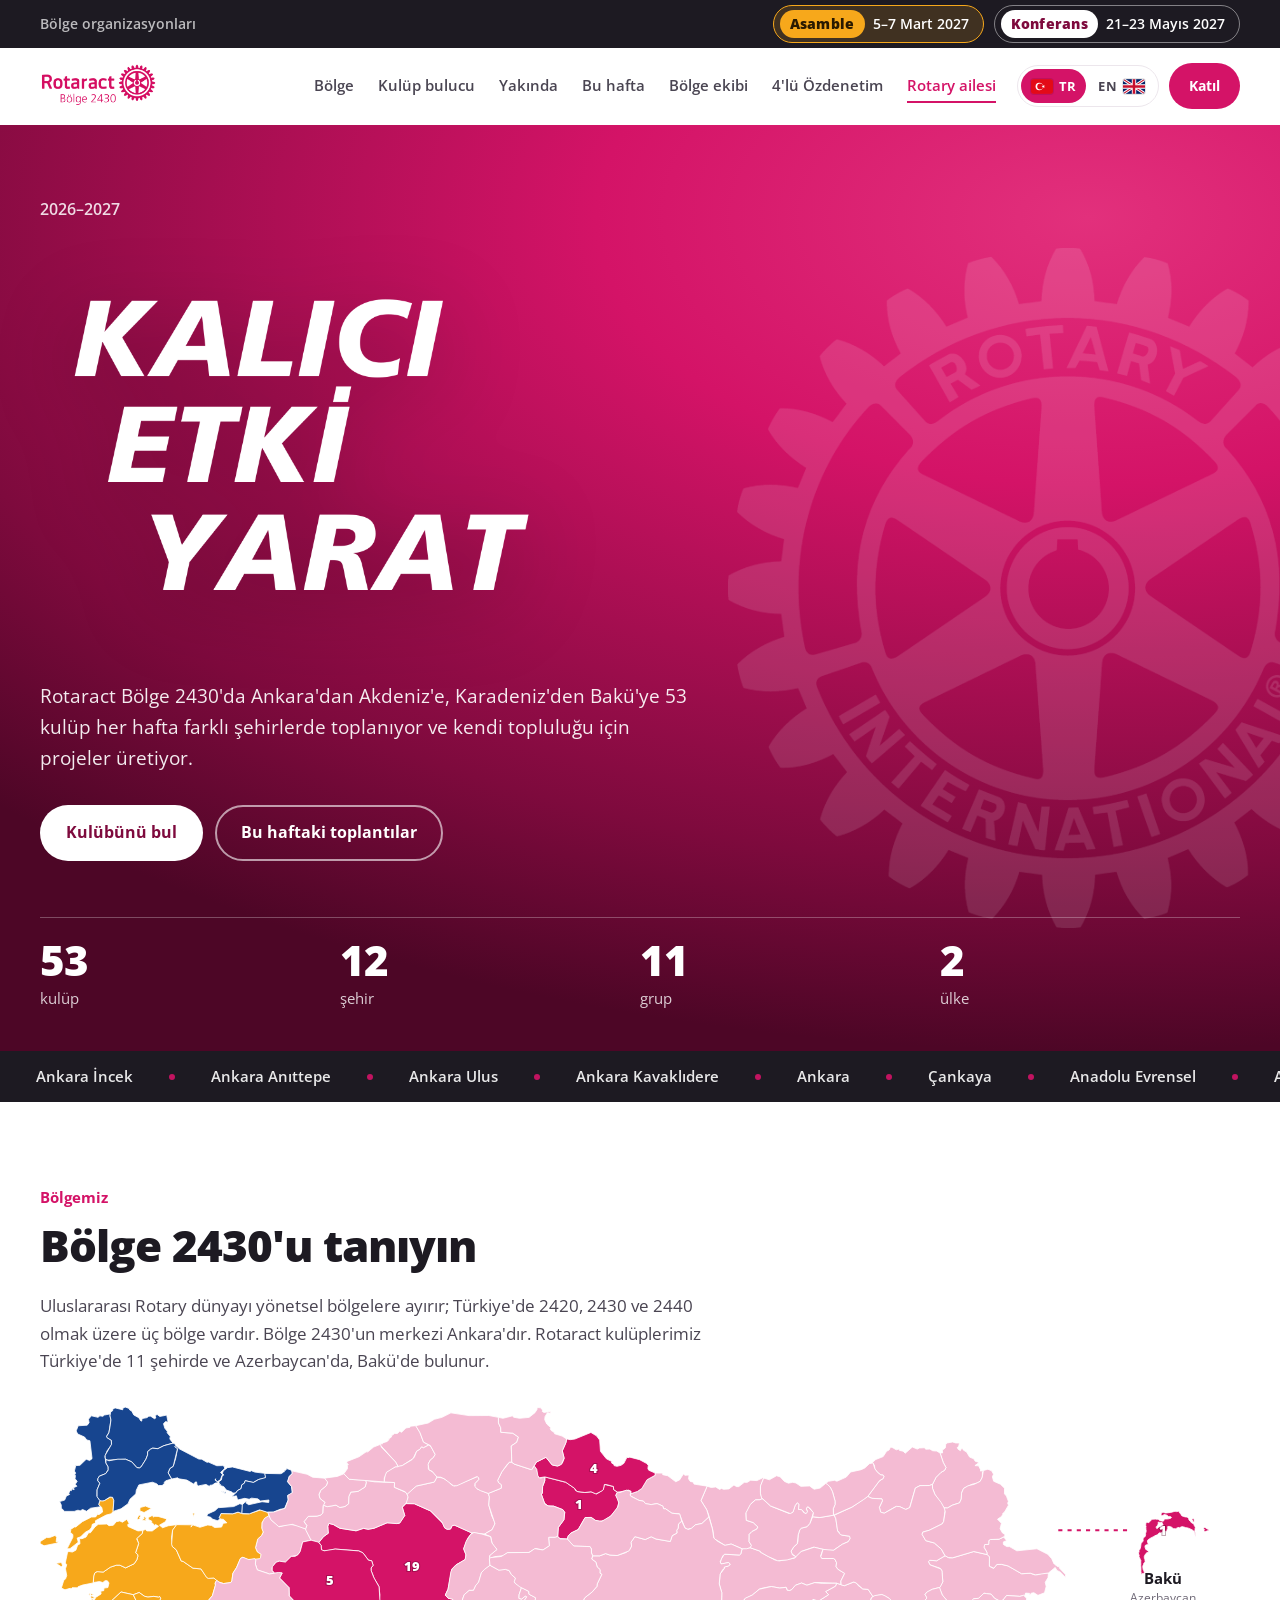
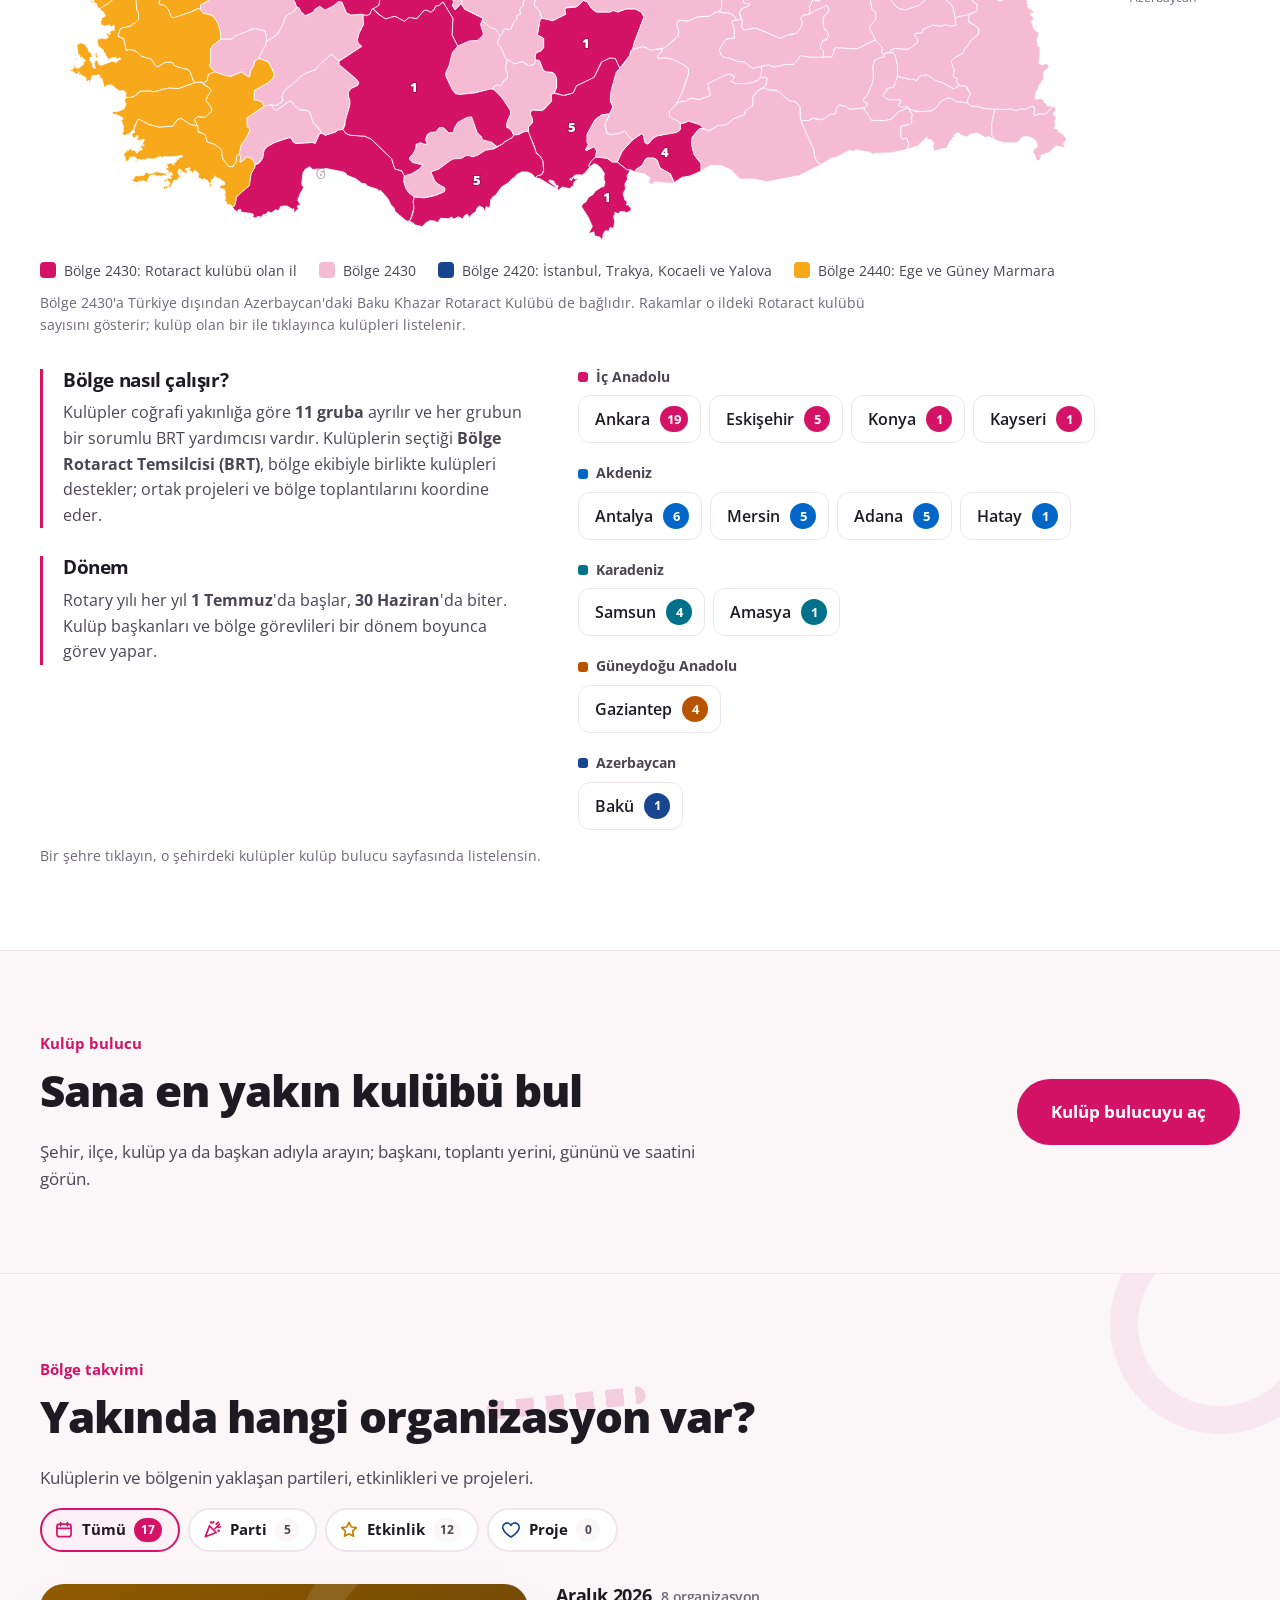
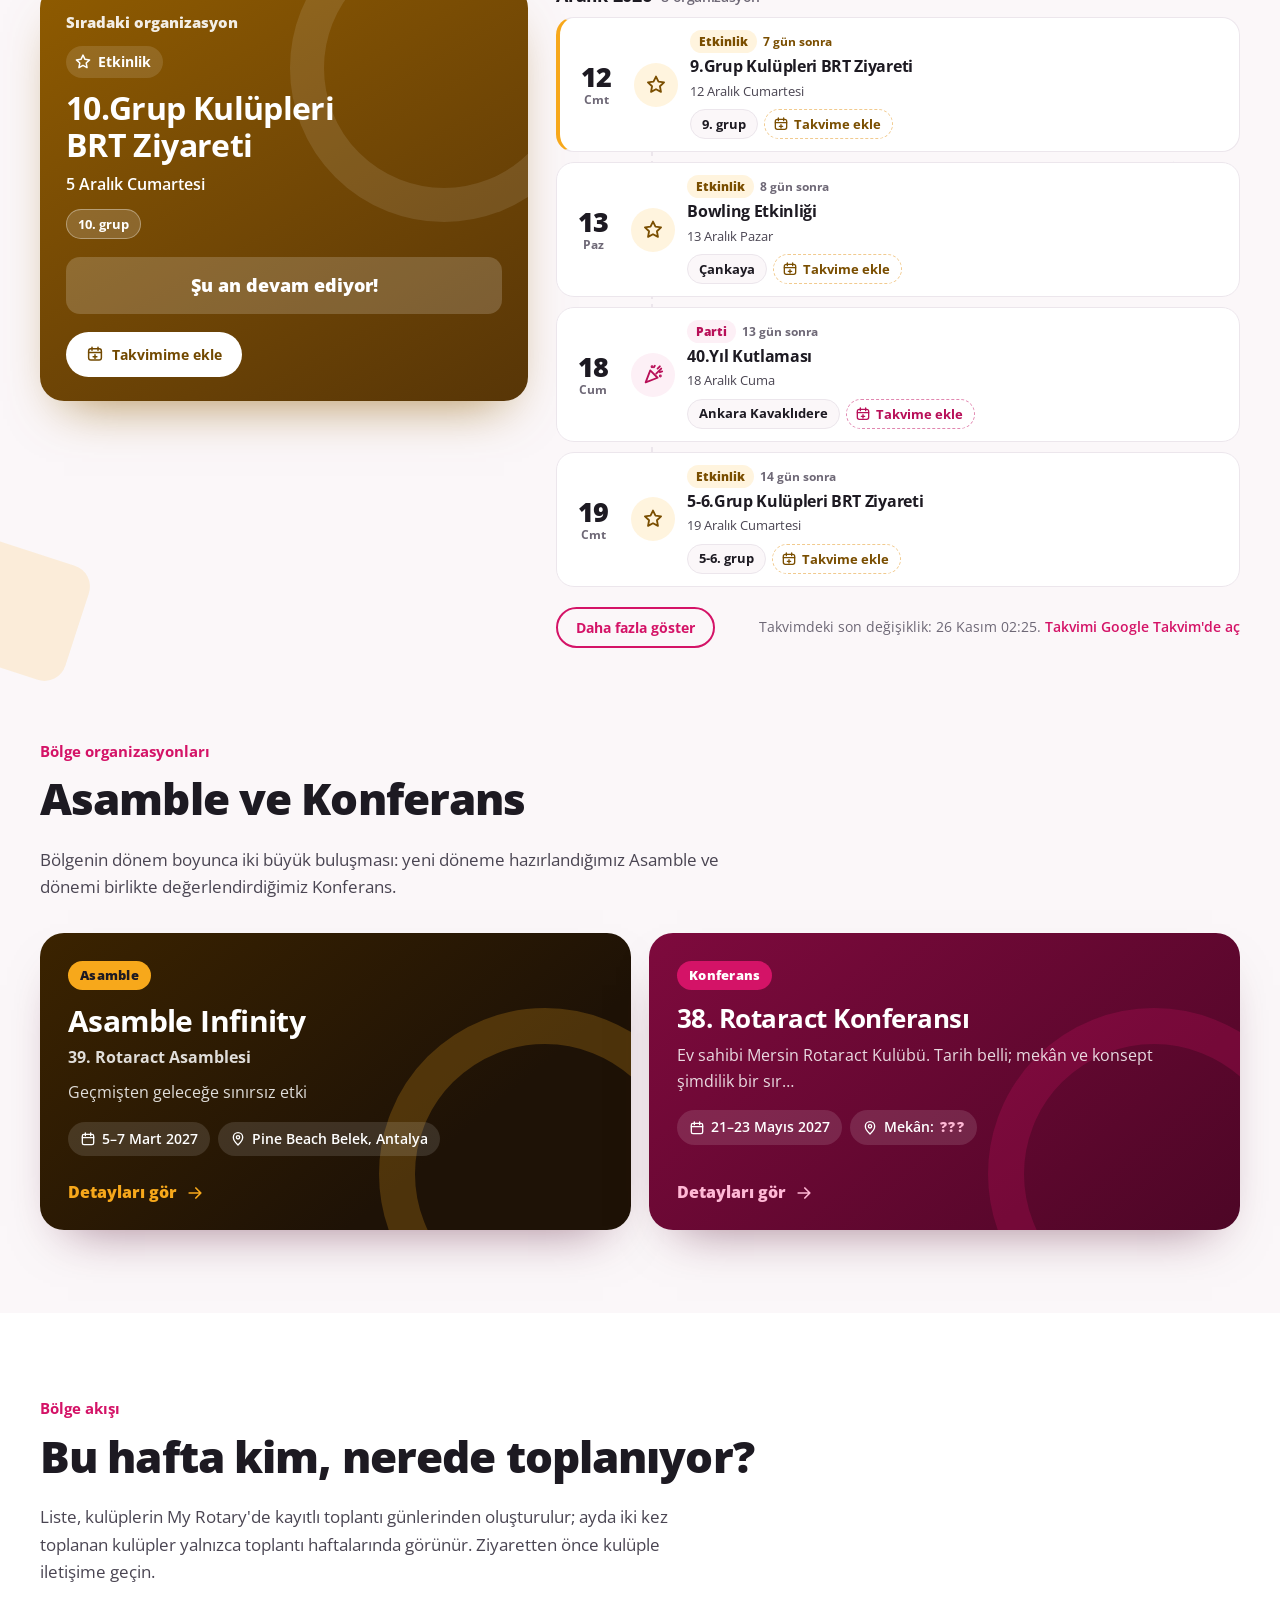
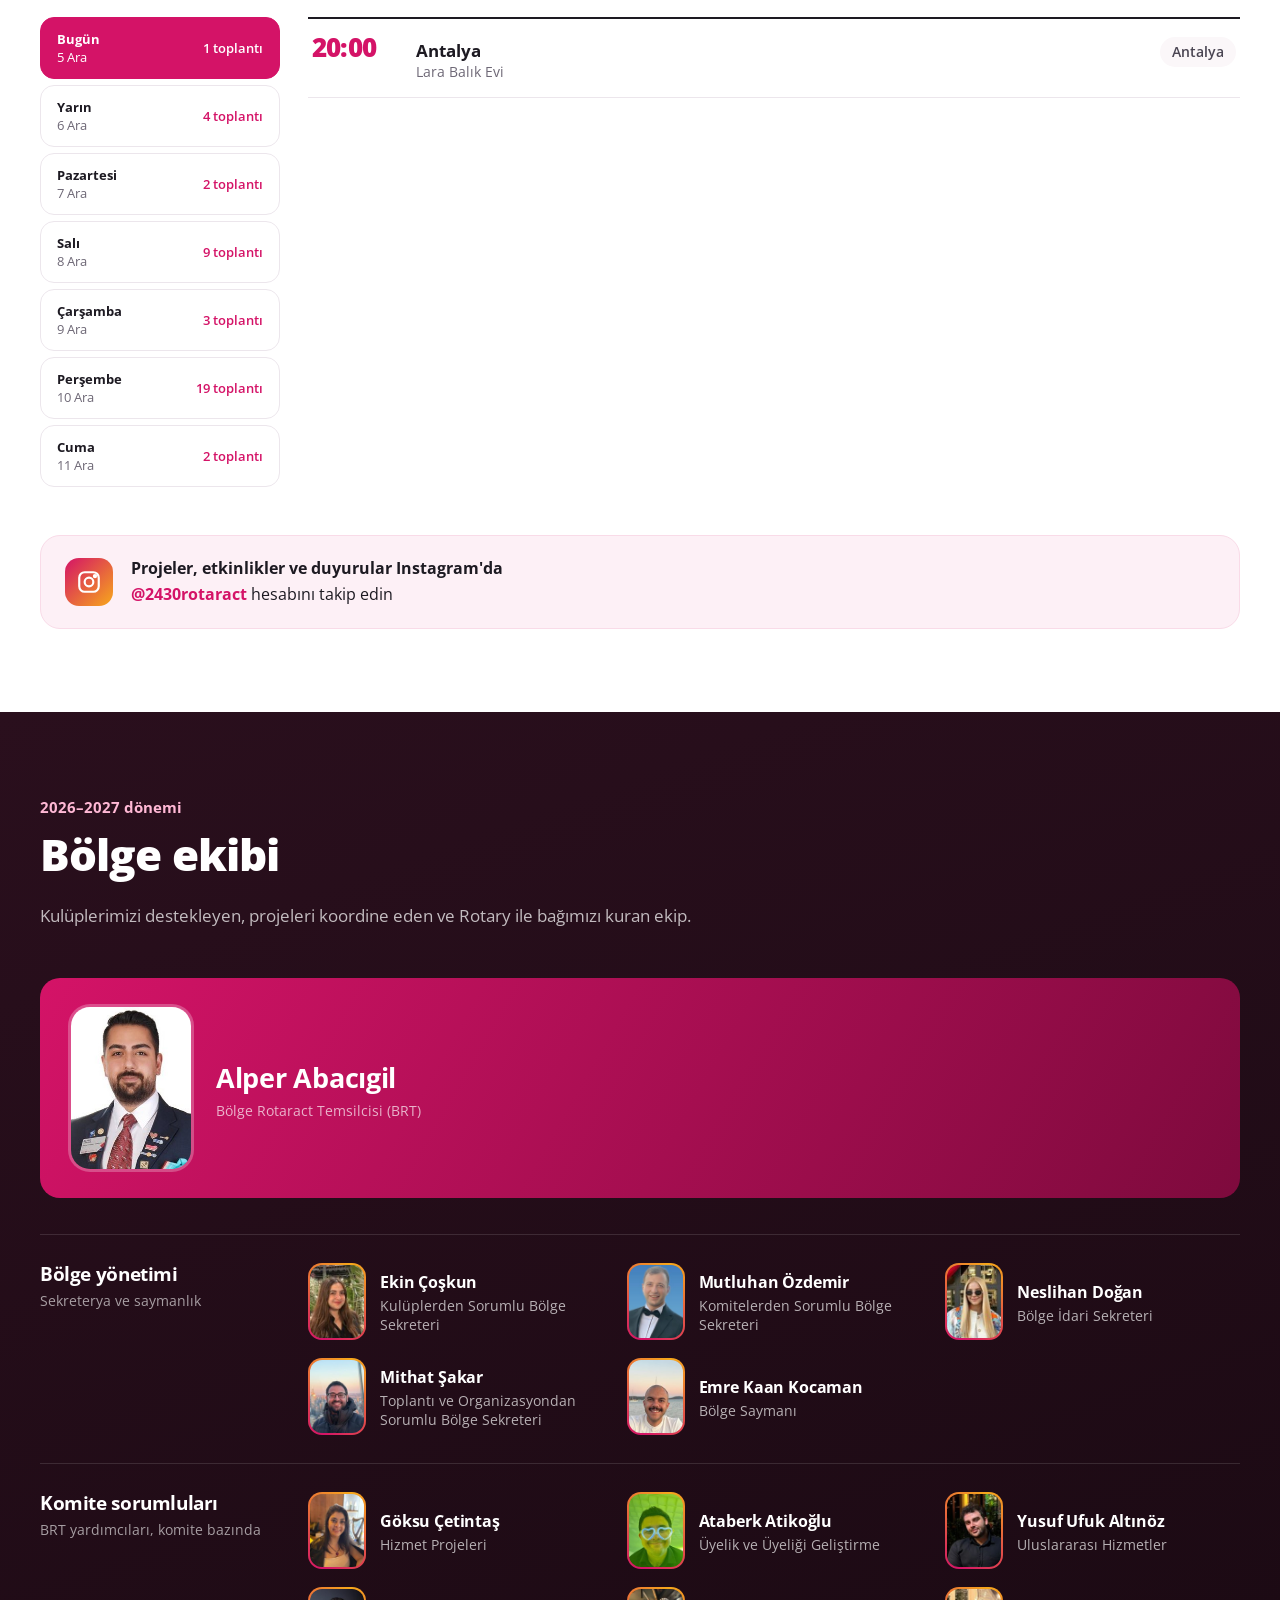
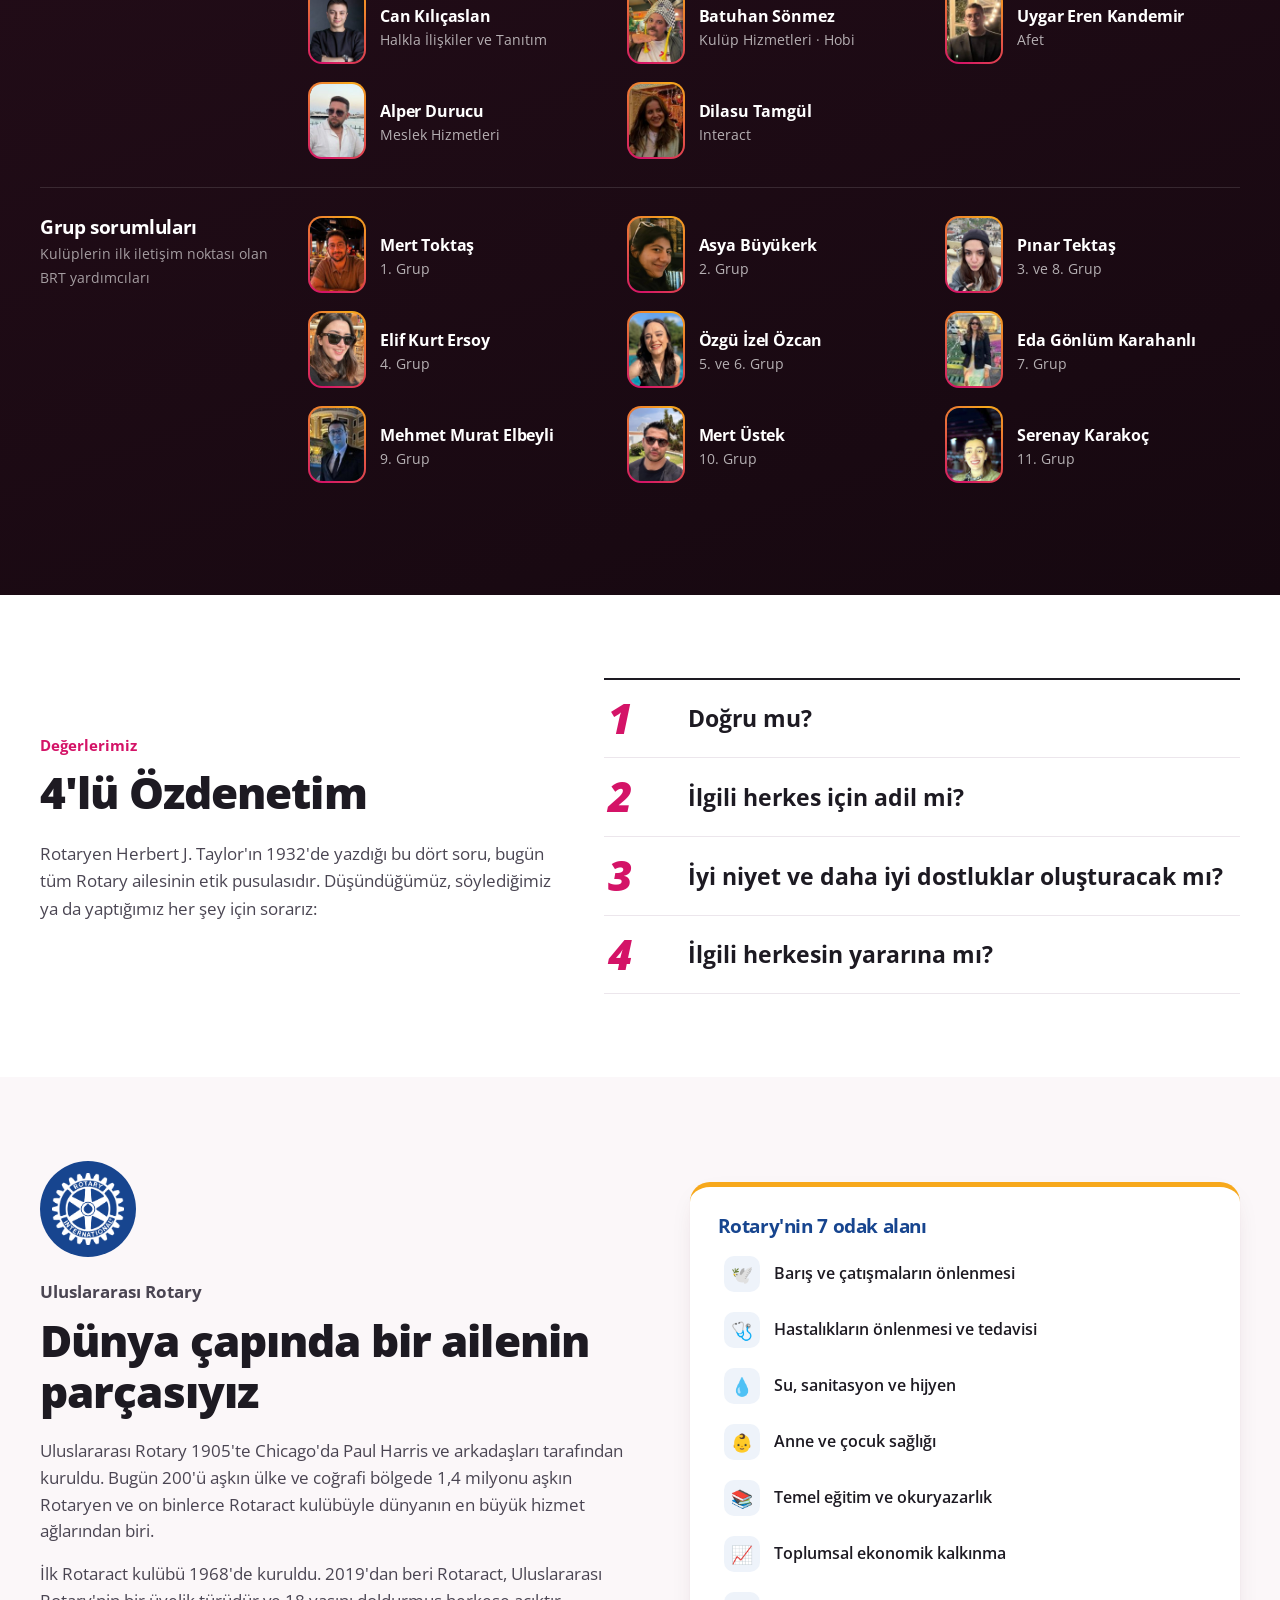
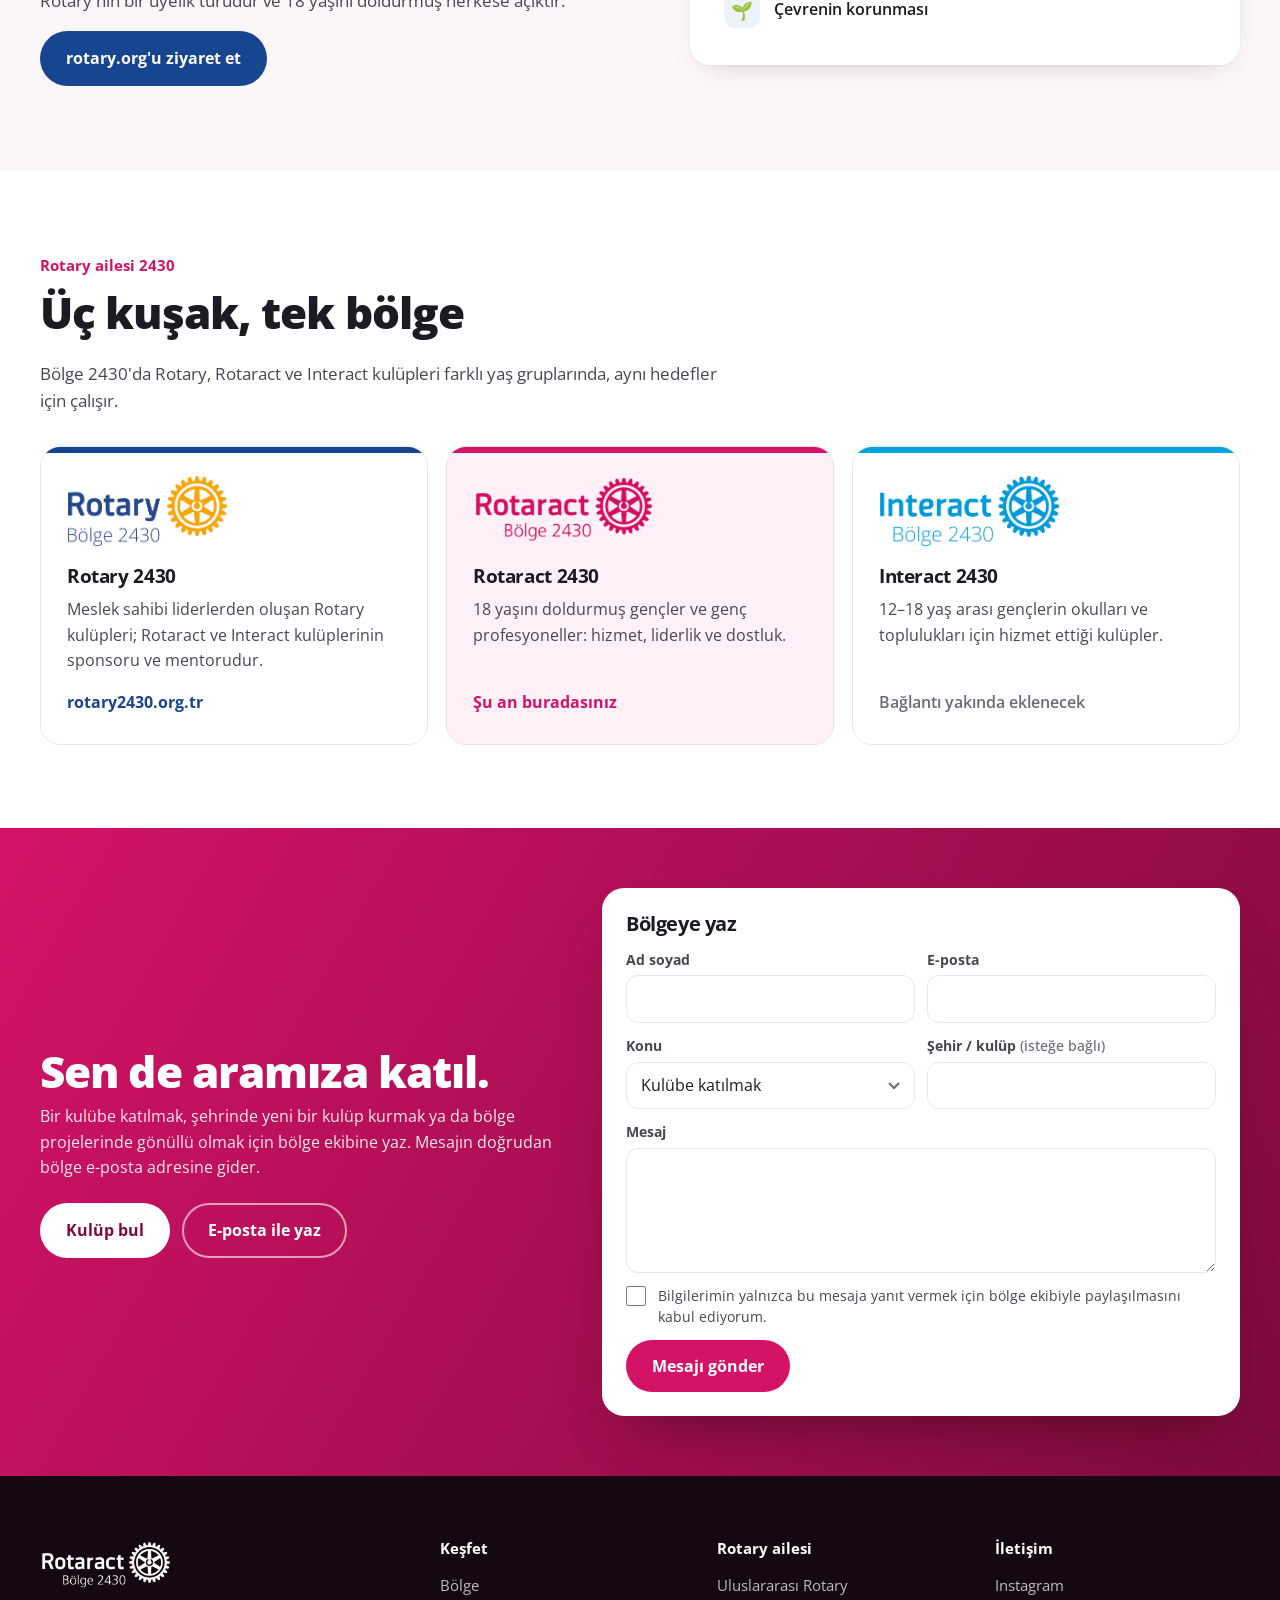
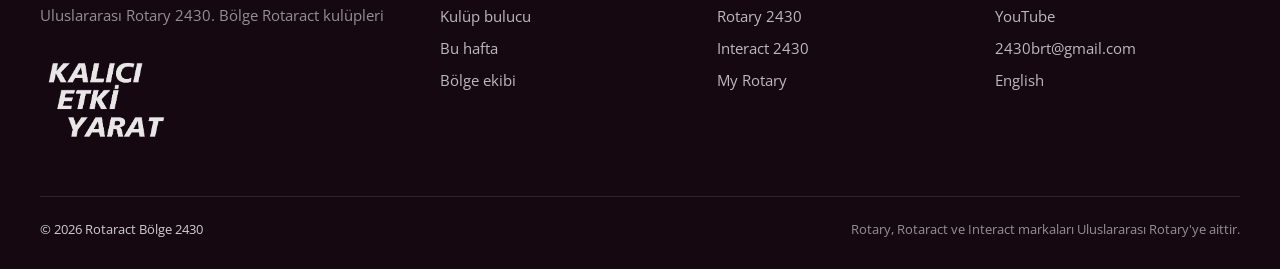
<file: index.html>
<!doctype html>
<html lang="tr">
<head>
  <meta charset="utf-8">
  <meta name="viewport" content="width=device-width, initial-scale=1, viewport-fit=cover">
  <title>Rotaract Bölge 2430</title>
  <meta name="description" content="Rotaract Bölge 2430 — 53 kulüp, kulüp bulucu, haftalık toplantı takvimi, bölge görevlileri ve Rotary ailesi.">
  <meta name="theme-color" content="#D41367">
  <link rel="alternate" hreflang="tr" href="index.html">
  <link rel="alternate" hreflang="en" href="en/index.html">
  <link rel="icon" href="favicon.ico?v=3" sizes="16x16 32x32 48x48">
  <link rel="icon" type="image/png" sizes="32x32" href="assets/favicon-32.png?v=3">
  <link rel="icon" type="image/png" sizes="16x16" href="assets/favicon-16.png?v=3">
  <link rel="apple-touch-icon" sizes="180x180" href="assets/apple-touch-icon.png?v=3">
  <link rel="manifest" href="manifest.webmanifest">
  <meta name="theme-color" content="#D41367">
  <link rel="preconnect" href="https://fonts.googleapis.com">
  <link rel="preconnect" href="https://fonts.gstatic.com" crossorigin>
  <link href="https://fonts.googleapis.com/css2?family=Open+Sans:ital,wght@0,400;0,500;0,600;0,700;0,800;1,800&display=swap" rel="stylesheet">
  <link rel="stylesheet" href="css/style.css?v=20261126b">
</head>
<body>

<!-- ============ ORGANİZASYON ŞERİDİ ============ -->

<!-- ============ HEADER ============ -->
<header class="site-header" id="header">
  <div class="org-bar" id="orgBar">
    <div class="container org-bar-inner">
      <span class="org-bar-label">Bölge organizasyonları</span>
      <a class="org-pill org-pill-asamble" href="asamble.html" data-org-pill="asamble">
        <b>Asamble</b><span data-org-tarih>5–7 Mart 2027</span>
      </a>
      <a class="org-pill org-pill-konferans" href="konferans.html" data-org-pill="konferans">
        <b>Konferans</b><span data-org-tarih>Yakında</span>
      </a>
    </div>
  </div>
  <div class="container header-inner">
    <a href="#top" class="brand" aria-label="Rotaract Bölge 2430 ana sayfa">
      <img src="assets/rotaract-2430.png" alt="Rotaract Bölge 2430" class="brand-logo">
    </a>
    <nav class="main-nav" id="mainNav" aria-label="Ana menü">
      <a href="#bolge">Bölge</a>
      <a href="kulupler.html">Kulüp bulucu</a>
      <a href="#yakinda">Yakında</a>
      <a href="#akis">Bu hafta</a>
      <a href="#gorevliler">Bölge ekibi</a>
      <a href="#ozdenetim">4'lü Özdenetim</a>
      <a href="#aile">Rotary ailesi</a>
      <span class="lang-toggle" role="group" aria-label="Dil">
        <a href="index.html" class="lang-opt" hreflang="tr" lang="tr" aria-current="true"><svg class="bayrak" viewBox="0 0 30 20" aria-hidden="true"><rect width="30" height="20" fill="#E30A17"/><circle cx="11.25" cy="10" r="5" fill="#fff"/><circle cx="12.5" cy="10" r="4" fill="#E30A17"/><polygon points="14.40,10.00 16.09,9.41 16.13,7.62 17.21,9.05 18.92,8.53 17.90,10.00 18.92,11.47 17.21,10.95 16.13,12.38 16.09,10.59" fill="#fff"/></svg><span>TR</span></a>
        <a href="en/index.html" class="lang-opt" hreflang="en" lang="en" aria-label="English version"><span>EN</span><svg class="bayrak" viewBox="0 0 60 40" aria-hidden="true"><rect width="60" height="40" fill="#012169"/><path d="M0,0 60,40M60,0 0,40" stroke="#fff" stroke-width="8"/><path d="M0,0 60,40M60,0 0,40" stroke="#C8102E" stroke-width="3"/><path d="M30,0V40M0,20H60" stroke="#fff" stroke-width="12"/><path d="M30,0V40M0,20H60" stroke="#C8102E" stroke-width="7"/></svg></a>
      </span>
      <a href="#katil" class="btn btn-sm btn-primary nav-cta">Katıl</a>
    </nav>
    <button class="nav-toggle" id="navToggle" aria-label="Menüyü aç" aria-expanded="false" aria-controls="mainNav">
      <span></span><span></span><span></span>
    </button>
  </div>
</header>

<main id="top">

  <!-- ============ HERO ============ -->
  <section class="hero">
    <div class="hero-bg" aria-hidden="true">
      <div class="hero-wheel"><img src="assets/rotary.webp" alt="" fetchpriority="low" decoding="async"></div>
    </div>
    <div class="container hero-inner">
      <div class="hero-copy">
        <p class="hero-kicker load"><span class="donem"></span></p>
        <h1 class="load hero-title"><img src="assets/tema-beyaz.png" width="818" height="646" fetchpriority="high" alt="Kalıcı Etki Yarat"></h1>
        <p class="lead load">Rotaract Bölge 2430'da Ankara'dan Akdeniz'e, Karadeniz'den Bakü'ye <span data-count="kulup"></span> kulüp her hafta farklı şehirlerde toplanıyor ve kendi topluluğu için projeler üretiyor.</p>
        <div class="hero-actions load">
          <a href="kulupler.html" class="btn btn-light">Kulübünü bul</a>
          <a href="#akis" class="btn btn-ghost-light">Bu haftaki toplantılar</a>
        </div>
      </div>
    </div>
    <dl class="container stats load">
      <div><dt data-count="kulup">0</dt><dd>kulüp</dd></div>
      <div><dt data-count="il">0</dt><dd>şehir</dd></div>
      <div><dt data-count="grup">0</dt><dd>grup</dd></div>
      <div><dt data-count="ulke">0</dt><dd>ülke</dd></div>
    </dl>
  </section>

  <!-- ============ TICKER ============ -->
  <div class="ticker" aria-hidden="true"><div class="ticker-track" id="tickerTrack"></div></div>

  <!-- ============ BÖLGE ============ -->
  <section class="section" id="bolge">
    <div class="container">
      <div class="section-head">
        <p class="eyebrow">Bölgemiz</p>
        <h2>Bölge 2430'u tanıyın</h2>
        <p class="section-lead">Uluslararası Rotary dünyayı yönetsel bölgelere ayırır; Türkiye'de 2420, 2430 ve 2440 olmak üzere üç bölge vardır. Bölge 2430'un merkezi Ankara'dır. Rotaract kulüplerimiz Türkiye'de <span data-count="ilTR"></span> şehirde ve Azerbaycan'da, Bakü'de bulunur.</p>
      </div>

      <figure class="tr-map" id="trMap">
        <div class="tr-map-canvas">
          <svg id="trMapSvg" role="group" aria-labelledby="trMapCaption"></svg>
          <div class="map-tip" id="mapTip" hidden></div>
        </div>
        <figcaption id="trMapCaption">
          <ul class="map-legend">
            <li><i class="sw sw-2430-club"></i>Bölge 2430: Rotaract kulübü olan il</li>
            <li><i class="sw sw-2430"></i>Bölge 2430</li>
            <li><i class="sw sw-2420"></i>Bölge 2420: İstanbul, Trakya, Kocaeli ve Yalova</li>
            <li><i class="sw sw-2440"></i>Bölge 2440: Ege ve Güney Marmara</li>
          </ul>
          <p class="map-note">Bölge 2430'a Türkiye dışından Azerbaycan'daki Baku Khazar Rotaract Kulübü de bağlıdır. Rakamlar o ildeki Rotaract kulübü sayısını gösterir; kulüp olan bir ile tıklayınca kulüpleri listelenir.</p>
        </figcaption>
      </figure>

      <div class="region-layout">
        <div class="region-info">
          <div class="info-block">
            <h3>Bölge nasıl çalışır?</h3>
            <p>Kulüpler coğrafi yakınlığa göre <strong>11 gruba</strong> ayrılır ve her grubun bir sorumlu BRT yardımcısı vardır. Kulüplerin seçtiği <strong>Bölge Rotaract Temsilcisi (BRT)</strong>, bölge ekibiyle birlikte kulüpleri destekler; ortak projeleri ve bölge toplantılarını koordine eder.</p>
          </div>
          <div class="info-block">
            <h3>Dönem</h3>
            <p>Rotary yılı her yıl <strong>1 Temmuz</strong>'da başlar, <strong>30 Haziran</strong>'da biter. Kulüp başkanları ve bölge görevlileri bir dönem boyunca görev yapar.</p>
          </div>
        </div>

        <div class="province-board" id="provinceBoard" aria-label="Kulüp bulunan şehirler"></div>
      </div>
      <p class="hint">Bir şehre tıklayın, o şehirdeki kulüpler kulüp bulucu sayfasında listelensin.</p>
    </div>
  </section>

  <!-- ============ KULÜP BULUCU (ayrı sayfa) ============ -->
  <section class="finder-teaser" id="kulup-bulucu">
    <div class="container finder-teaser-inner">
      <div>
        <p class="eyebrow">Kulüp bulucu</p>
        <h2>Sana en yakın kulübü bul</h2>
        <p class="section-lead">Şehir, ilçe, kulüp ya da başkan adıyla arayın; başkanı, toplantı yerini, gününü ve saatini görün.</p>
      </div>
      <a href="kulupler.html" class="btn btn-primary btn-lg">Kulüp bulucuyu aç</a>
    </div>
  </section>

  <!-- ============ YAKINDA (bölge takvimi) ============ -->
  <section class="section ev-section" id="yakinda">
    <div class="ev-deco" aria-hidden="true"><i class="d1"></i><i class="d2"></i><i class="d3"></i><i class="d4"></i></div>
    <div class="container">
      <div class="section-head section-head-row ev-head">
        <div>
          <p class="eyebrow">Bölge takvimi</p>
          <h2>Yakında hangi organizasyon var?</h2>
          <p class="section-lead">Kulüplerin ve bölgenin yaklaşan partileri, etkinlikleri ve projeleri.</p>
        </div>
        <div class="ev-filters" id="evFilters" role="group" aria-label="Türe göre filtrele"></div>
      </div>
      <div class="ev-layout">
        <article class="ev-next" id="evNext" aria-busy="true"></article>
        <div class="ev-timeline">
          <div id="evList"></div>
          <p class="ev-empty" id="evEmpty" hidden></p><p class="sr-only" id="evStatus" role="status"></p>
          <div class="ev-foot">
            <button type="button" class="btn btn-outline btn-sm" id="evMore" hidden>Daha fazla göster</button>
            <p class="ev-meta"><span id="evUpdated"></span> <a href="https://calendar.google.com/calendar/embed?src=4ac81012596c6ed97410d0d7dd0fbdb896f464ecaa55b26d8ead80ca5c4f2ba6%40group.calendar.google.com&amp;ctz=Europe%2FIstanbul" target="_blank" rel="noopener">Takvimi Google Takvim'de aç</a></p>
          </div>
        </div>
      </div>
    </div>
  </section>

  <!-- ============ AKIŞ / BU HAFTA ============ -->
  <section class="section section-tint org-sec" id="organizasyonlar">
    <div class="container">
      <div class="section-head">
        <p class="eyebrow">Bölge organizasyonları</p>
        <h2>Asamble ve Konferans</h2>
        <p class="section-lead">Bölgenin dönem boyunca iki büyük buluşması: yeni döneme hazırlandığımız Asamble ve dönemi birlikte değerlendirdiğimiz Konferans.</p>
      </div>
      <div class="oc-list" id="orgCards">
        <a class="oc oc-asamble" href="asamble.html"><span class="oc-tur">Asamble</span><h3 class="oc-ad">Bölge Asamblesi</h3><span class="oc-cta">Detayları gör</span></a>
        <a class="oc oc-konferans" href="konferans.html"><span class="oc-tur">Konferans</span><h3 class="oc-ad">Bölge Konferansı</h3><span class="oc-cta">Detayları gör</span></a>
      </div>
    </div>
  </section>

  <section class="section" id="akis">
    <div class="container">
      <div class="section-head section-head-row">
        <div>
          <p class="eyebrow">Bölge akışı</p>
          <h2>Bu hafta kim, nerede toplanıyor?</h2>
          <p class="section-lead">Liste, kulüplerin My Rotary'de kayıtlı toplantı günlerinden oluşturulur; ayda iki kez toplanan kulüpler yalnızca toplantı haftalarında görünür. Ziyaretten önce kulüple iletişime geçin.</p>
        </div>
      </div>

      <div class="week" id="week">
        <div class="week-tabs" id="weekTabs" role="tablist" aria-label="Haftanın günleri"></div>
        <div role="tabpanel" id="agendaPanel" aria-labelledby="day-0"><ol class="agenda" id="agenda"></ol></div>
      </div>

      <div class="news" id="newsWrap" hidden>
        <h3 class="news-title">Kulüplerden haberler</h3>
        <div class="feed" id="feed"></div>
      </div>

      <a class="insta-band" id="instaBand" target="_blank" rel="noopener">
        <span class="insta-icon" aria-hidden="true">
          <svg viewBox="0 0 24 24"><rect x="3" y="3" width="18" height="18" rx="5"/><circle cx="12" cy="12" r="4"/><circle cx="17.5" cy="6.5" r="1" fill="currentColor"/></svg>
        </span>
        <span><strong>Projeler, etkinlikler ve duyurular Instagram'da</strong><br><span id="instaHandle"></span> hesabını takip edin</span>
      </a>
    </div>
  </section>

  <!-- ============ GÖREVLİLER ============ -->
  <section class="section section-dark" id="gorevliler">
    <div class="container">
      <div class="team-head">
        <div>
          <p class="eyebrow eyebrow-light"><span class="donem"></span> dönemi</p>
          <h2>Bölge ekibi</h2>
          <p class="section-lead">Kulüplerimizi destekleyen, projeleri koordine eden ve Rotary ile bağımızı kuran ekip.</p>
        </div>
      </div>
      <div id="team"></div>
    </div>
  </section>

  <!-- ============ 4'LÜ ÖZDENETİM ============ -->
  <section class="section" id="ozdenetim">
    <div class="container fourway-layout">
      <div>
        <p class="eyebrow">Değerlerimiz</p>
        <h2>4'lü Özdenetim</h2>
        <p class="section-lead">Rotaryen Herbert J. Taylor'ın 1932'de yazdığı bu dört soru, bugün tüm Rotary ailesinin etik pusulasıdır. Düşündüğümüz, söylediğimiz ya da yaptığımız her şey için sorarız:</p>
      </div>
      <ol class="fourway">
        <li><span class="num">1</span><p>Doğru mu?</p></li>
        <li><span class="num">2</span><p>İlgili herkes için adil mi?</p></li>
        <li><span class="num">3</span><p>İyi niyet ve daha iyi dostluklar oluşturacak mı?</p></li>
        <li><span class="num">4</span><p>İlgili herkesin yararına mı?</p></li>
      </ol>
    </div>
  </section>

  <!-- ============ ROTARY INTERNATIONAL ============ -->
  <section class="section section-tint" id="rotary-international">
    <div class="container ri-layout">
      <div class="ri-copy">
        <div class="ri-emblem"><img src="assets/rotary.webp" alt="Rotary International amblemi"></div>
        <p class="eyebrow eyebrow-blue">Uluslararası Rotary</p>
        <h2>Dünya çapında bir ailenin parçasıyız</h2>
        <p>Uluslararası Rotary 1905'te Chicago'da Paul Harris ve arkadaşları tarafından kuruldu. Bugün 200'ü aşkın ülke ve coğrafi bölgede 1,4 milyonu aşkın Rotaryen ve on binlerce Rotaract kulübüyle dünyanın en büyük hizmet ağlarından biri.</p>
        <p>İlk Rotaract kulübü 1968'de kuruldu. 2019'dan beri Rotaract, Uluslararası Rotary'nin bir üyelik türüdür ve 18 yaşını doldurmuş herkese açıktır.</p>
        <a class="btn btn-blue" href="#" data-link="rotaryInternational" target="_blank" rel="noopener">rotary.org'u ziyaret et</a>
      </div>
      <div class="focus">
        <h3>Rotary'nin 7 odak alanı</h3>
        <ul>
          <li><span aria-hidden="true">🕊️</span>Barış ve çatışmaların önlenmesi</li>
          <li><span aria-hidden="true">🩺</span>Hastalıkların önlenmesi ve tedavisi</li>
          <li><span aria-hidden="true">💧</span>Su, sanitasyon ve hijyen</li>
          <li><span aria-hidden="true">👶</span>Anne ve çocuk sağlığı</li>
          <li><span aria-hidden="true">📚</span>Temel eğitim ve okuryazarlık</li>
          <li><span aria-hidden="true">📈</span>Toplumsal ekonomik kalkınma</li>
          <li><span aria-hidden="true">🌱</span>Çevrenin korunması</li>
        </ul>
      </div>
    </div>
  </section>

  <!-- ============ ROTARY AİLESİ ============ -->
  <section class="section" id="aile">
    <div class="container">
      <div class="section-head">
        <p class="eyebrow">Rotary ailesi 2430</p>
        <h2>Üç kuşak, tek bölge</h2>
        <p class="section-lead">Bölge 2430'da Rotary, Rotaract ve Interact kulüpleri farklı yaş gruplarında, aynı hedefler için çalışır.</p>
      </div>
      <div class="family">
        <a class="fam-card fam-rotary" href="#" data-link="rotary2430" target="_blank" rel="noopener">
          <div class="fam-logo"><img src="assets/rotary-2430.png" alt="Rotary Bölge 2430"></div>
          <h3>Rotary 2430</h3>
          <p>Meslek sahibi liderlerden oluşan Rotary kulüpleri; Rotaract ve Interact kulüplerinin sponsoru ve mentorudur.</p>
          <span class="fam-link">rotary2430.org.tr</span>
        </a>
        <div class="fam-card fam-rotaract">
          <div class="fam-logo"><img src="assets/rotaract-2430.png" alt="Rotaract Bölge 2430"></div>
          <h3>Rotaract 2430</h3>
          <p>18 yaşını doldurmuş gençler ve genç profesyoneller: hizmet, liderlik ve dostluk.</p>
          <span class="fam-link">Şu an buradasınız</span>
        </div>
        <a class="fam-card fam-interact" href="#" data-link="interact2430" target="_blank" rel="noopener">
          <div class="fam-logo" data-fallback="Interact 2430"><img src="assets/interact-2430.png" alt="Interact Bölge 2430"></div>
          <h3>Interact 2430</h3>
          <p>12–18 yaş arası gençlerin okulları ve toplulukları için hizmet ettiği kulüpler.</p>
          <span class="fam-link" data-interact-label>Siteye git</span>
        </a>
      </div>
    </div>
  </section>

  <!-- ============ KATIL ============ -->
  <section class="cta" id="katil">
    <div class="container cta-grid">
      <div class="cta-metin">
        <h2>Sen de aramıza katıl.</h2>
        <p>Bir kulübe katılmak, şehrinde yeni bir kulüp kurmak ya da bölge projelerinde gönüllü olmak için bölge ekibine yaz. Mesajın doğrudan bölge e-posta adresine gider.</p>
        <div class="cta-actions">
          <a href="kulupler.html" class="btn btn-light">Kulüp bul</a>
          <a href="#" class="btn btn-ghost-light" id="ctaMail">E-posta ile yaz</a>
        </div>
      </div>
      <form class="iletisim" id="iletisimForm" novalidate>
        <h3>Bölgeye yaz</h3>
        <div class="if-satir">
          <label class="if-alan"><span>Ad soyad</span><input name="ad" autocomplete="name" autocapitalize="words" enterkeyhint="next" required maxlength="80"></label>
          <label class="if-alan"><span>E-posta</span><input name="email" type="email" autocomplete="email" inputmode="email" autocapitalize="off" autocorrect="off" spellcheck="false" enterkeyhint="next" required maxlength="120"></label>
        </div>
        <div class="if-satir">
          <label class="if-alan"><span>Konu</span>
            <select name="konu" required>
              <option value="Kulübe katılmak">Kulübe katılmak</option>
              <option value="Yeni kulüp kurmak">Yeni kulüp kurmak</option>
              <option value="Gönüllülük / proje">Gönüllülük / proje</option>
              <option value="İş birliği / sponsorluk">İş birliği / sponsorluk</option>
              <option value="Diğer">Diğer</option>
            </select></label>
          <label class="if-alan"><span>Şehir / kulüp <em>(isteğe bağlı)</em></span><input name="sehir" autocomplete="address-level2" autocapitalize="words" enterkeyhint="next" maxlength="80"></label>
        </div>
        <label class="if-alan"><span>Mesaj</span><textarea name="mesaj" rows="4" required maxlength="3000"></textarea></label>
        <input type="text" name="_honey" class="if-tuzak" tabindex="-1" autocomplete="off" aria-hidden="true">
        <label class="if-onay"><input type="checkbox" name="onay" required><span>Bilgilerimin yalnızca bu mesaja yanıt vermek için bölge ekibiyle paylaşılmasını kabul ediyorum.</span></label>
        <button class="btn btn-primary if-gonder" type="submit">Mesajı gönder</button>
        <p class="if-durum" id="iletisimDurum" role="status" aria-live="polite"></p>
      </form>
    </div>
  </section>
</main>

<!-- ============ FOOTER ============ -->
<footer class="site-footer">
  <div class="container footer-grid">
    <div>
      <img src="assets/rotaract-2430.png" alt="Rotaract Bölge 2430" class="footer-logo">
      <p class="muted">Uluslararası Rotary 2430. Bölge Rotaract kulüpleri</p>
      <img src="assets/tema-beyaz.png" alt="Kalıcı Etki Yarat" class="footer-theme" loading="lazy" width="818" height="646">
    </div>
    <div>
      <h4>Keşfet</h4>
      <a href="#bolge">Bölge</a>
      <a href="kulupler.html">Kulüp bulucu</a>
      <a href="#akis">Bu hafta</a>
      <a href="#gorevliler">Bölge ekibi</a>
    </div>
    <div>
      <h4>Rotary ailesi</h4>
      <a href="#" data-link="rotaryInternational" target="_blank" rel="noopener">Uluslararası Rotary</a>
      <a href="#" data-link="rotary2430" target="_blank" rel="noopener">Rotary 2430</a>
      <a href="#" data-link="interact2430" target="_blank" rel="noopener">Interact 2430</a>
      <a href="#" data-link="myRotary" target="_blank" rel="noopener">My Rotary</a>
    </div>
    <div>
      <h4>İletişim</h4>
      <a href="#" data-social="instagram" target="_blank" rel="noopener">Instagram</a>
      <a href="#" data-social="youtube" target="_blank" rel="noopener">YouTube</a>
      <a href="#" id="footerMail"></a>
      <a href="en/index.html" hreflang="en" lang="en">English</a>
    </div>
  </div>
  <div class="container footer-bottom">
    <span>© <span id="year"></span> Rotaract Bölge 2430</span>
    <span class="muted">Rotary, Rotaract ve Interact markaları Uluslararası Rotary'ye aittir.</span>
  </div>
</footer>

<!-- ============ KULÜP MODAL ============ -->
<div class="modal" id="clubModal" hidden>
  <div class="modal-backdrop" data-close></div>
  <div class="modal-panel" role="dialog" aria-modal="true" aria-labelledby="modalTitle">
    <button class="modal-close" data-close aria-label="Kapat">×</button>
    <div id="modalBody"></div>
  </div>
</div>

<script src="js/data.js?v=20261126b"></script>
<script src="js/harita.js?v=20261126b"></script>
<script src="js/etkinlik.js?v=20261126b"></script>
<script src="js/app.js?v=20261126b"></script>
</body>
</html>
</file>
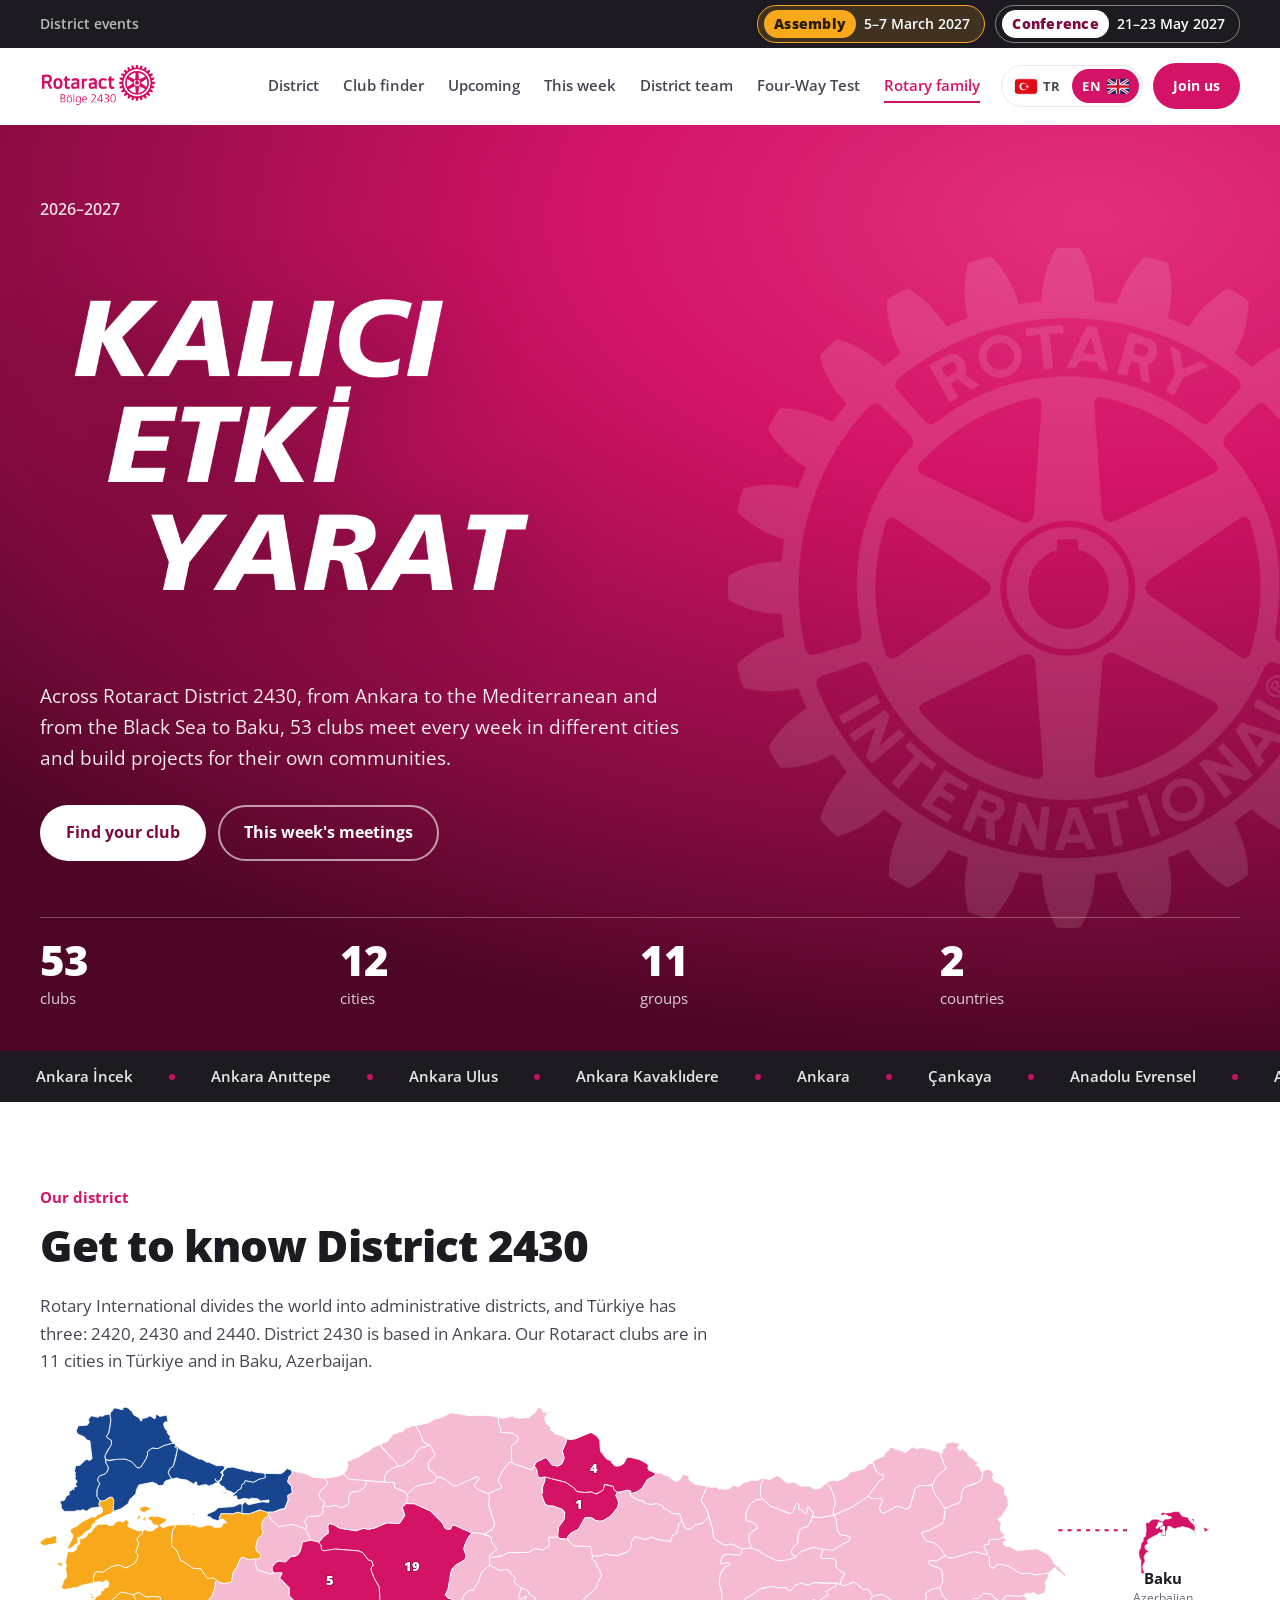
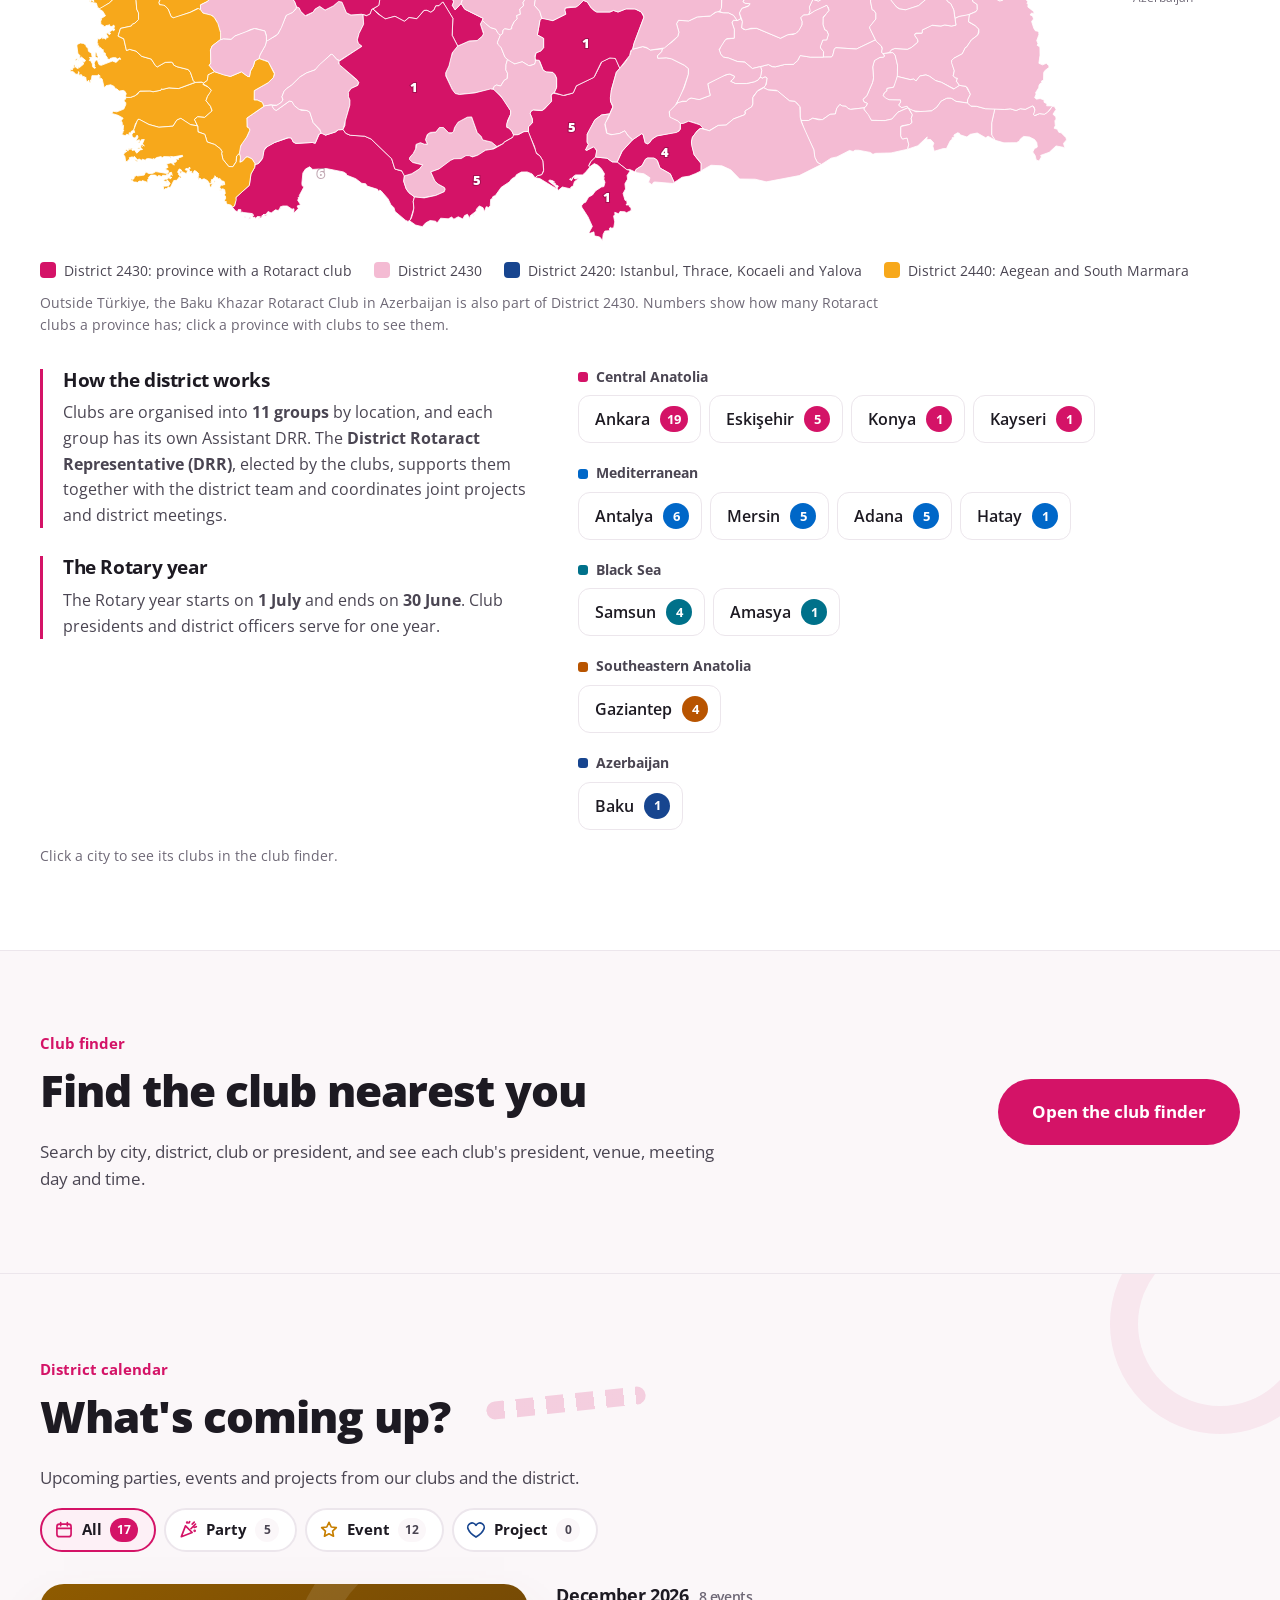
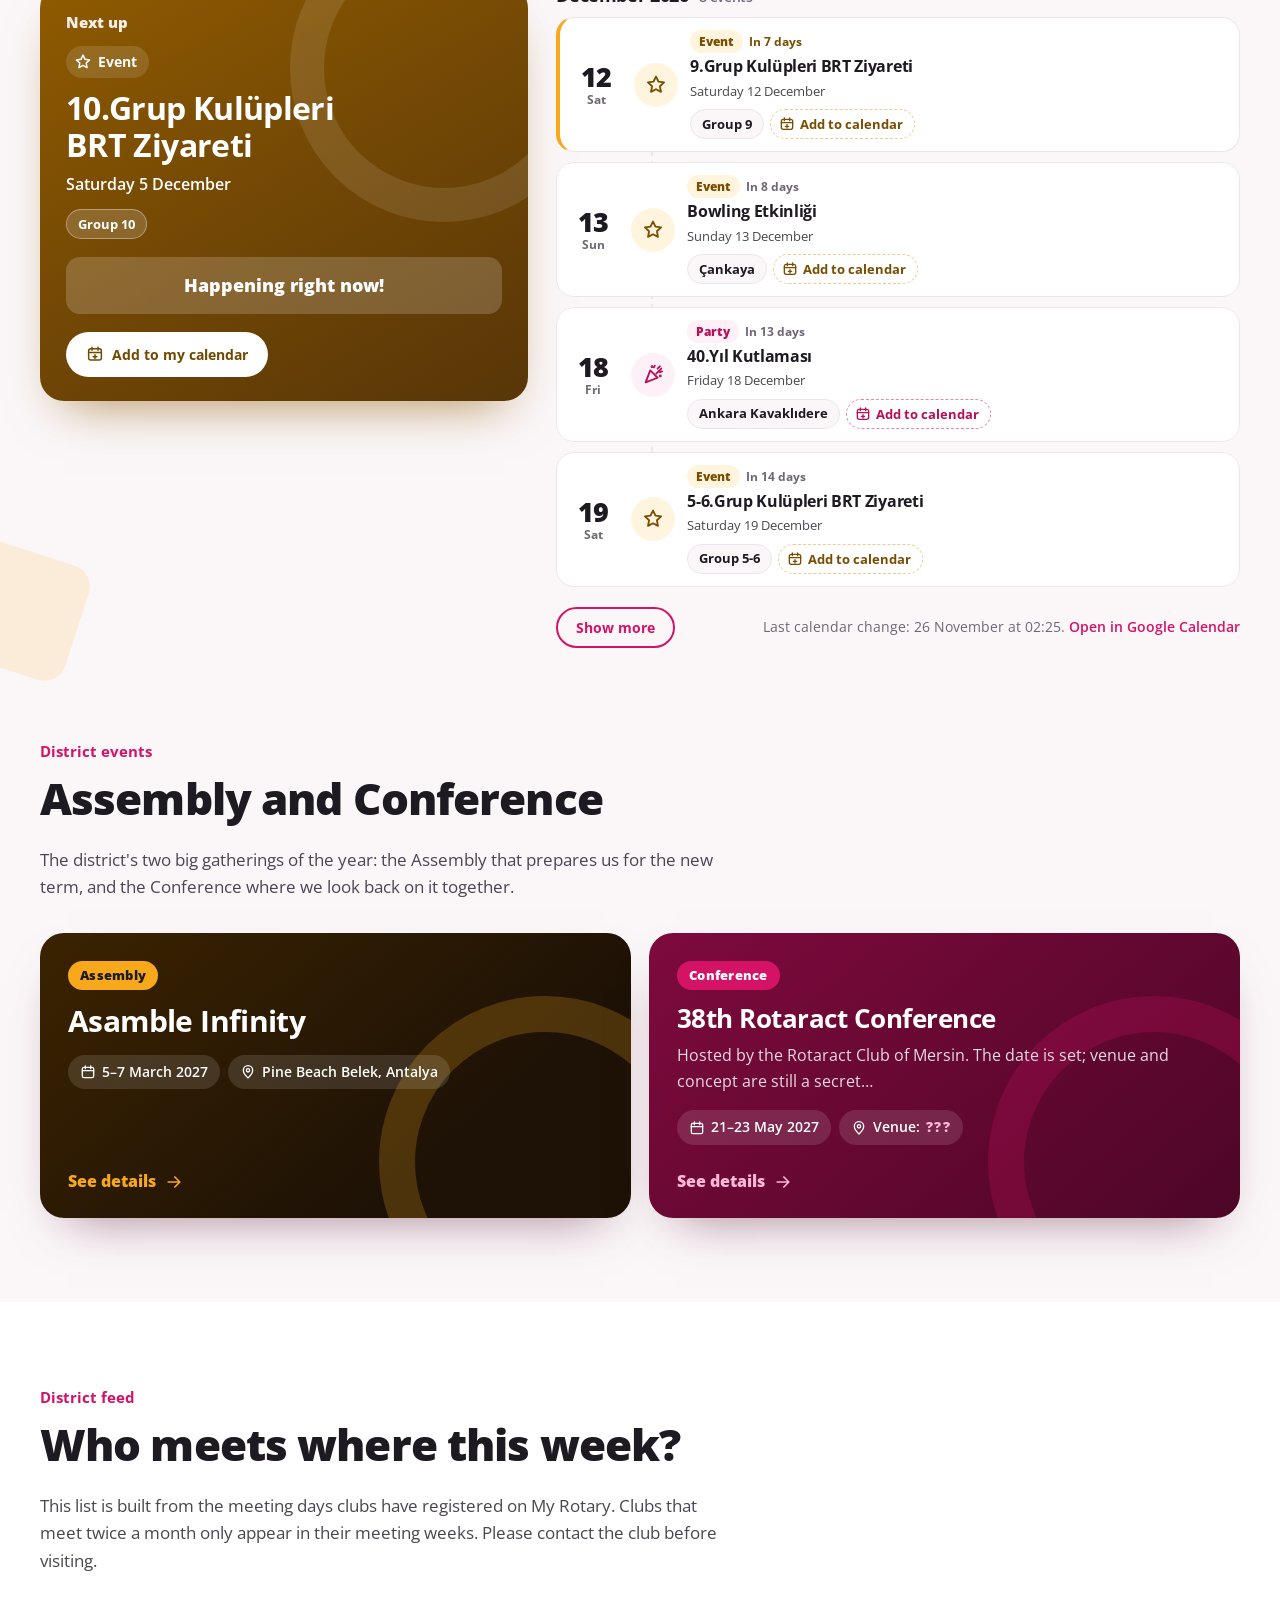
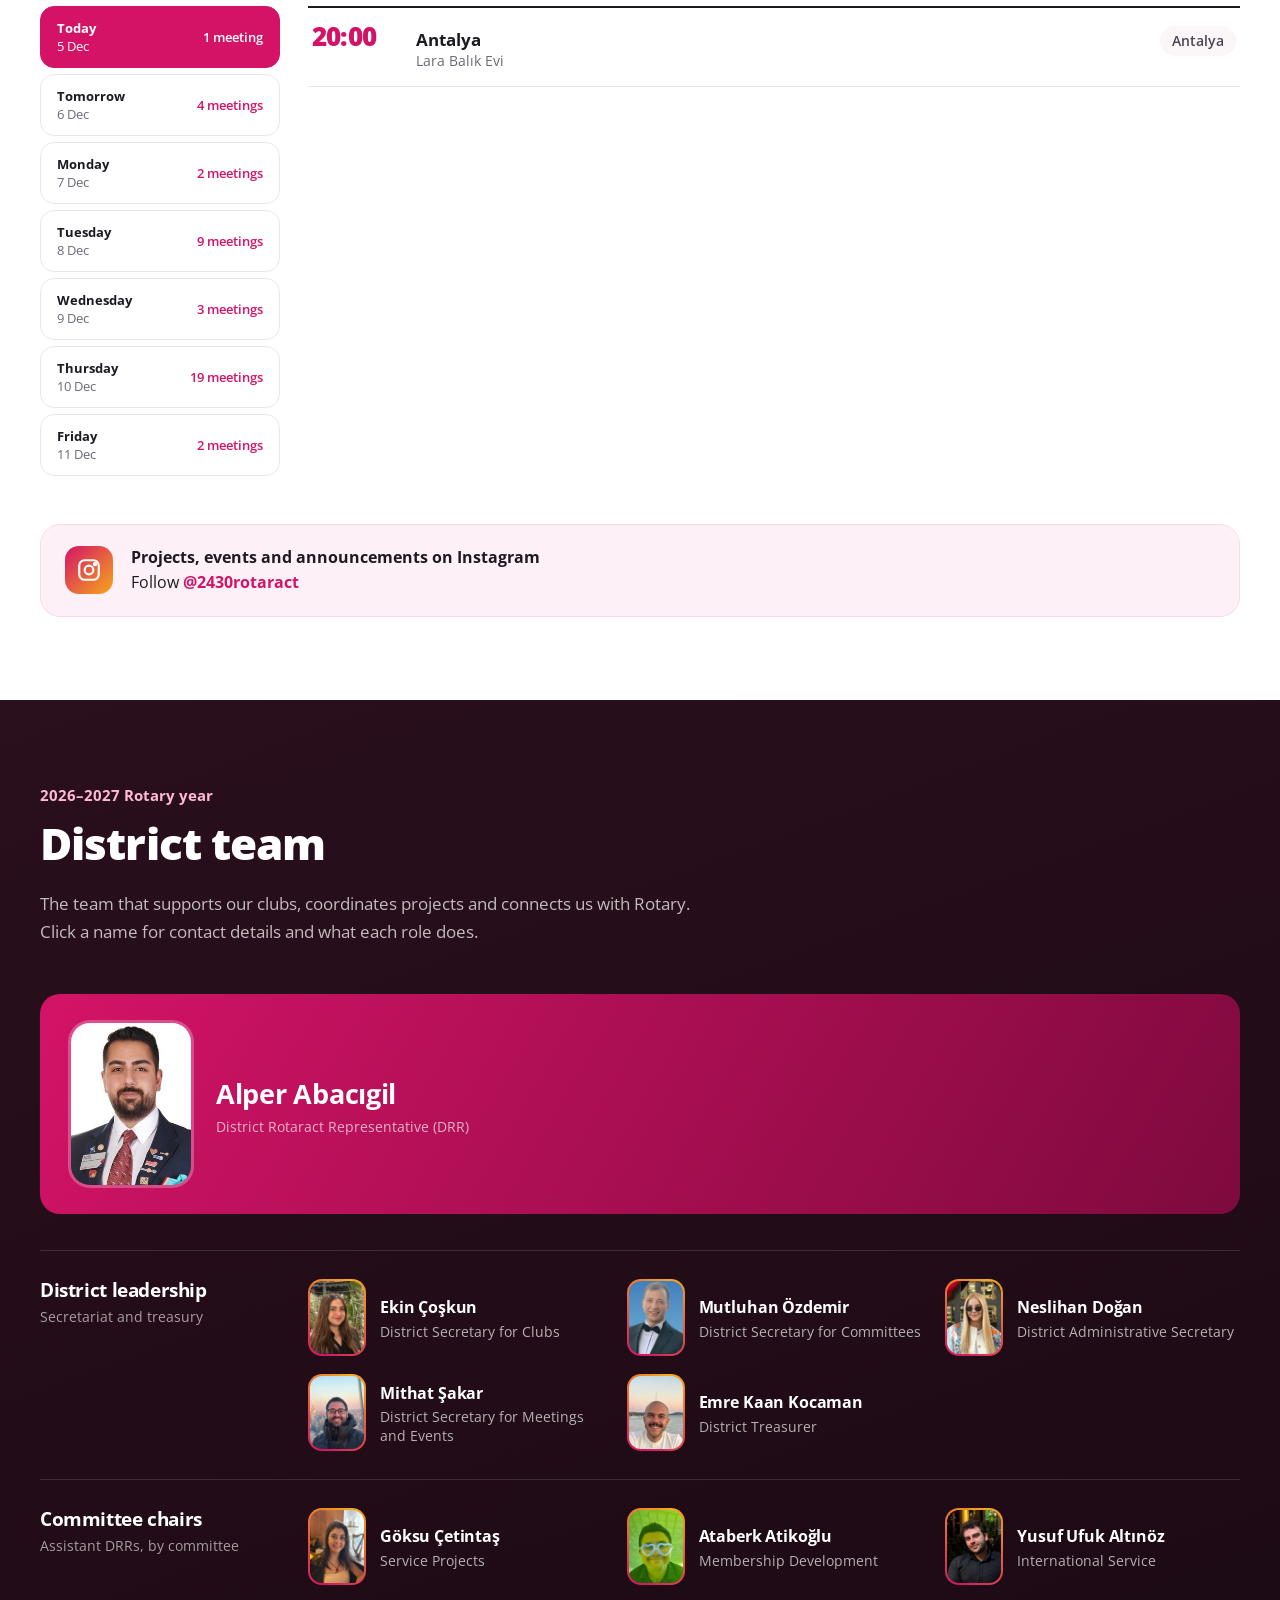
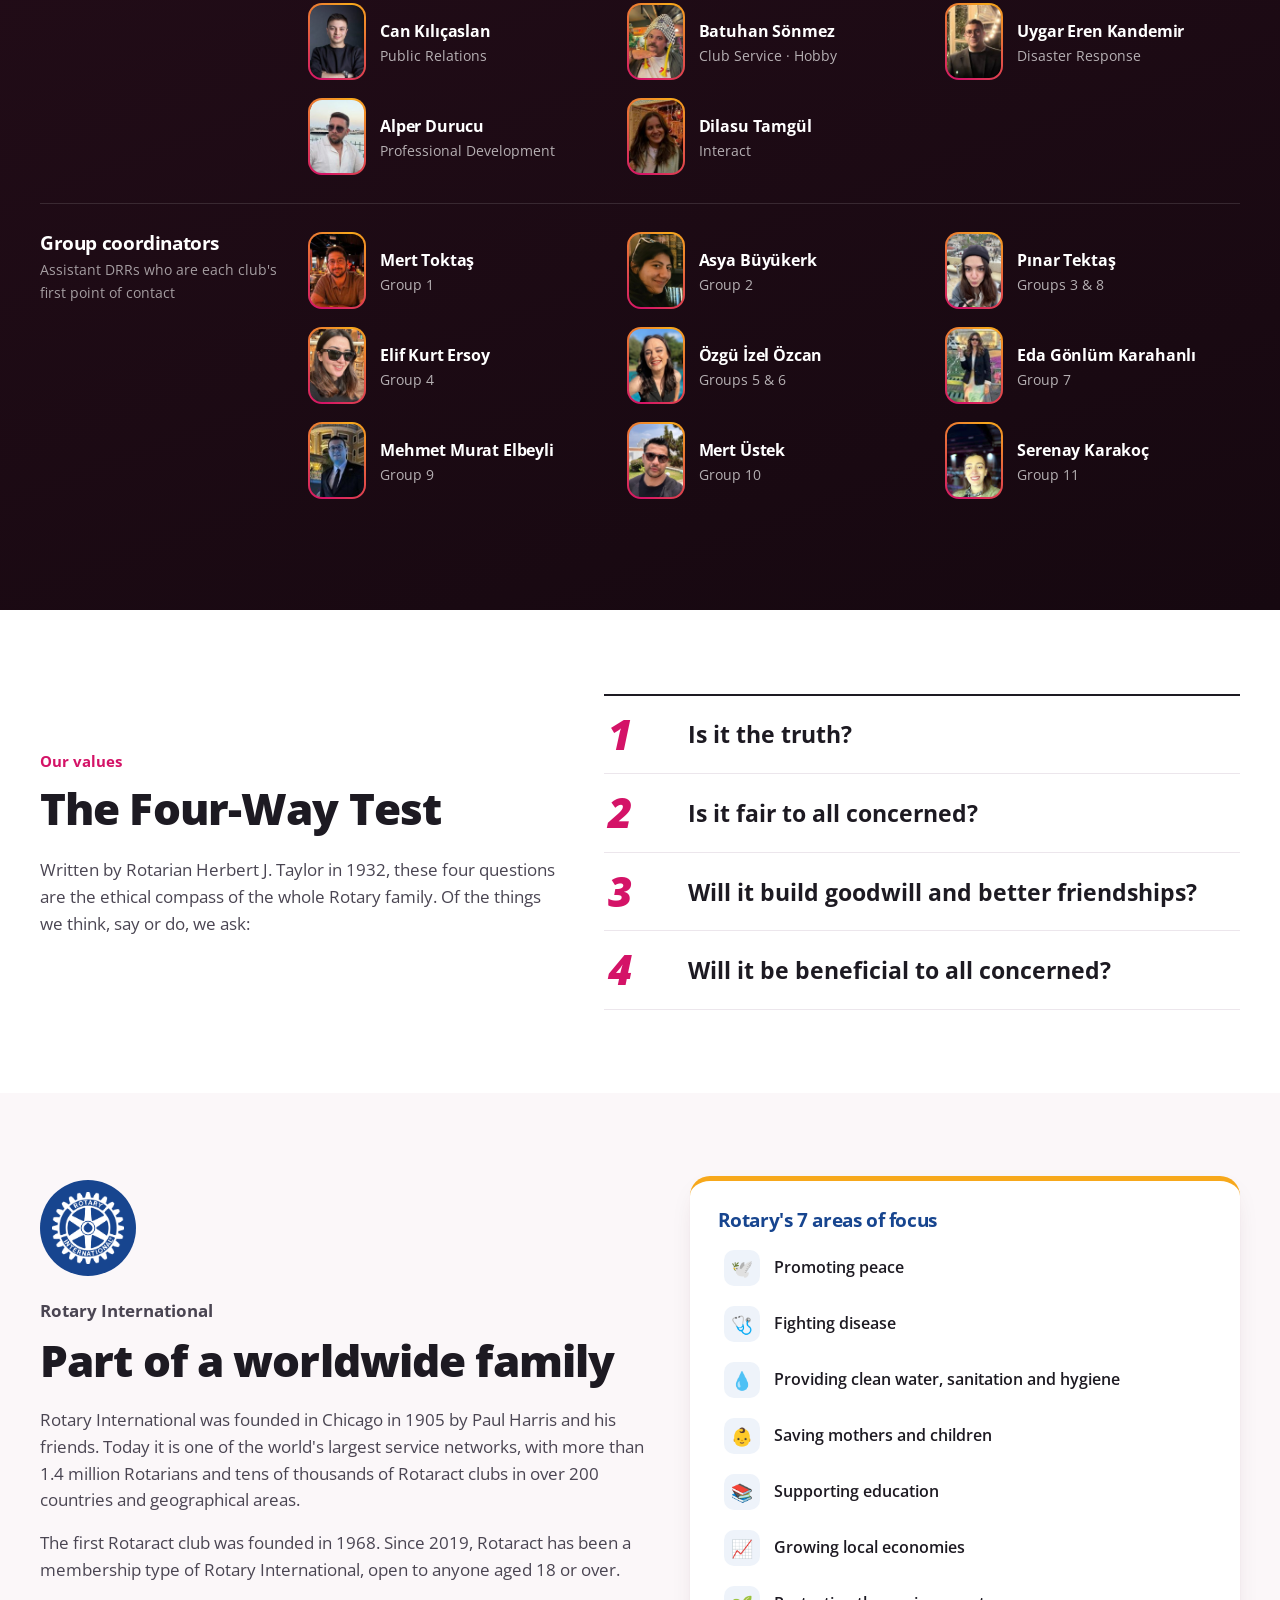
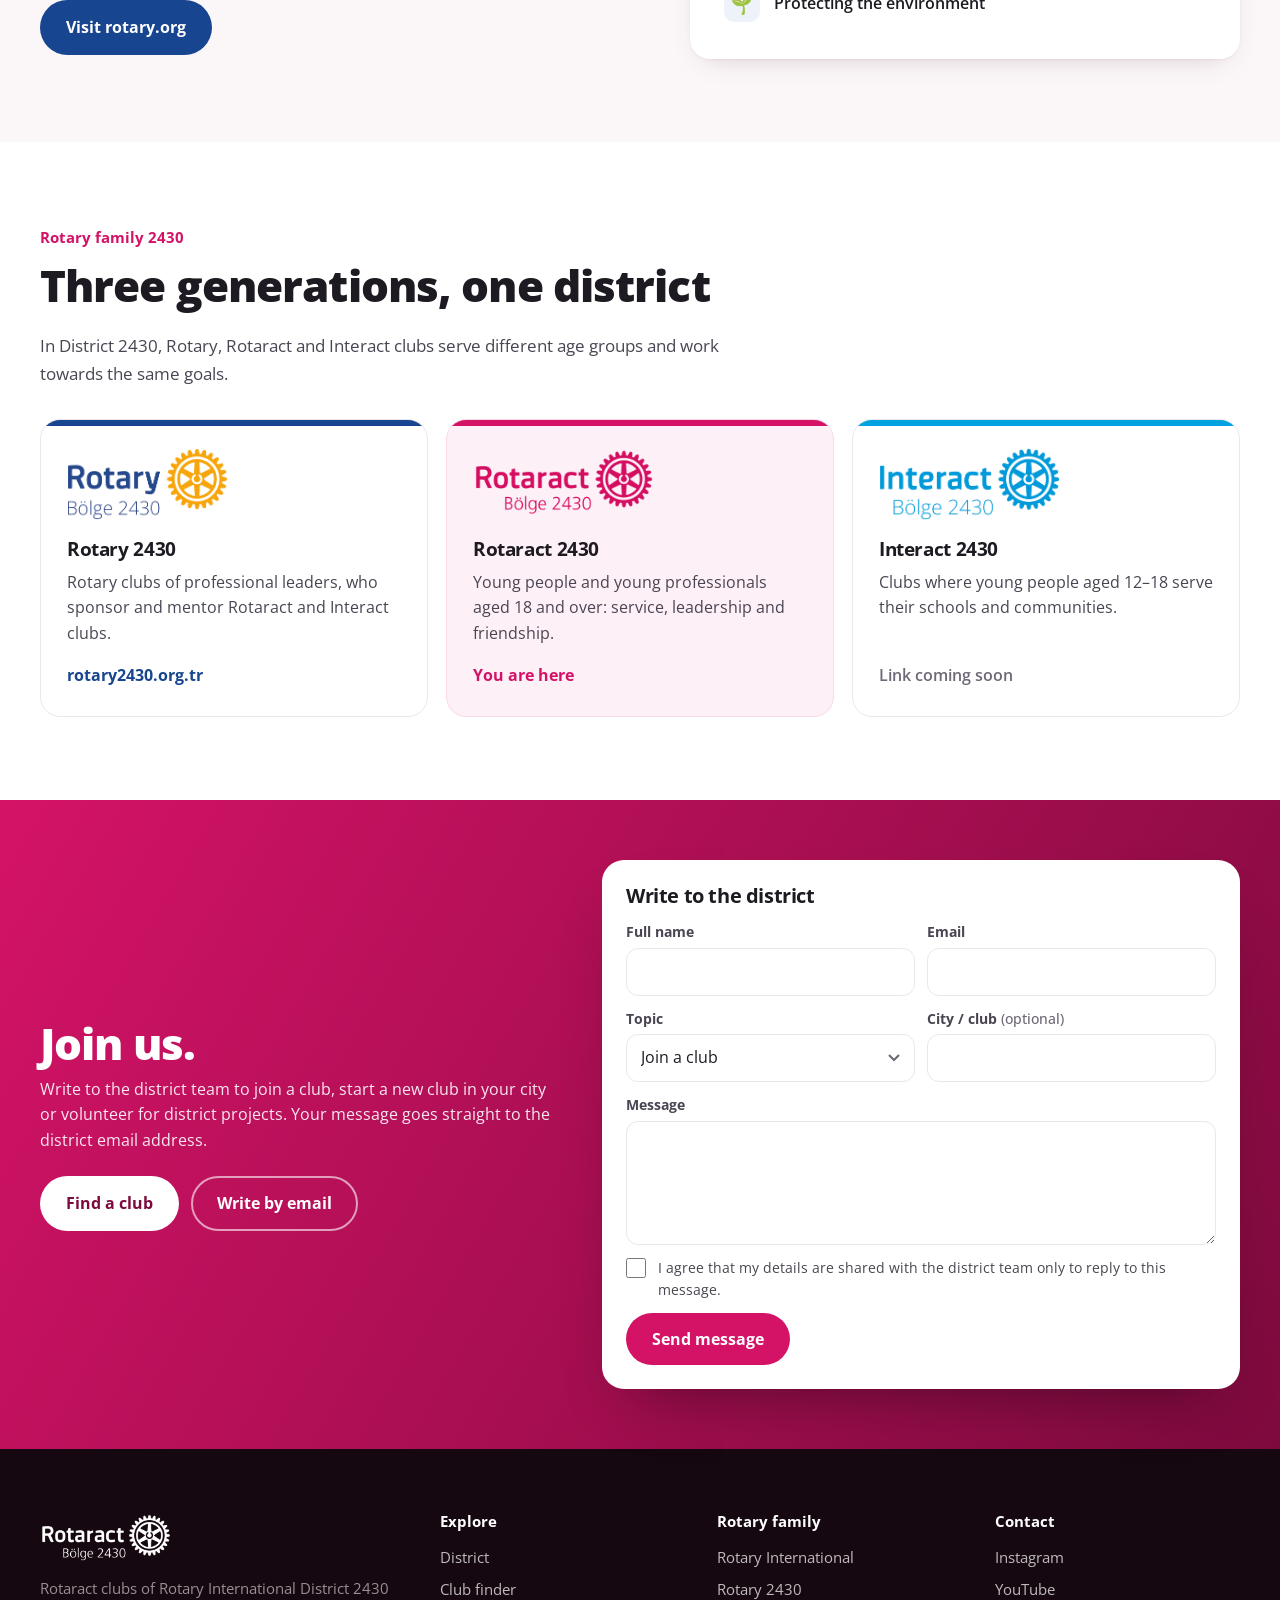
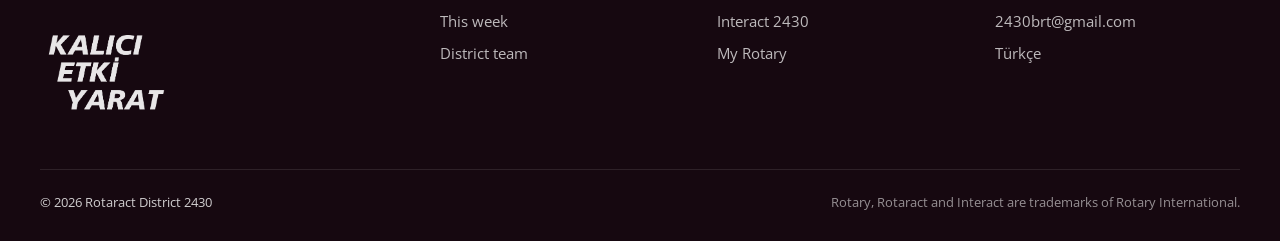
<file: en/index.html>
<!doctype html>
<html lang="en" data-base="../">
<head>
  <meta charset="utf-8">
  <meta name="viewport" content="width=device-width, initial-scale=1, viewport-fit=cover">
  <title>Rotaract District 2430</title>
  <meta name="description" content="Rotaract District 2430: 53 clubs, a club finder, this week's meeting calendar, the district team and the Rotary family.">
  <meta name="theme-color" content="#D41367">
  <link rel="alternate" hreflang="tr" href="../index.html">
  <link rel="alternate" hreflang="en" href="index.html">
  <link rel="icon" href="../favicon.ico?v=3" sizes="16x16 32x32 48x48">
  <link rel="icon" type="image/png" sizes="32x32" href="../assets/favicon-32.png?v=3">
  <link rel="icon" type="image/png" sizes="16x16" href="../assets/favicon-16.png?v=3">
  <link rel="apple-touch-icon" sizes="180x180" href="../assets/apple-touch-icon.png?v=3">
  <link rel="manifest" href="../manifest.webmanifest">
  <meta name="theme-color" content="#D41367">
  <link rel="preconnect" href="https://fonts.googleapis.com">
  <link rel="preconnect" href="https://fonts.gstatic.com" crossorigin>
  <link href="https://fonts.googleapis.com/css2?family=Open+Sans:ital,wght@0,400;0,500;0,600;0,700;0,800;1,800&display=swap" rel="stylesheet">
  <link rel="stylesheet" href="../css/style.css?v=20261126b">
</head>
<body>

<!-- ============ ORGANİZASYON ŞERİDİ ============ -->

<!-- ============ HEADER ============ -->
<header class="site-header" id="header">
  <div class="org-bar" id="orgBar">
    <div class="container org-bar-inner">
      <span class="org-bar-label">District events</span>
      <a class="org-pill org-pill-asamble" href="asamble.html" data-org-pill="asamble">
        <b>Assembly</b><span data-org-tarih>5–7 March 2027</span>
      </a>
      <a class="org-pill org-pill-konferans" href="konferans.html" data-org-pill="konferans">
        <b>Conference</b><span data-org-tarih>Coming soon</span>
      </a>
    </div>
  </div>
  <div class="container header-inner">
    <a href="#top" class="brand" aria-label="Rotaract District 2430 home">
      <img src="../assets/rotaract-2430.png" alt="Rotaract District 2430" class="brand-logo">
    </a>
    <nav class="main-nav" id="mainNav" aria-label="Main menu">
      <a href="#bolge">District</a>
      <a href="kulupler.html">Club finder</a>
      <a href="#yakinda">Upcoming</a>
      <a href="#akis">This week</a>
      <a href="#gorevliler">District team</a>
      <a href="#ozdenetim">Four-Way Test</a>
      <a href="#aile">Rotary family</a>
      <span class="lang-toggle" role="group" aria-label="Language">
        <a href="../index.html" class="lang-opt" hreflang="tr" lang="tr" aria-label="Türkçe sürüm"><svg class="bayrak" viewBox="0 0 30 20" aria-hidden="true"><rect width="30" height="20" fill="#E30A17"/><circle cx="11.25" cy="10" r="5" fill="#fff"/><circle cx="12.5" cy="10" r="4" fill="#E30A17"/><polygon points="14.40,10.00 16.09,9.41 16.13,7.62 17.21,9.05 18.92,8.53 17.90,10.00 18.92,11.47 17.21,10.95 16.13,12.38 16.09,10.59" fill="#fff"/></svg><span>TR</span></a>
        <a href="index.html" class="lang-opt" hreflang="en" lang="en" aria-current="true"><span>EN</span><svg class="bayrak" viewBox="0 0 60 40" aria-hidden="true"><rect width="60" height="40" fill="#012169"/><path d="M0,0 60,40M60,0 0,40" stroke="#fff" stroke-width="8"/><path d="M0,0 60,40M60,0 0,40" stroke="#C8102E" stroke-width="3"/><path d="M30,0V40M0,20H60" stroke="#fff" stroke-width="12"/><path d="M30,0V40M0,20H60" stroke="#C8102E" stroke-width="7"/></svg></a>
      </span>
      <a href="#katil" class="btn btn-sm btn-primary nav-cta">Join us</a>
    </nav>
    <button class="nav-toggle" id="navToggle" aria-label="Open menu" aria-expanded="false" aria-controls="mainNav">
      <span></span><span></span><span></span>
    </button>
  </div>
</header>

<main id="top">

  <!-- ============ HERO ============ -->
  <section class="hero">
    <div class="hero-bg" aria-hidden="true">
      <div class="hero-wheel"><img src="../assets/rotary.webp" alt="" fetchpriority="low" decoding="async"></div>
    </div>
    <div class="container hero-inner">
      <div class="hero-copy">
        <p class="hero-kicker load"><span class="donem"></span></p>
        <h1 class="load hero-title"><img src="../assets/tema-beyaz.png" width="818" height="646" fetchpriority="high" alt="Kalıcı Etki Yarat (Create Lasting Impact)"></h1>
        <p class="lead load">Across Rotaract District 2430, from Ankara to the Mediterranean and from the Black Sea to Baku, <span data-count="kulup"></span> clubs meet every week in different cities and build projects for their own communities.</p>
        <div class="hero-actions load">
          <a href="kulupler.html" class="btn btn-light">Find your club</a>
          <a href="#akis" class="btn btn-ghost-light">This week's meetings</a>
        </div>
      </div>
    </div>
    <dl class="container stats load">
      <div><dt data-count="kulup">0</dt><dd>clubs</dd></div>
      <div><dt data-count="il">0</dt><dd>cities</dd></div>
      <div><dt data-count="grup">0</dt><dd>groups</dd></div>
      <div><dt data-count="ulke">0</dt><dd>countries</dd></div>
    </dl>
  </section>

  <!-- ============ TICKER ============ -->
  <div class="ticker" aria-hidden="true"><div class="ticker-track" id="tickerTrack"></div></div>

  <!-- ============ DISTRICT ============ -->
  <section class="section" id="bolge">
    <div class="container">
      <div class="section-head">
        <p class="eyebrow">Our district</p>
        <h2>Get to know District 2430</h2>
        <p class="section-lead">Rotary International divides the world into administrative districts, and Türkiye has three: 2420, 2430 and 2440. District 2430 is based in Ankara. Our Rotaract clubs are in <span data-count="ilTR"></span> cities in Türkiye and in Baku, Azerbaijan.</p>
      </div>

      <figure class="tr-map" id="trMap">
        <div class="tr-map-canvas">
          <svg id="trMapSvg" role="group" aria-labelledby="trMapCaption"></svg>
          <div class="map-tip" id="mapTip" hidden></div>
        </div>
        <figcaption id="trMapCaption">
          <ul class="map-legend">
            <li><i class="sw sw-2430-club"></i>District 2430: province with a Rotaract club</li>
            <li><i class="sw sw-2430"></i>District 2430</li>
            <li><i class="sw sw-2420"></i>District 2420: Istanbul, Thrace, Kocaeli and Yalova</li>
            <li><i class="sw sw-2440"></i>District 2440: Aegean and South Marmara</li>
          </ul>
          <p class="map-note">Outside Türkiye, the Baku Khazar Rotaract Club in Azerbaijan is also part of District 2430. Numbers show how many Rotaract clubs a province has; click a province with clubs to see them.</p>
        </figcaption>
      </figure>

      <div class="region-layout">
        <div class="region-info">
          <div class="info-block">
            <h3>How the district works</h3>
            <p>Clubs are organised into <strong>11 groups</strong> by location, and each group has its own Assistant DRR. The <strong>District Rotaract Representative (DRR)</strong>, elected by the clubs, supports them together with the district team and coordinates joint projects and district meetings.</p>
          </div>
          <div class="info-block">
            <h3>The Rotary year</h3>
            <p>The Rotary year starts on <strong>1 July</strong> and ends on <strong>30 June</strong>. Club presidents and district officers serve for one year.</p>
          </div>
        </div>

        <div class="province-board" id="provinceBoard" aria-label="Cities with Rotaract clubs"></div>
      </div>
      <p class="hint">Click a city to see its clubs in the club finder.</p>
    </div>
  </section>

  <!-- ============ CLUB FINDER (separate page) ============ -->
  <section class="finder-teaser" id="kulup-bulucu">
    <div class="container finder-teaser-inner">
      <div>
        <p class="eyebrow">Club finder</p>
        <h2>Find the club nearest you</h2>
        <p class="section-lead">Search by city, district, club or president, and see each club's president, venue, meeting day and time.</p>
      </div>
      <a href="kulupler.html" class="btn btn-primary btn-lg">Open the club finder</a>
    </div>
  </section>

  <!-- ============ YAKINDA (bölge takvimi) ============ -->
  <section class="section ev-section" id="yakinda">
    <div class="ev-deco" aria-hidden="true"><i class="d1"></i><i class="d2"></i><i class="d3"></i><i class="d4"></i></div>
    <div class="container">
      <div class="section-head section-head-row ev-head">
        <div>
          <p class="eyebrow">District calendar</p>
          <h2>What's coming up?</h2>
          <p class="section-lead">Upcoming parties, events and projects from our clubs and the district.</p>
        </div>
        <div class="ev-filters" id="evFilters" role="group" aria-label="Filter by type"></div>
      </div>
      <div class="ev-layout">
        <article class="ev-next" id="evNext" aria-busy="true"></article>
        <div class="ev-timeline">
          <div id="evList"></div>
          <p class="ev-empty" id="evEmpty" hidden></p><p class="sr-only" id="evStatus" role="status"></p>
          <div class="ev-foot">
            <button type="button" class="btn btn-outline btn-sm" id="evMore" hidden>Show more</button>
            <p class="ev-meta"><span id="evUpdated"></span> <a href="https://calendar.google.com/calendar/embed?src=4ac81012596c6ed97410d0d7dd0fbdb896f464ecaa55b26d8ead80ca5c4f2ba6%40group.calendar.google.com&amp;ctz=Europe%2FIstanbul" target="_blank" rel="noopener">Open in Google Calendar</a></p>
          </div>
        </div>
      </div>
    </div>
  </section>

  <!-- ============ THIS WEEK ============ -->
  <section class="section section-tint org-sec" id="organizasyonlar">
    <div class="container">
      <div class="section-head">
        <p class="eyebrow">District events</p>
        <h2>Assembly and Conference</h2>
        <p class="section-lead">The district's two big gatherings of the year: the Assembly that prepares us for the new term, and the Conference where we look back on it together.</p>
      </div>
      <div class="oc-list" id="orgCards">
        <a class="oc oc-asamble" href="asamble.html"><span class="oc-tur">Assembly</span><h3 class="oc-ad">District Assembly</h3><span class="oc-cta">See details</span></a>
        <a class="oc oc-konferans" href="konferans.html"><span class="oc-tur">Conference</span><h3 class="oc-ad">District Conference</h3><span class="oc-cta">See details</span></a>
      </div>
    </div>
  </section>

  <section class="section" id="akis">
    <div class="container">
      <div class="section-head section-head-row">
        <div>
          <p class="eyebrow">District feed</p>
          <h2>Who meets where this week?</h2>
          <p class="section-lead">This list is built from the meeting days clubs have registered on My Rotary. Clubs that meet twice a month only appear in their meeting weeks. Please contact the club before visiting.</p>
        </div>
      </div>

      <div class="week" id="week">
        <div class="week-tabs" id="weekTabs" role="tablist" aria-label="Days of the week"></div>
        <div role="tabpanel" id="agendaPanel" aria-labelledby="day-0"><ol class="agenda" id="agenda"></ol></div>
      </div>

      <div class="news" id="newsWrap" hidden>
        <h3 class="news-title">News from our clubs</h3>
        <div class="feed" id="feed"></div>
      </div>

      <a class="insta-band" id="instaBand" target="_blank" rel="noopener">
        <span class="insta-icon" aria-hidden="true">
          <svg viewBox="0 0 24 24"><rect x="3" y="3" width="18" height="18" rx="5"/><circle cx="12" cy="12" r="4"/><circle cx="17.5" cy="6.5" r="1" fill="currentColor"/></svg>
        </span>
        <span><strong>Projects, events and announcements on Instagram</strong><br>Follow <span id="instaHandle"></span></span>
      </a>
    </div>
  </section>

  <!-- ============ DISTRICT TEAM ============ -->
  <section class="section section-dark" id="gorevliler">
    <div class="container">
      <div class="team-head">
        <div>
          <p class="eyebrow eyebrow-light"><span class="donem"></span> Rotary year</p>
          <h2>District team</h2>
          <p class="section-lead">The team that supports our clubs, coordinates projects and connects us with Rotary. Click a name for contact details and what each role does.</p>
        </div>
      </div>
      <div id="team"></div>
    </div>
  </section>

  <!-- ============ FOUR-WAY TEST ============ -->
  <section class="section" id="ozdenetim">
    <div class="container fourway-layout">
      <div>
        <p class="eyebrow">Our values</p>
        <h2>The Four-Way Test</h2>
        <p class="section-lead">Written by Rotarian Herbert J. Taylor in 1932, these four questions are the ethical compass of the whole Rotary family. Of the things we think, say or do, we ask:</p>
      </div>
      <ol class="fourway">
        <li><span class="num">1</span><p>Is it the truth?</p></li>
        <li><span class="num">2</span><p>Is it fair to all concerned?</p></li>
        <li><span class="num">3</span><p>Will it build goodwill and better friendships?</p></li>
        <li><span class="num">4</span><p>Will it be beneficial to all concerned?</p></li>
      </ol>
    </div>
  </section>

  <!-- ============ ROTARY INTERNATIONAL ============ -->
  <section class="section section-tint" id="rotary-international">
    <div class="container ri-layout">
      <div class="ri-copy">
        <div class="ri-emblem"><img src="../assets/rotary.webp" alt="Rotary International emblem"></div>
        <p class="eyebrow eyebrow-blue">Rotary International</p>
        <h2>Part of a worldwide family</h2>
        <p>Rotary International was founded in Chicago in 1905 by Paul Harris and his friends. Today it is one of the world's largest service networks, with more than 1.4 million Rotarians and tens of thousands of Rotaract clubs in over 200 countries and geographical areas.</p>
        <p>The first Rotaract club was founded in 1968. Since 2019, Rotaract has been a membership type of Rotary International, open to anyone aged 18 or over.</p>
        <a class="btn btn-blue" href="#" data-link="rotaryInternational" target="_blank" rel="noopener">Visit rotary.org</a>
      </div>
      <div class="focus">
        <h3>Rotary's 7 areas of focus</h3>
        <ul>
          <li><span aria-hidden="true">🕊️</span>Promoting peace</li>
          <li><span aria-hidden="true">🩺</span>Fighting disease</li>
          <li><span aria-hidden="true">💧</span>Providing clean water, sanitation and hygiene</li>
          <li><span aria-hidden="true">👶</span>Saving mothers and children</li>
          <li><span aria-hidden="true">📚</span>Supporting education</li>
          <li><span aria-hidden="true">📈</span>Growing local economies</li>
          <li><span aria-hidden="true">🌱</span>Protecting the environment</li>
        </ul>
      </div>
    </div>
  </section>

  <!-- ============ ROTARY FAMILY ============ -->
  <section class="section" id="aile">
    <div class="container">
      <div class="section-head">
        <p class="eyebrow">Rotary family 2430</p>
        <h2>Three generations, one district</h2>
        <p class="section-lead">In District 2430, Rotary, Rotaract and Interact clubs serve different age groups and work towards the same goals.</p>
      </div>
      <div class="family">
        <a class="fam-card fam-rotary" href="#" data-link="rotary2430" target="_blank" rel="noopener">
          <div class="fam-logo"><img src="../assets/rotary-2430.png" alt="Rotary District 2430"></div>
          <h3>Rotary 2430</h3>
          <p>Rotary clubs of professional leaders, who sponsor and mentor Rotaract and Interact clubs.</p>
          <span class="fam-link">rotary2430.org.tr</span>
        </a>
        <div class="fam-card fam-rotaract">
          <div class="fam-logo"><img src="../assets/rotaract-2430.png" alt="Rotaract District 2430"></div>
          <h3>Rotaract 2430</h3>
          <p>Young people and young professionals aged 18 and over: service, leadership and friendship.</p>
          <span class="fam-link">You are here</span>
        </div>
        <a class="fam-card fam-interact" href="#" data-link="interact2430" target="_blank" rel="noopener">
          <div class="fam-logo" data-fallback="Interact 2430"><img src="../assets/interact-2430.png" alt="Interact District 2430"></div>
          <h3>Interact 2430</h3>
          <p>Clubs where young people aged 12–18 serve their schools and communities.</p>
          <span class="fam-link" data-interact-label>Visit website</span>
        </a>
      </div>
    </div>
  </section>

  <!-- ============ JOIN ============ -->
  <section class="cta" id="katil">
    <div class="container cta-grid">
      <div class="cta-metin">
        <h2>Join us.</h2>
        <p>Write to the district team to join a club, start a new club in your city or volunteer for district projects. Your message goes straight to the district email address.</p>
        <div class="cta-actions">
          <a href="kulupler.html" class="btn btn-light">Find a club</a>
          <a href="#" class="btn btn-ghost-light" id="ctaMail">Write by email</a>
        </div>
      </div>
      <form class="iletisim" id="iletisimForm" novalidate>
        <h3>Write to the district</h3>
        <div class="if-satir">
          <label class="if-alan"><span>Full name</span><input name="ad" autocomplete="name" autocapitalize="words" enterkeyhint="next" required maxlength="80"></label>
          <label class="if-alan"><span>Email</span><input name="email" type="email" autocomplete="email" inputmode="email" autocapitalize="off" autocorrect="off" spellcheck="false" enterkeyhint="next" required maxlength="120"></label>
        </div>
        <div class="if-satir">
          <label class="if-alan"><span>Topic</span>
            <select name="konu" required>
              <option value="Join a club">Join a club</option>
              <option value="Start a new club">Start a new club</option>
              <option value="Volunteering / project">Volunteering / project</option>
              <option value="Partnership / sponsorship">Partnership / sponsorship</option>
              <option value="Other">Other</option>
            </select></label>
          <label class="if-alan"><span>City / club <em>(optional)</em></span><input name="sehir" autocomplete="address-level2" autocapitalize="words" enterkeyhint="next" maxlength="80"></label>
        </div>
        <label class="if-alan"><span>Message</span><textarea name="mesaj" rows="4" required maxlength="3000"></textarea></label>
        <input type="text" name="_honey" class="if-tuzak" tabindex="-1" autocomplete="off" aria-hidden="true">
        <label class="if-onay"><input type="checkbox" name="onay" required><span>I agree that my details are shared with the district team only to reply to this message.</span></label>
        <button class="btn btn-primary if-gonder" type="submit">Send message</button>
        <p class="if-durum" id="iletisimDurum" role="status" aria-live="polite"></p>
      </form>
    </div>
  </section>
</main>

<!-- ============ FOOTER ============ -->
<footer class="site-footer">
  <div class="container footer-grid">
    <div>
      <img src="../assets/rotaract-2430.png" alt="Rotaract District 2430" class="footer-logo">
      <p class="muted">Rotaract clubs of Rotary International District 2430</p>
      <img src="../assets/tema-beyaz.png" alt="Kalıcı Etki Yarat (Create Lasting Impact)" class="footer-theme" loading="lazy" width="818" height="646">
    </div>
    <div>
      <h4>Explore</h4>
      <a href="#bolge">District</a>
      <a href="kulupler.html">Club finder</a>
      <a href="#akis">This week</a>
      <a href="#gorevliler">District team</a>
    </div>
    <div>
      <h4>Rotary family</h4>
      <a href="#" data-link="rotaryInternational" target="_blank" rel="noopener">Rotary International</a>
      <a href="#" data-link="rotary2430" target="_blank" rel="noopener">Rotary 2430</a>
      <a href="#" data-link="interact2430" target="_blank" rel="noopener">Interact 2430</a>
      <a href="#" data-link="myRotary" target="_blank" rel="noopener">My Rotary</a>
    </div>
    <div>
      <h4>Contact</h4>
      <a href="#" data-social="instagram" target="_blank" rel="noopener">Instagram</a>
      <a href="#" data-social="youtube" target="_blank" rel="noopener">YouTube</a>
      <a href="#" id="footerMail"></a>
      <a href="../index.html" hreflang="tr" lang="tr">Türkçe</a>
    </div>
  </div>
  <div class="container footer-bottom">
    <span>© <span id="year"></span> Rotaract District 2430</span>
    <span class="muted">Rotary, Rotaract and Interact are trademarks of Rotary International.</span>
  </div>
</footer>

<!-- ============ MODAL ============ -->
<div class="modal" id="clubModal" hidden>
  <div class="modal-backdrop" data-close></div>
  <div class="modal-panel" role="dialog" aria-modal="true" aria-labelledby="modalTitle">
    <button class="modal-close" data-close aria-label="Close">×</button>
    <div id="modalBody"></div>
  </div>
</div>

<script src="../js/data.js?v=20261126b"></script>
<script src="../js/data-en.js?v=20261126b"></script>
<script src="../js/harita.js?v=20261126b"></script>
<script src="../js/etkinlik.js?v=20261126b"></script>
<script src="../js/app.js?v=20261126b"></script>
</body>
</html>
</file>
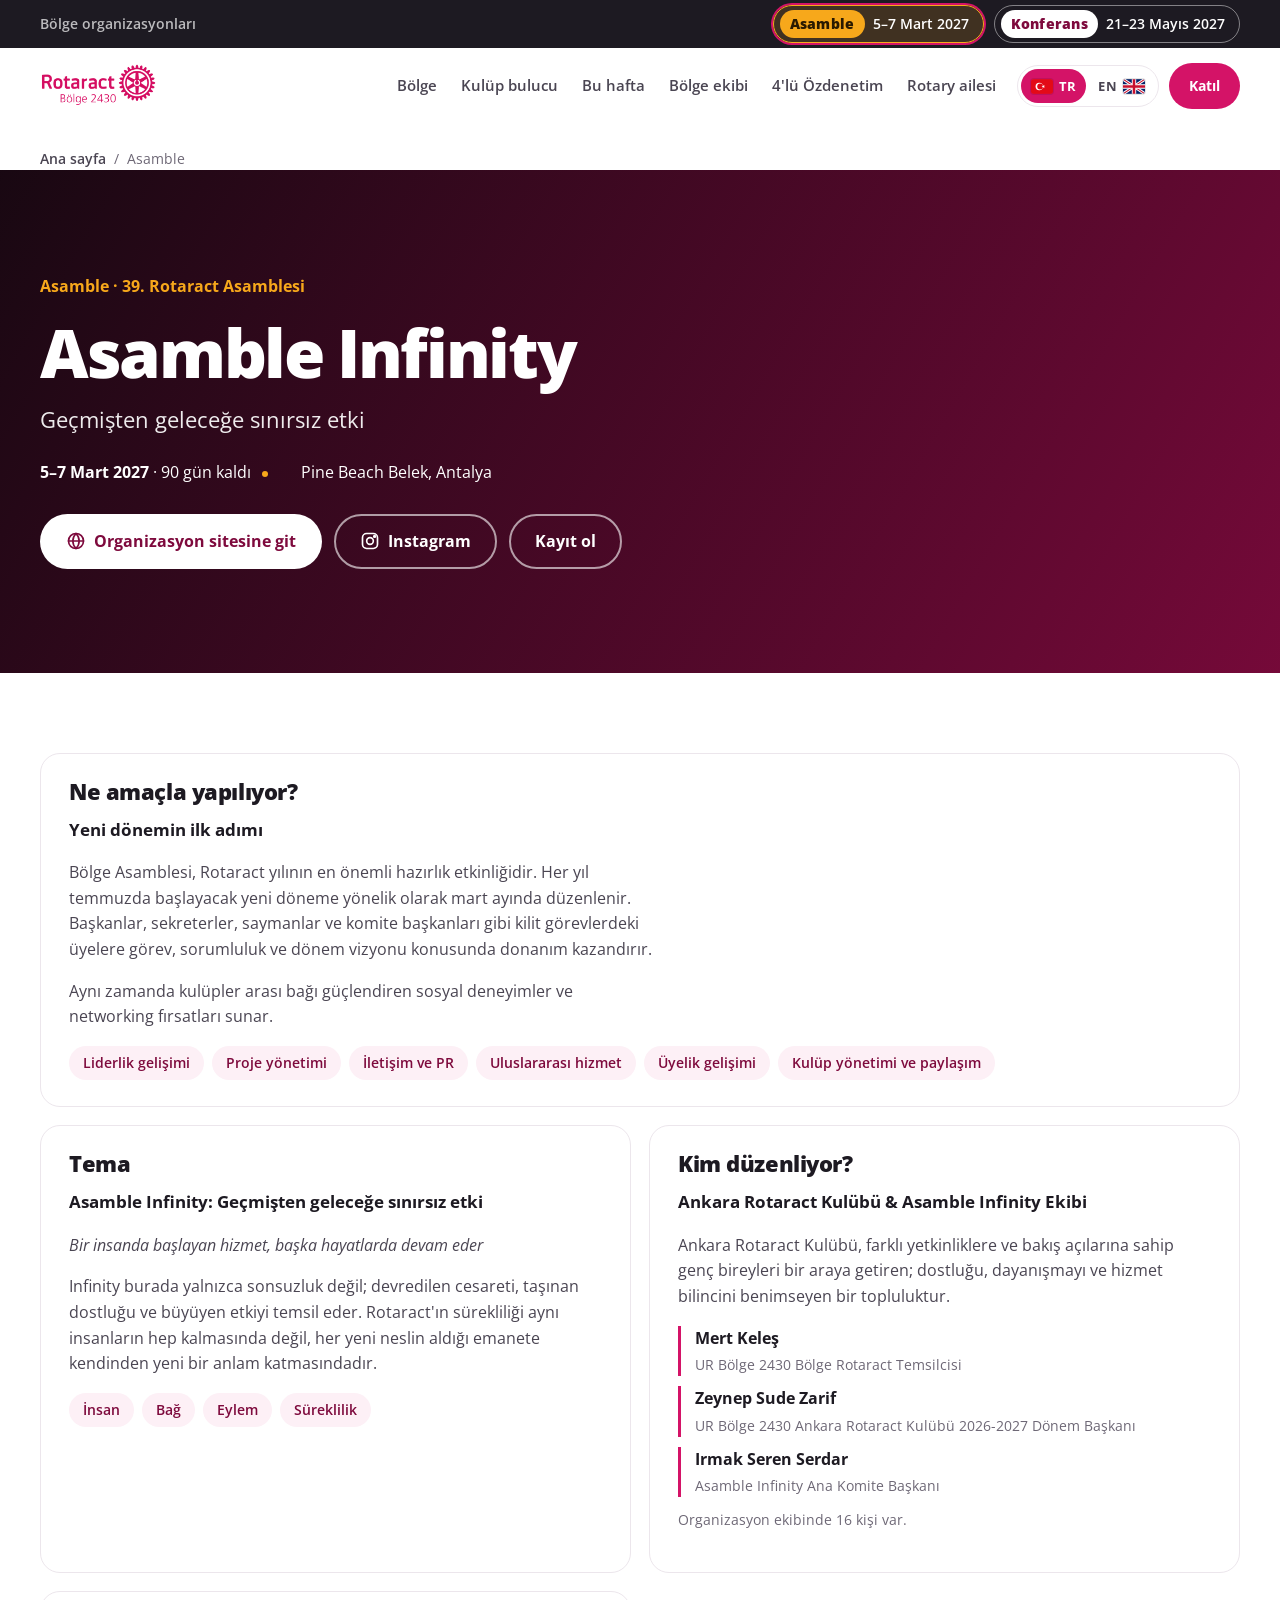
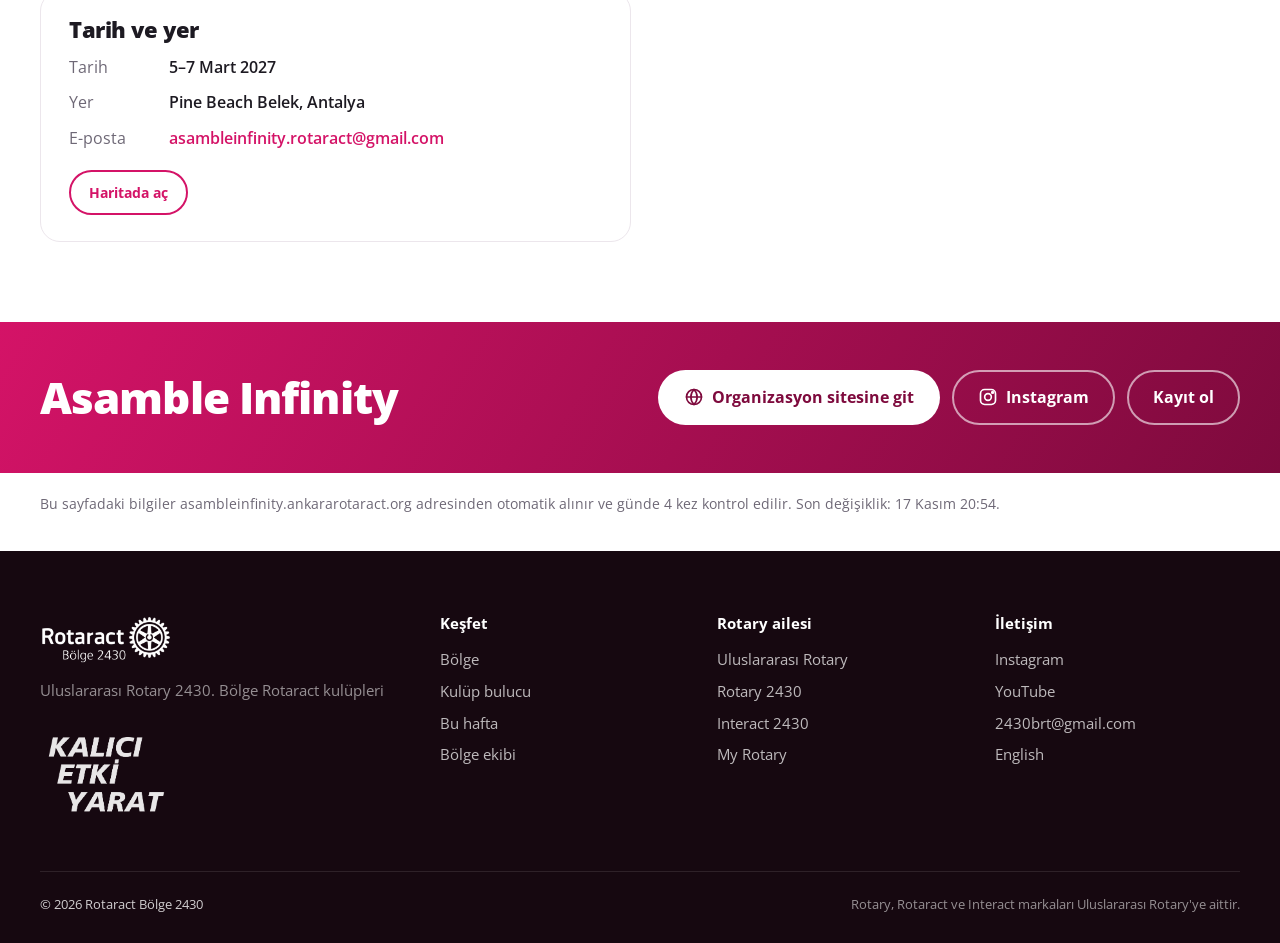
<file: asamble.html>
<!doctype html>
<html lang="tr">
<head>
  <meta charset="utf-8">
  <meta name="viewport" content="width=device-width, initial-scale=1, viewport-fit=cover">
  <title>Asamble · Rotaract Bölge 2430</title>
  <meta name="description" content="Rotaract Bölge 2430 asamble: amacı, düzenleyeni, teması, tarihi ve yeri.">
  <meta name="theme-color" content="#D41367">
  <link rel="alternate" hreflang="tr" href="asamble.html">
  <link rel="alternate" hreflang="en" href="en/asamble.html">
  <link rel="icon" href="favicon.ico?v=3" sizes="16x16 32x32 48x48">
  <link rel="icon" type="image/png" sizes="32x32" href="assets/favicon-32.png?v=3">
  <link rel="icon" type="image/png" sizes="16x16" href="assets/favicon-16.png?v=3">
  <link rel="apple-touch-icon" sizes="180x180" href="assets/apple-touch-icon.png?v=3">
  <link rel="manifest" href="manifest.webmanifest">
  <meta name="theme-color" content="#D41367">
  <link rel="preconnect" href="https://fonts.googleapis.com">
  <link rel="preconnect" href="https://fonts.gstatic.com" crossorigin>
  <link href="https://fonts.googleapis.com/css2?family=Open+Sans:ital,wght@0,400;0,500;0,600;0,700;0,800;1,800&display=swap" rel="stylesheet">
  <link rel="stylesheet" href="css/style.css?v=20261126b">
</head>
<body data-org="asamble">

<!-- ============ ORGANİZASYON ŞERİDİ ============ -->

<!-- ============ HEADER ============ -->
<header class="site-header" id="header">
  <div class="org-bar" id="orgBar">
    <div class="container org-bar-inner">
      <span class="org-bar-label">Bölge organizasyonları</span>
      <a class="org-pill org-pill-asamble" href="asamble.html" data-org-pill="asamble" aria-current="page">
        <b>Asamble</b><span data-org-tarih>5–7 Mart 2027</span>
      </a>
      <a class="org-pill org-pill-konferans" href="konferans.html" data-org-pill="konferans">
        <b>Konferans</b><span data-org-tarih>Yakında</span>
      </a>
    </div>
  </div>
  <div class="container header-inner">
    <a href="index.html" class="brand" aria-label="Rotaract Bölge 2430 ana sayfa">
      <img src="assets/rotaract-2430.png" alt="Rotaract Bölge 2430" class="brand-logo">
    </a>
    <nav class="main-nav" id="mainNav" aria-label="Ana menü">
      <a href="index.html#bolge">Bölge</a>
      <a href="kulupler.html" >Kulüp bulucu</a>
      <a href="index.html#akis">Bu hafta</a>
      <a href="index.html#gorevliler">Bölge ekibi</a>
      <a href="index.html#ozdenetim">4'lü Özdenetim</a>
      <a href="index.html#aile">Rotary ailesi</a>
      <span class="lang-toggle" role="group" aria-label="Dil">
        <a href="asamble.html" class="lang-opt" hreflang="tr" lang="tr" aria-current="true"><svg class="bayrak" viewBox="0 0 30 20" aria-hidden="true"><rect width="30" height="20" fill="#E30A17"/><circle cx="11.25" cy="10" r="5" fill="#fff"/><circle cx="12.5" cy="10" r="4" fill="#E30A17"/><polygon points="14.40,10.00 16.09,9.41 16.13,7.62 17.21,9.05 18.92,8.53 17.90,10.00 18.92,11.47 17.21,10.95 16.13,12.38 16.09,10.59" fill="#fff"/></svg><span>TR</span></a>
        <a href="en/asamble.html" class="lang-opt" hreflang="en" lang="en" aria-label="English version"><span>EN</span><svg class="bayrak" viewBox="0 0 60 40" aria-hidden="true"><rect width="60" height="40" fill="#012169"/><path d="M0,0 60,40M60,0 0,40" stroke="#fff" stroke-width="8"/><path d="M0,0 60,40M60,0 0,40" stroke="#C8102E" stroke-width="3"/><path d="M30,0V40M0,20H60" stroke="#fff" stroke-width="12"/><path d="M30,0V40M0,20H60" stroke="#C8102E" stroke-width="7"/></svg></a>
      </span>
      <a href="index.html#katil" class="btn btn-sm btn-primary nav-cta">Katıl</a>
    </nav>
    <button class="nav-toggle" id="navToggle" aria-label="Menüyü aç" aria-expanded="false" aria-controls="mainNav">
      <span></span><span></span><span></span>
    </button>
  </div>
</header>

<main id="top">

  <nav class="crumbs container" aria-label="Konum"><a href="index.html">Ana sayfa</a><span aria-hidden="true">/</span><span>Asamble</span></nav>

  <div class="org-page" id="orgPage"></div>
</main>

<!-- ============ FOOTER ============ -->
<footer class="site-footer">
  <div class="container footer-grid">
    <div>
      <img src="assets/rotaract-2430.png" alt="Rotaract Bölge 2430" class="footer-logo">
      <p class="muted">Uluslararası Rotary 2430. Bölge Rotaract kulüpleri</p>
      <img src="assets/tema-beyaz.png" alt="Kalıcı Etki Yarat" class="footer-theme" loading="lazy" width="818" height="646">
    </div>
    <div>
      <h4>Keşfet</h4>
      <a href="index.html#bolge">Bölge</a>
      <a href="kulupler.html">Kulüp bulucu</a>
      <a href="index.html#akis">Bu hafta</a>
      <a href="index.html#gorevliler">Bölge ekibi</a>
    </div>
    <div>
      <h4>Rotary ailesi</h4>
      <a href="#" data-link="rotaryInternational" target="_blank" rel="noopener">Uluslararası Rotary</a>
      <a href="#" data-link="rotary2430" target="_blank" rel="noopener">Rotary 2430</a>
      <a href="#" data-link="interact2430" target="_blank" rel="noopener">Interact 2430</a>
      <a href="#" data-link="myRotary" target="_blank" rel="noopener">My Rotary</a>
    </div>
    <div>
      <h4>İletişim</h4>
      <a href="#" data-social="instagram" target="_blank" rel="noopener">Instagram</a>
      <a href="#" data-social="youtube" target="_blank" rel="noopener">YouTube</a>
      <a href="#" id="footerMail"></a>
      <a href="en/asamble.html" hreflang="en" lang="en">English</a>
    </div>
  </div>
  <div class="container footer-bottom">
    <span>© <span id="year"></span> Rotaract Bölge 2430</span>
    <span class="muted">Rotary, Rotaract ve Interact markaları Uluslararası Rotary'ye aittir.</span>
  </div>
</footer>

<!-- ============ KULÜP MODAL ============ -->
<div class="modal" id="clubModal" hidden>
  <div class="modal-backdrop" data-close></div>
  <div class="modal-panel" role="dialog" aria-modal="true" aria-labelledby="modalTitle">
    <button class="modal-close" data-close aria-label="Kapat">×</button>
    <div id="modalBody"></div>
  </div>
</div>

<script src="js/data.js?v=20261126b"></script>
<script src="js/app.js?v=20261126b"></script>
</body>
</html>
</file>
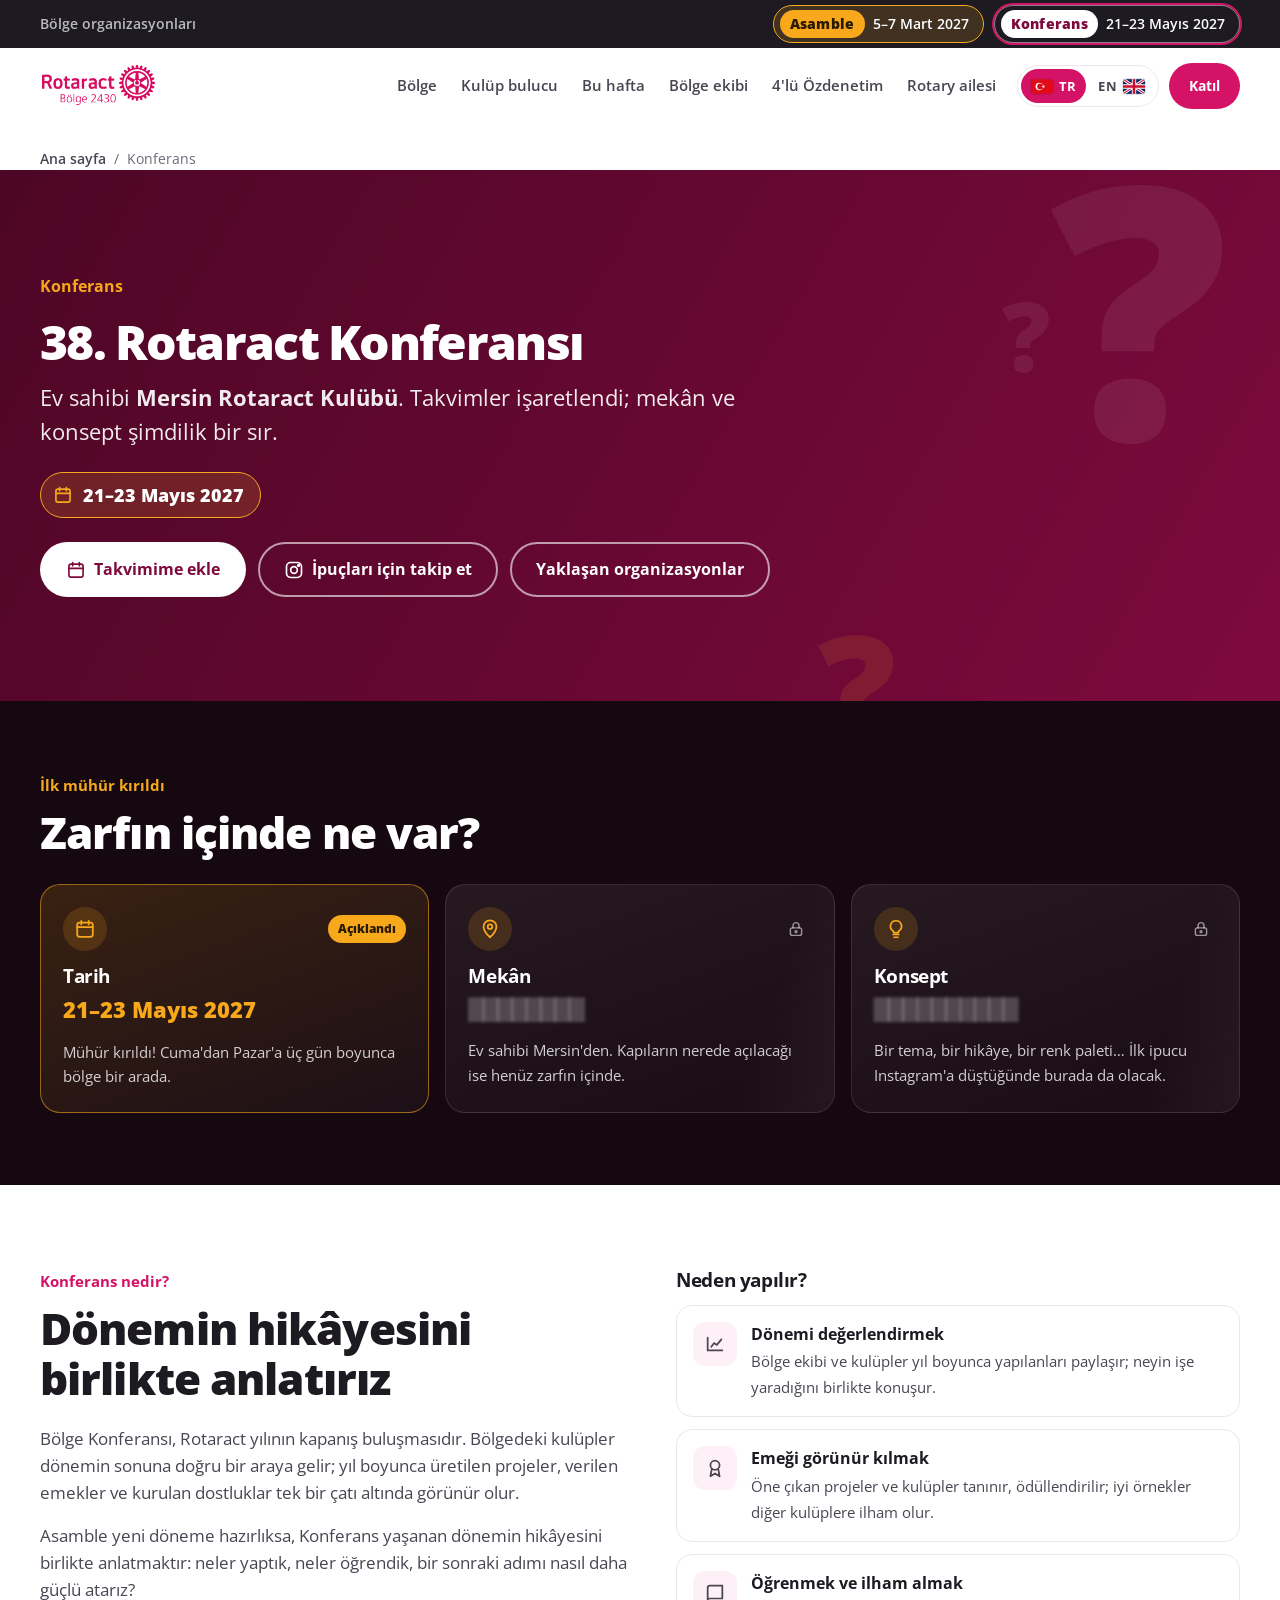
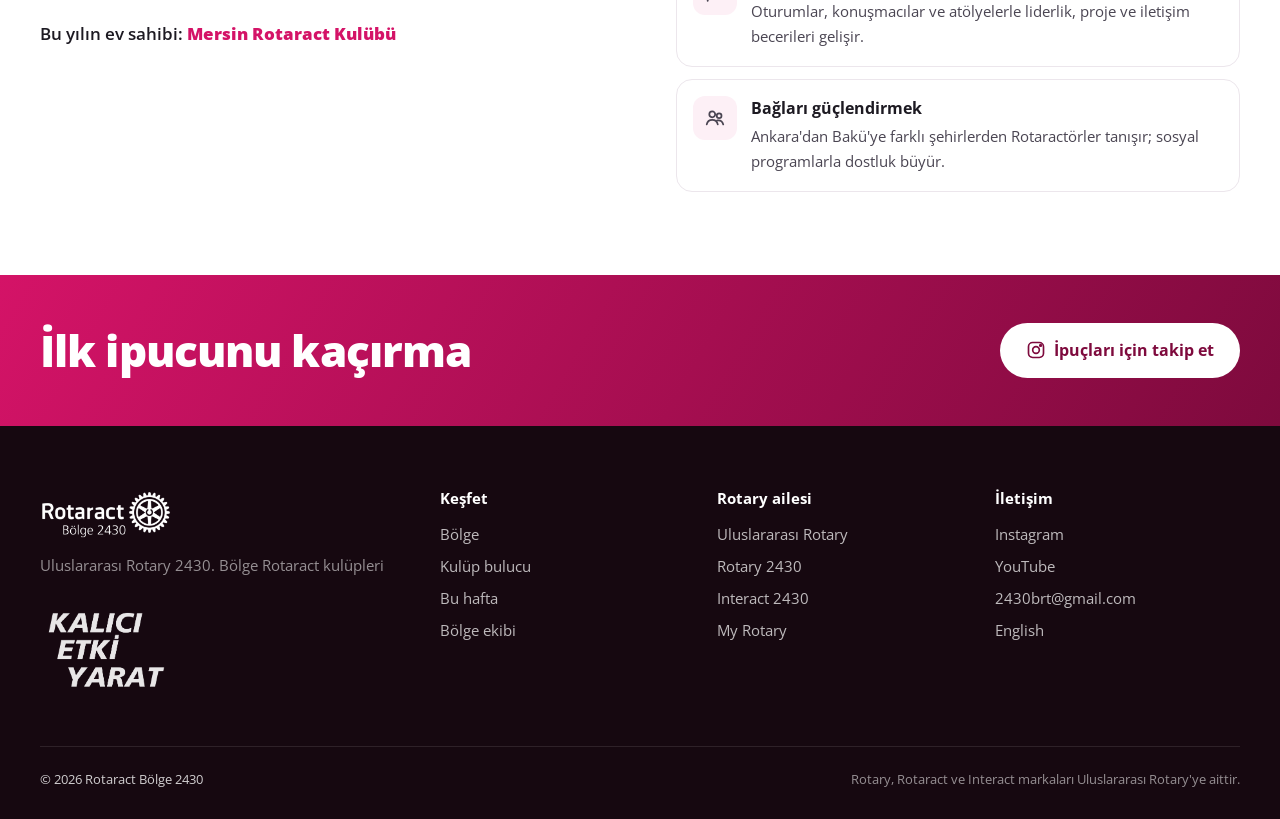
<file: konferans.html>
<!doctype html>
<html lang="tr">
<head>
  <meta charset="utf-8">
  <meta name="viewport" content="width=device-width, initial-scale=1, viewport-fit=cover">
  <title>Konferans · Rotaract Bölge 2430</title>
  <meta name="description" content="Rotaract Bölge 2430 konferans: amacı, düzenleyeni, teması, tarihi ve yeri.">
  <meta name="theme-color" content="#D41367">
  <link rel="alternate" hreflang="tr" href="konferans.html">
  <link rel="alternate" hreflang="en" href="en/konferans.html">
  <link rel="icon" href="favicon.ico?v=3" sizes="16x16 32x32 48x48">
  <link rel="icon" type="image/png" sizes="32x32" href="assets/favicon-32.png?v=3">
  <link rel="icon" type="image/png" sizes="16x16" href="assets/favicon-16.png?v=3">
  <link rel="apple-touch-icon" sizes="180x180" href="assets/apple-touch-icon.png?v=3">
  <link rel="manifest" href="manifest.webmanifest">
  <meta name="theme-color" content="#D41367">
  <link rel="preconnect" href="https://fonts.googleapis.com">
  <link rel="preconnect" href="https://fonts.gstatic.com" crossorigin>
  <link href="https://fonts.googleapis.com/css2?family=Open+Sans:ital,wght@0,400;0,500;0,600;0,700;0,800;1,800&display=swap" rel="stylesheet">
  <link rel="stylesheet" href="css/style.css?v=20261126b">
</head>
<body data-org="konferans">

<!-- ============ ORGANİZASYON ŞERİDİ ============ -->

<!-- ============ HEADER ============ -->
<header class="site-header" id="header">
  <div class="org-bar" id="orgBar">
    <div class="container org-bar-inner">
      <span class="org-bar-label">Bölge organizasyonları</span>
      <a class="org-pill org-pill-asamble" href="asamble.html" data-org-pill="asamble">
        <b>Asamble</b><span data-org-tarih>5–7 Mart 2027</span>
      </a>
      <a class="org-pill org-pill-konferans" href="konferans.html" data-org-pill="konferans" aria-current="page">
        <b>Konferans</b><span data-org-tarih>Yakında</span>
      </a>
    </div>
  </div>
  <div class="container header-inner">
    <a href="index.html" class="brand" aria-label="Rotaract Bölge 2430 ana sayfa">
      <img src="assets/rotaract-2430.png" alt="Rotaract Bölge 2430" class="brand-logo">
    </a>
    <nav class="main-nav" id="mainNav" aria-label="Ana menü">
      <a href="index.html#bolge">Bölge</a>
      <a href="kulupler.html" >Kulüp bulucu</a>
      <a href="index.html#akis">Bu hafta</a>
      <a href="index.html#gorevliler">Bölge ekibi</a>
      <a href="index.html#ozdenetim">4'lü Özdenetim</a>
      <a href="index.html#aile">Rotary ailesi</a>
      <span class="lang-toggle" role="group" aria-label="Dil">
        <a href="konferans.html" class="lang-opt" hreflang="tr" lang="tr" aria-current="true"><svg class="bayrak" viewBox="0 0 30 20" aria-hidden="true"><rect width="30" height="20" fill="#E30A17"/><circle cx="11.25" cy="10" r="5" fill="#fff"/><circle cx="12.5" cy="10" r="4" fill="#E30A17"/><polygon points="14.40,10.00 16.09,9.41 16.13,7.62 17.21,9.05 18.92,8.53 17.90,10.00 18.92,11.47 17.21,10.95 16.13,12.38 16.09,10.59" fill="#fff"/></svg><span>TR</span></a>
        <a href="en/konferans.html" class="lang-opt" hreflang="en" lang="en" aria-label="English version"><span>EN</span><svg class="bayrak" viewBox="0 0 60 40" aria-hidden="true"><rect width="60" height="40" fill="#012169"/><path d="M0,0 60,40M60,0 0,40" stroke="#fff" stroke-width="8"/><path d="M0,0 60,40M60,0 0,40" stroke="#C8102E" stroke-width="3"/><path d="M30,0V40M0,20H60" stroke="#fff" stroke-width="12"/><path d="M30,0V40M0,20H60" stroke="#C8102E" stroke-width="7"/></svg></a>
      </span>
      <a href="index.html#katil" class="btn btn-sm btn-primary nav-cta">Katıl</a>
    </nav>
    <button class="nav-toggle" id="navToggle" aria-label="Menüyü aç" aria-expanded="false" aria-controls="mainNav">
      <span></span><span></span><span></span>
    </button>
  </div>
</header>

<main id="top">

  <nav class="crumbs container" aria-label="Konum"><a href="index.html">Ana sayfa</a><span aria-hidden="true">/</span><span>Konferans</span></nav>

  <div class="org-page" id="orgPage"></div>
</main>

<!-- ============ FOOTER ============ -->
<footer class="site-footer">
  <div class="container footer-grid">
    <div>
      <img src="assets/rotaract-2430.png" alt="Rotaract Bölge 2430" class="footer-logo">
      <p class="muted">Uluslararası Rotary 2430. Bölge Rotaract kulüpleri</p>
      <img src="assets/tema-beyaz.png" alt="Kalıcı Etki Yarat" class="footer-theme" loading="lazy" width="818" height="646">
    </div>
    <div>
      <h4>Keşfet</h4>
      <a href="index.html#bolge">Bölge</a>
      <a href="kulupler.html">Kulüp bulucu</a>
      <a href="index.html#akis">Bu hafta</a>
      <a href="index.html#gorevliler">Bölge ekibi</a>
    </div>
    <div>
      <h4>Rotary ailesi</h4>
      <a href="#" data-link="rotaryInternational" target="_blank" rel="noopener">Uluslararası Rotary</a>
      <a href="#" data-link="rotary2430" target="_blank" rel="noopener">Rotary 2430</a>
      <a href="#" data-link="interact2430" target="_blank" rel="noopener">Interact 2430</a>
      <a href="#" data-link="myRotary" target="_blank" rel="noopener">My Rotary</a>
    </div>
    <div>
      <h4>İletişim</h4>
      <a href="#" data-social="instagram" target="_blank" rel="noopener">Instagram</a>
      <a href="#" data-social="youtube" target="_blank" rel="noopener">YouTube</a>
      <a href="#" id="footerMail"></a>
      <a href="en/konferans.html" hreflang="en" lang="en">English</a>
    </div>
  </div>
  <div class="container footer-bottom">
    <span>© <span id="year"></span> Rotaract Bölge 2430</span>
    <span class="muted">Rotary, Rotaract ve Interact markaları Uluslararası Rotary'ye aittir.</span>
  </div>
</footer>

<!-- ============ KULÜP MODAL ============ -->
<div class="modal" id="clubModal" hidden>
  <div class="modal-backdrop" data-close></div>
  <div class="modal-panel" role="dialog" aria-modal="true" aria-labelledby="modalTitle">
    <button class="modal-close" data-close aria-label="Kapat">×</button>
    <div id="modalBody"></div>
  </div>
</div>

<script src="js/data.js?v=20261126b"></script>
<script src="js/app.js?v=20261126b"></script>
</body>
</html>
</file>
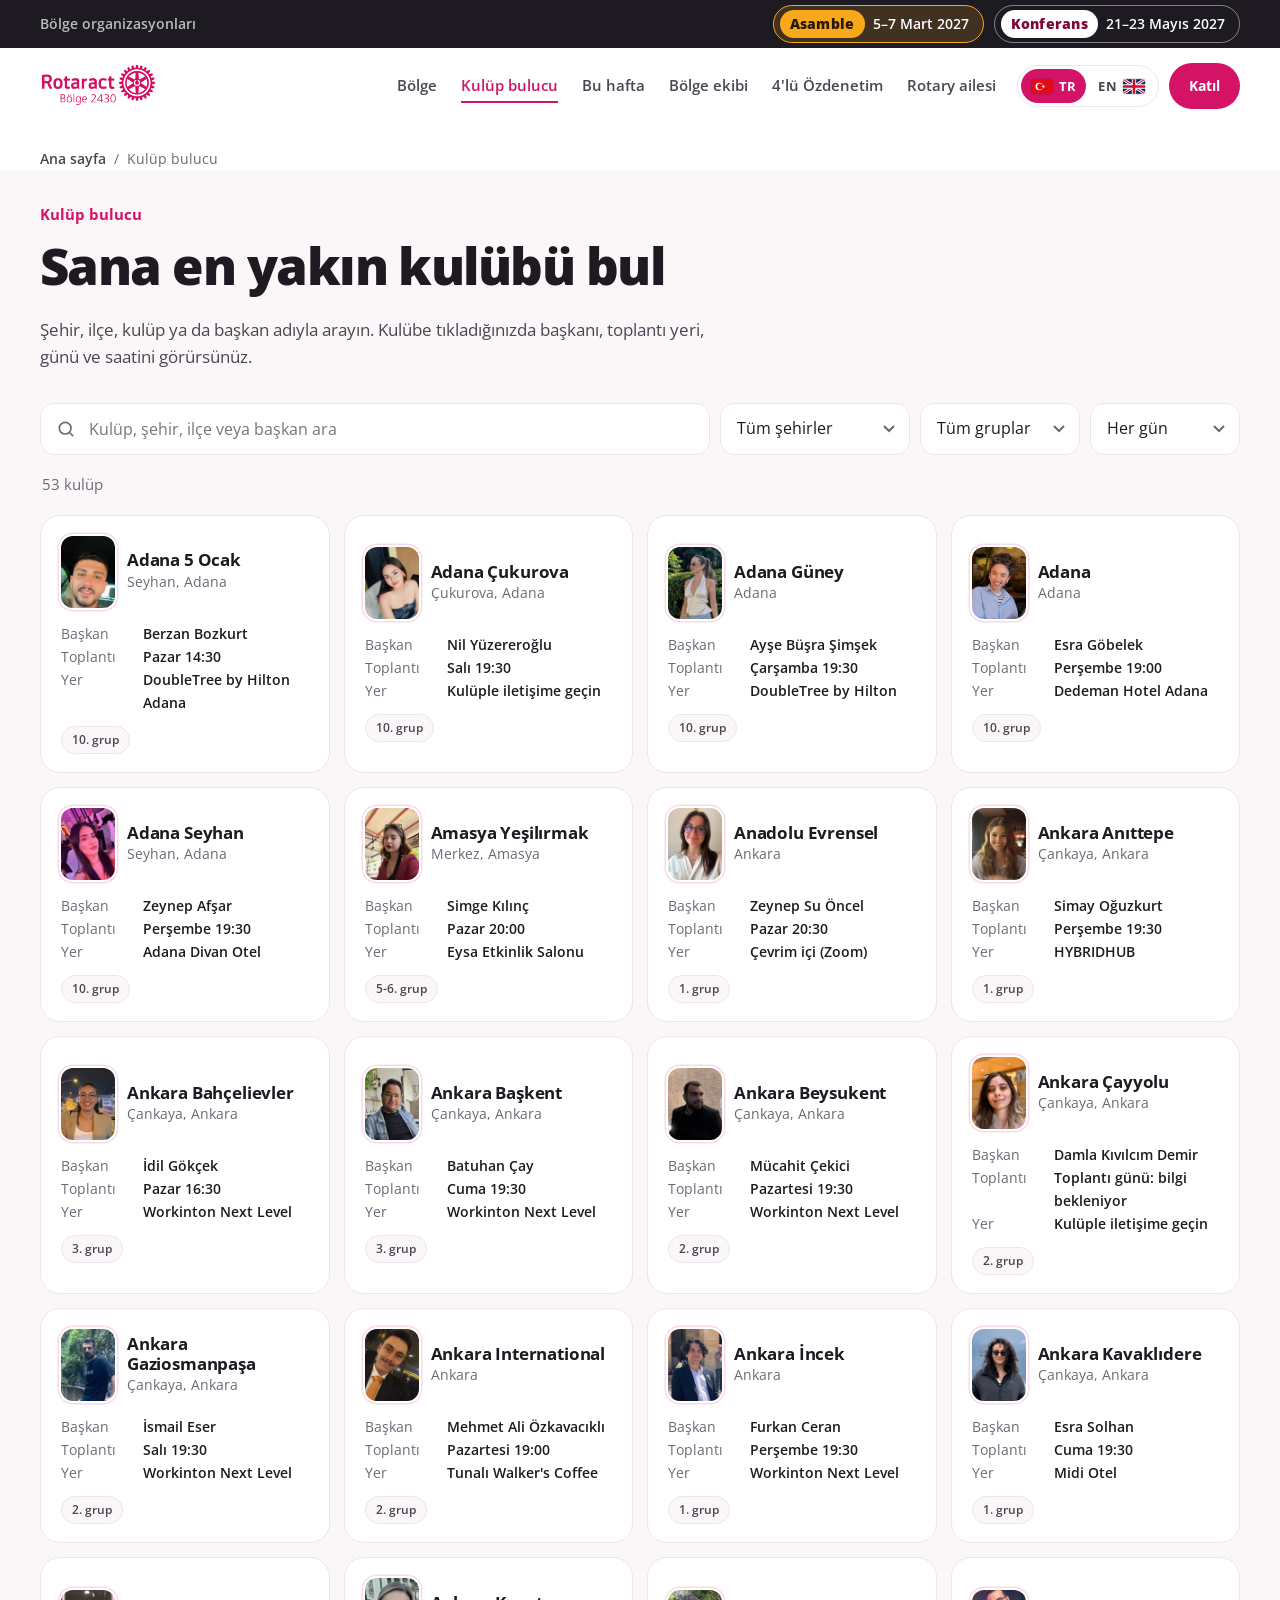
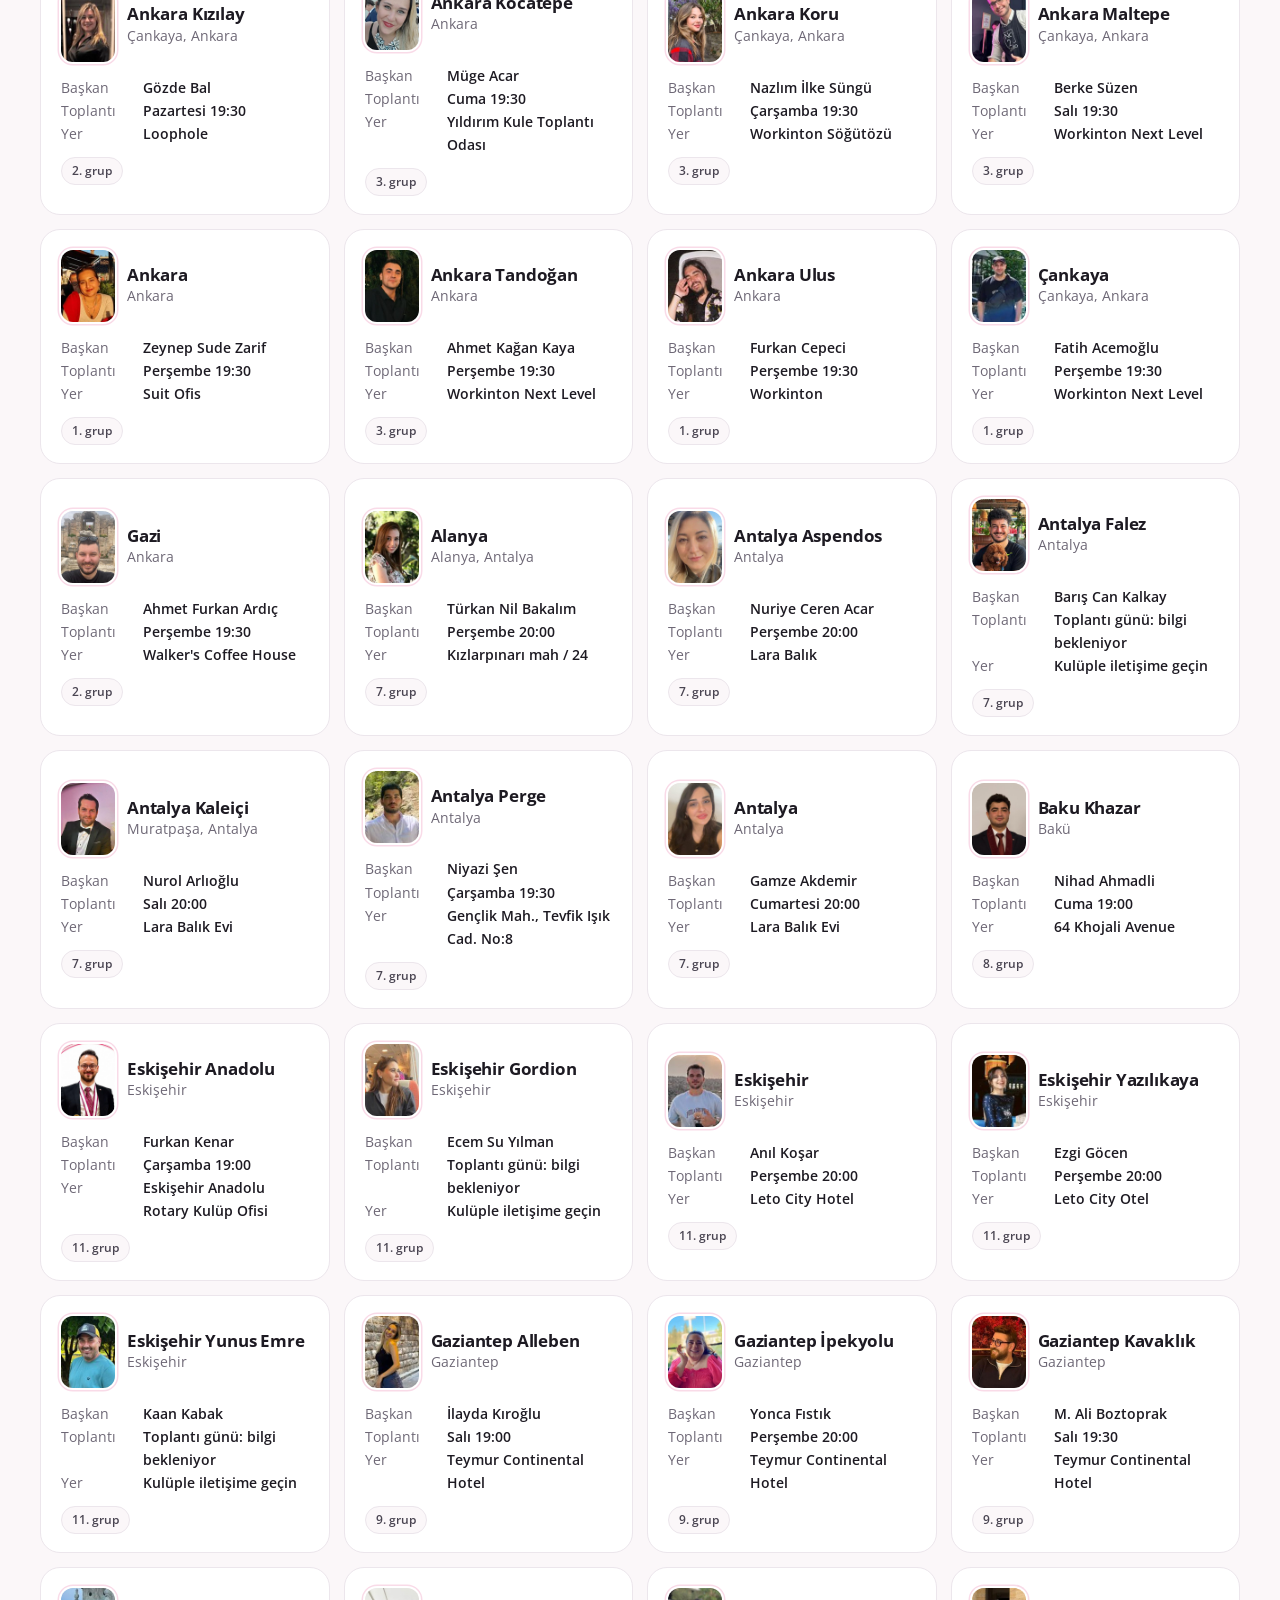
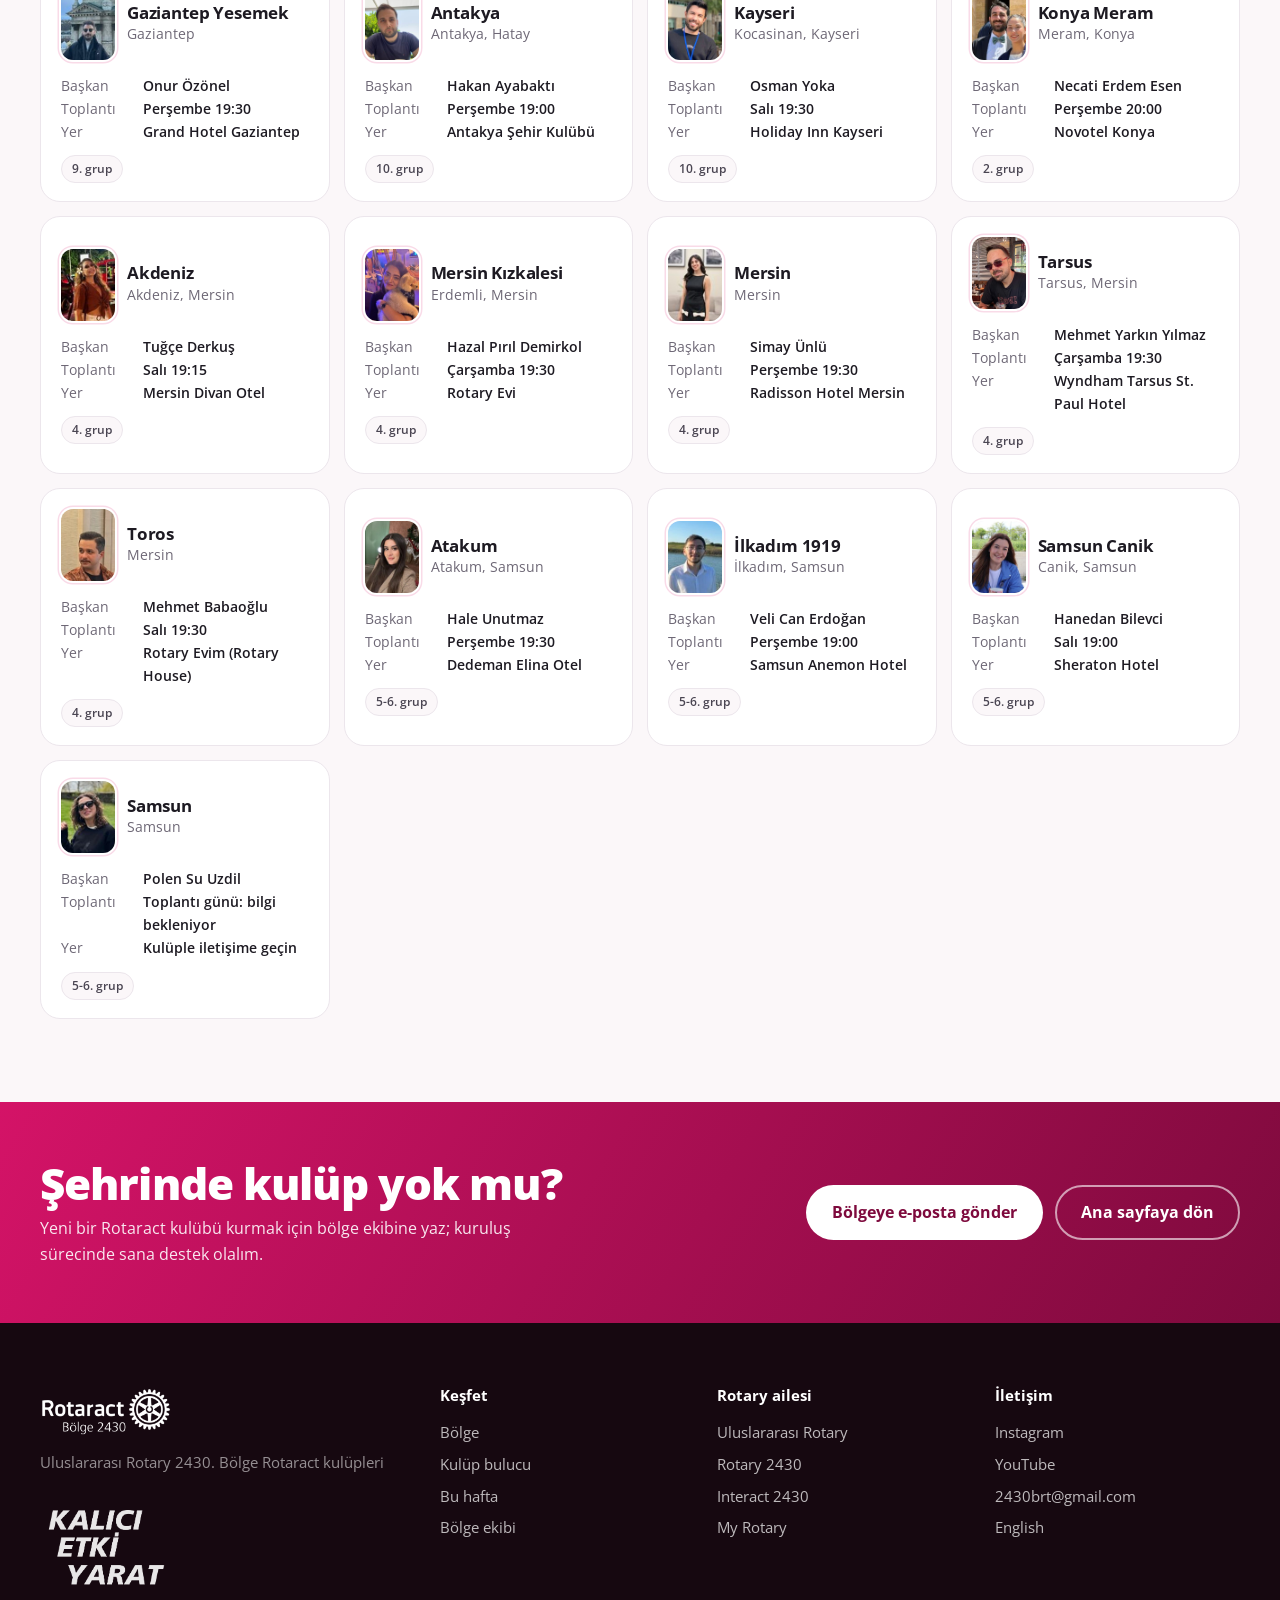
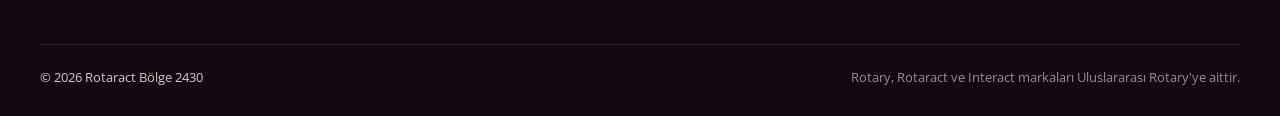
<file: kulupler.html>
<!doctype html>
<html lang="tr">
<head>
  <meta charset="utf-8">
  <meta name="viewport" content="width=device-width, initial-scale=1, viewport-fit=cover">
  <title>Kulüp Bulucu · Rotaract Bölge 2430</title>
  <meta name="description" content="Rotaract Bölge 2430 kulüp bulucu: 53 kulübün başkanı, toplantı yeri, günü ve saati.">
  <meta name="theme-color" content="#D41367">
  <link rel="alternate" hreflang="tr" href="kulupler.html">
  <link rel="alternate" hreflang="en" href="en/kulupler.html">
  <link rel="icon" href="favicon.ico?v=3" sizes="16x16 32x32 48x48">
  <link rel="icon" type="image/png" sizes="32x32" href="assets/favicon-32.png?v=3">
  <link rel="icon" type="image/png" sizes="16x16" href="assets/favicon-16.png?v=3">
  <link rel="apple-touch-icon" sizes="180x180" href="assets/apple-touch-icon.png?v=3">
  <link rel="manifest" href="manifest.webmanifest">
  <meta name="theme-color" content="#D41367">
  <link rel="preconnect" href="https://fonts.googleapis.com">
  <link rel="preconnect" href="https://fonts.gstatic.com" crossorigin>
  <link href="https://fonts.googleapis.com/css2?family=Open+Sans:ital,wght@0,400;0,500;0,600;0,700;0,800;1,800&display=swap" rel="stylesheet">
  <link rel="stylesheet" href="css/style.css?v=20261126b">
</head>
<body>

<!-- ============ ORGANİZASYON ŞERİDİ ============ -->

<!-- ============ HEADER ============ -->
<header class="site-header" id="header">
  <div class="org-bar" id="orgBar">
    <div class="container org-bar-inner">
      <span class="org-bar-label">Bölge organizasyonları</span>
      <a class="org-pill org-pill-asamble" href="asamble.html" data-org-pill="asamble">
        <b>Asamble</b><span data-org-tarih>5–7 Mart 2027</span>
      </a>
      <a class="org-pill org-pill-konferans" href="konferans.html" data-org-pill="konferans">
        <b>Konferans</b><span data-org-tarih>Yakında</span>
      </a>
    </div>
  </div>
  <div class="container header-inner">
    <a href="index.html" class="brand" aria-label="Rotaract Bölge 2430 ana sayfa">
      <img src="assets/rotaract-2430.png" alt="Rotaract Bölge 2430" class="brand-logo">
    </a>
    <nav class="main-nav" id="mainNav" aria-label="Ana menü">
      <a href="index.html#bolge">Bölge</a>
      <a href="kulupler.html" class="active" aria-current="page">Kulüp bulucu</a>
      <a href="index.html#akis">Bu hafta</a>
      <a href="index.html#gorevliler">Bölge ekibi</a>
      <a href="index.html#ozdenetim">4'lü Özdenetim</a>
      <a href="index.html#aile">Rotary ailesi</a>
      <span class="lang-toggle" role="group" aria-label="Dil">
        <a href="kulupler.html" class="lang-opt" hreflang="tr" lang="tr" aria-current="true"><svg class="bayrak" viewBox="0 0 30 20" aria-hidden="true"><rect width="30" height="20" fill="#E30A17"/><circle cx="11.25" cy="10" r="5" fill="#fff"/><circle cx="12.5" cy="10" r="4" fill="#E30A17"/><polygon points="14.40,10.00 16.09,9.41 16.13,7.62 17.21,9.05 18.92,8.53 17.90,10.00 18.92,11.47 17.21,10.95 16.13,12.38 16.09,10.59" fill="#fff"/></svg><span>TR</span></a>
        <a href="en/kulupler.html" class="lang-opt" hreflang="en" lang="en" aria-label="English version"><span>EN</span><svg class="bayrak" viewBox="0 0 60 40" aria-hidden="true"><rect width="60" height="40" fill="#012169"/><path d="M0,0 60,40M60,0 0,40" stroke="#fff" stroke-width="8"/><path d="M0,0 60,40M60,0 0,40" stroke="#C8102E" stroke-width="3"/><path d="M30,0V40M0,20H60" stroke="#fff" stroke-width="12"/><path d="M30,0V40M0,20H60" stroke="#C8102E" stroke-width="7"/></svg></a>
      </span>
      <a href="index.html#katil" class="btn btn-sm btn-primary nav-cta">Katıl</a>
    </nav>
    <button class="nav-toggle" id="navToggle" aria-label="Menüyü aç" aria-expanded="false" aria-controls="mainNav">
      <span></span><span></span><span></span>
    </button>
  </div>
</header>

<main id="top">

  <nav class="crumbs container" aria-label="Konum"><a href="index.html">Ana sayfa</a><span aria-hidden="true">/</span><span>Kulüp bulucu</span></nav>

  <!-- ============ KULÜP BULUCU ============ -->
  <section class="section section-tint finder-page" id="kulup-bulucu">
    <div class="container">
      <div class="section-head">
        <p class="eyebrow">Kulüp bulucu</p>
        <h1 class="page-title">Sana en yakın kulübü bul</h1>
        <p class="section-lead">Şehir, ilçe, kulüp ya da başkan adıyla arayın. Kulübe tıkladığınızda başkanı, toplantı yeri, günü ve saatini görürsünüz.</p>
      </div>

      <div class="finder">
        <div class="finder-controls">
          <label class="search">
            <svg viewBox="0 0 24 24" aria-hidden="true"><circle cx="11" cy="11" r="7"/><path d="m20 20-3.5-3.5"/></svg>
            <input type="search" id="finderSearch" aria-label="Kulüp ara" placeholder="Kulüp, şehir, ilçe veya başkan ara" autocomplete="off">
          </label>
          <select id="finderIl" aria-label="Şehir seç"><option value="">Tüm şehirler</option></select>
          <select id="finderGrup" aria-label="Grup seç"><option value="">Tüm gruplar</option></select>
          <select id="finderGun" aria-label="Toplantı günü">
            <option value="">Her gün</option>
            <option>Pazartesi</option><option>Salı</option><option>Çarşamba</option>
            <option>Perşembe</option><option>Cuma</option><option>Cumartesi</option><option>Pazar</option>
          </select>
        </div>
        <div class="finder-meta">
          <span id="finderCount" aria-live="polite"></span>
          <button class="link-btn" id="finderReset" hidden>Filtreleri temizle</button>
        </div>
        <div class="club-grid" id="clubGrid"></div>
        <p class="empty" id="clubEmpty" hidden>Bu filtrelerle eşleşen kulüp yok. Filtreleri temizleyin ya da şehrinizde kulüp kurmak için <a href="index.html#katil">bize yazın</a>. <button type="button" class="link-btn" data-reset>Filtreleri temizle</button></p>
      </div>
    </div>
  </section>

  <section class="cta cta-slim">
    <div class="container cta-inner">
      <div>
        <h2>Şehrinde kulüp yok mu?</h2>
        <p>Yeni bir Rotaract kulübü kurmak için bölge ekibine yaz; kuruluş sürecinde sana destek olalım.</p>
      </div>
      <div class="cta-actions">
        <a href="#" class="btn btn-light" id="ctaMail">Bölgeye e-posta gönder</a>
        <a href="index.html" class="btn btn-ghost-light">Ana sayfaya dön</a>
      </div>
    </div>
  </section>
</main>

<!-- ============ FOOTER ============ -->
<footer class="site-footer">
  <div class="container footer-grid">
    <div>
      <img src="assets/rotaract-2430.png" alt="Rotaract Bölge 2430" class="footer-logo">
      <p class="muted">Uluslararası Rotary 2430. Bölge Rotaract kulüpleri</p>
      <img src="assets/tema-beyaz.png" alt="Kalıcı Etki Yarat" class="footer-theme" loading="lazy" width="818" height="646">
    </div>
    <div>
      <h4>Keşfet</h4>
      <a href="index.html#bolge">Bölge</a>
      <a href="kulupler.html">Kulüp bulucu</a>
      <a href="index.html#akis">Bu hafta</a>
      <a href="index.html#gorevliler">Bölge ekibi</a>
    </div>
    <div>
      <h4>Rotary ailesi</h4>
      <a href="#" data-link="rotaryInternational" target="_blank" rel="noopener">Uluslararası Rotary</a>
      <a href="#" data-link="rotary2430" target="_blank" rel="noopener">Rotary 2430</a>
      <a href="#" data-link="interact2430" target="_blank" rel="noopener">Interact 2430</a>
      <a href="#" data-link="myRotary" target="_blank" rel="noopener">My Rotary</a>
    </div>
    <div>
      <h4>İletişim</h4>
      <a href="#" data-social="instagram" target="_blank" rel="noopener">Instagram</a>
      <a href="#" data-social="youtube" target="_blank" rel="noopener">YouTube</a>
      <a href="#" id="footerMail"></a>
      <a href="en/kulupler.html" hreflang="en" lang="en">English</a>
    </div>
  </div>
  <div class="container footer-bottom">
    <span>© <span id="year"></span> Rotaract Bölge 2430</span>
    <span class="muted">Rotary, Rotaract ve Interact markaları Uluslararası Rotary'ye aittir.</span>
  </div>
</footer>

<!-- ============ KULÜP MODAL ============ -->
<div class="modal" id="clubModal" hidden>
  <div class="modal-backdrop" data-close></div>
  <div class="modal-panel" role="dialog" aria-modal="true" aria-labelledby="modalTitle">
    <button class="modal-close" data-close aria-label="Kapat">×</button>
    <div id="modalBody"></div>
  </div>
</div>

<script src="js/data.js?v=20261126b"></script>
<script src="js/app.js?v=20261126b"></script>
</body>
</html>
</file>
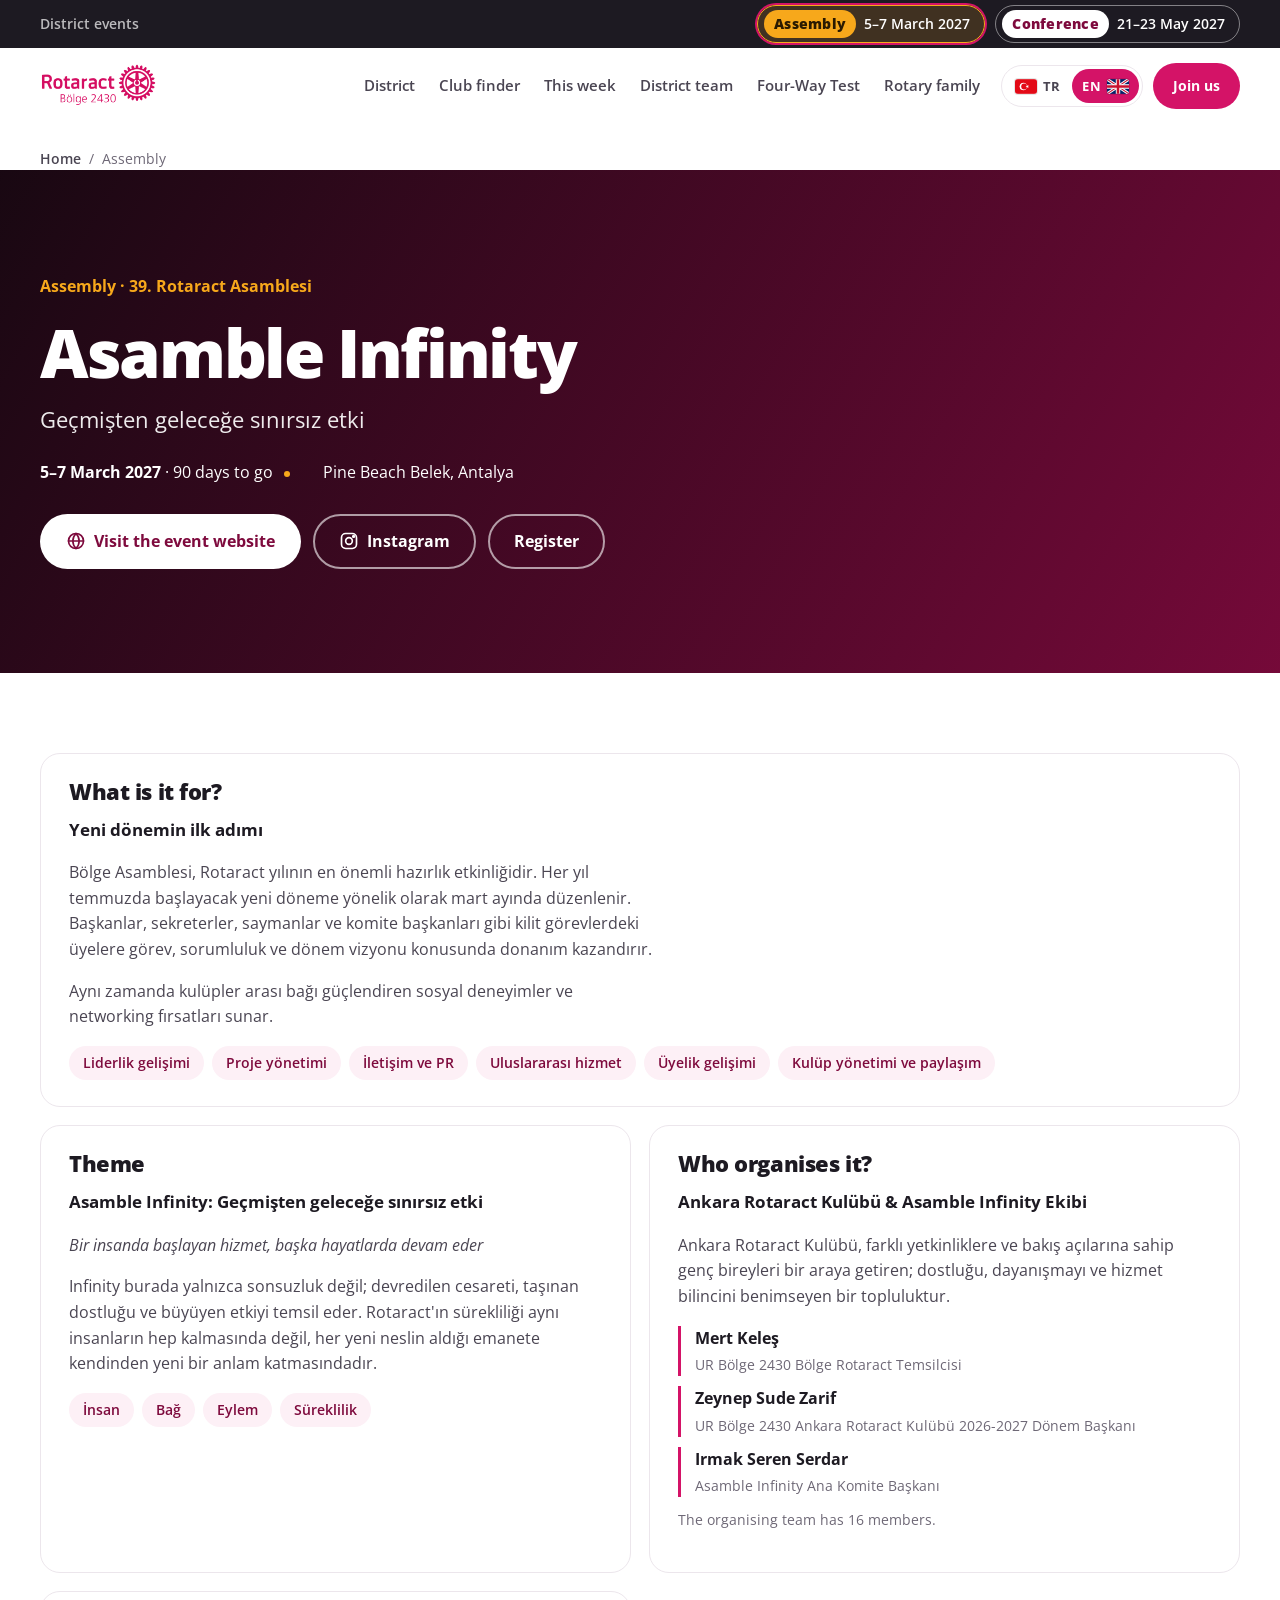
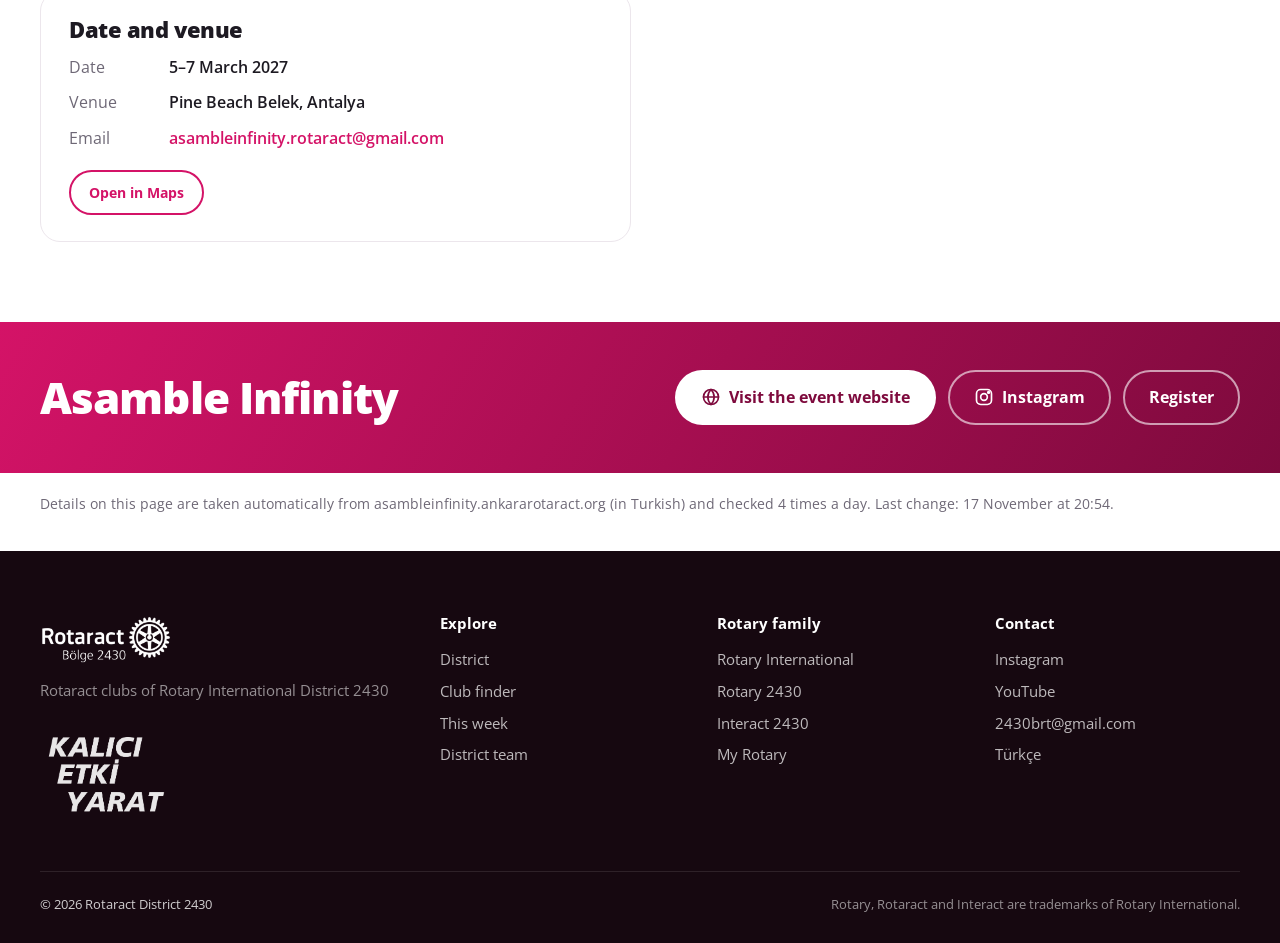
<file: en/asamble.html>
<!doctype html>
<html lang="en" data-base="../">
<head>
  <meta charset="utf-8">
  <meta name="viewport" content="width=device-width, initial-scale=1, viewport-fit=cover">
  <title>Assembly · Rotaract District 2430</title>
  <meta name="description" content="Rotaract District 2430 assembly: purpose, organiser, theme, date and venue.">
  <meta name="theme-color" content="#D41367">
  <link rel="alternate" hreflang="tr" href="../asamble.html">
  <link rel="alternate" hreflang="en" href="asamble.html">
  <link rel="icon" href="../favicon.ico?v=3" sizes="16x16 32x32 48x48">
  <link rel="icon" type="image/png" sizes="32x32" href="../assets/favicon-32.png?v=3">
  <link rel="icon" type="image/png" sizes="16x16" href="../assets/favicon-16.png?v=3">
  <link rel="apple-touch-icon" sizes="180x180" href="../assets/apple-touch-icon.png?v=3">
  <link rel="manifest" href="../manifest.webmanifest">
  <meta name="theme-color" content="#D41367">
  <link rel="preconnect" href="https://fonts.googleapis.com">
  <link rel="preconnect" href="https://fonts.gstatic.com" crossorigin>
  <link href="https://fonts.googleapis.com/css2?family=Open+Sans:ital,wght@0,400;0,500;0,600;0,700;0,800;1,800&display=swap" rel="stylesheet">
  <link rel="stylesheet" href="../css/style.css?v=20261126b">
</head>
<body data-org="asamble">

<!-- ============ ORGANİZASYON ŞERİDİ ============ -->

<!-- ============ HEADER ============ -->
<header class="site-header" id="header">
  <div class="org-bar" id="orgBar">
    <div class="container org-bar-inner">
      <span class="org-bar-label">District events</span>
      <a class="org-pill org-pill-asamble" href="asamble.html" data-org-pill="asamble" aria-current="page">
        <b>Assembly</b><span data-org-tarih>5–7 March 2027</span>
      </a>
      <a class="org-pill org-pill-konferans" href="konferans.html" data-org-pill="konferans">
        <b>Conference</b><span data-org-tarih>Coming soon</span>
      </a>
    </div>
  </div>
  <div class="container header-inner">
    <a href="index.html" class="brand" aria-label="Rotaract District 2430 home">
      <img src="../assets/rotaract-2430.png" alt="Rotaract District 2430" class="brand-logo">
    </a>
    <nav class="main-nav" id="mainNav" aria-label="Main menu">
      <a href="index.html#bolge">District</a>
      <a href="kulupler.html" >Club finder</a>
      <a href="index.html#akis">This week</a>
      <a href="index.html#gorevliler">District team</a>
      <a href="index.html#ozdenetim">Four-Way Test</a>
      <a href="index.html#aile">Rotary family</a>
      <span class="lang-toggle" role="group" aria-label="Language">
        <a href="../asamble.html" class="lang-opt" hreflang="tr" lang="tr" aria-label="Türkçe sürüm"><svg class="bayrak" viewBox="0 0 30 20" aria-hidden="true"><rect width="30" height="20" fill="#E30A17"/><circle cx="11.25" cy="10" r="5" fill="#fff"/><circle cx="12.5" cy="10" r="4" fill="#E30A17"/><polygon points="14.40,10.00 16.09,9.41 16.13,7.62 17.21,9.05 18.92,8.53 17.90,10.00 18.92,11.47 17.21,10.95 16.13,12.38 16.09,10.59" fill="#fff"/></svg><span>TR</span></a>
        <a href="asamble.html" class="lang-opt" hreflang="en" lang="en" aria-current="true"><span>EN</span><svg class="bayrak" viewBox="0 0 60 40" aria-hidden="true"><rect width="60" height="40" fill="#012169"/><path d="M0,0 60,40M60,0 0,40" stroke="#fff" stroke-width="8"/><path d="M0,0 60,40M60,0 0,40" stroke="#C8102E" stroke-width="3"/><path d="M30,0V40M0,20H60" stroke="#fff" stroke-width="12"/><path d="M30,0V40M0,20H60" stroke="#C8102E" stroke-width="7"/></svg></a>
      </span>
      <a href="index.html#katil" class="btn btn-sm btn-primary nav-cta">Join us</a>
    </nav>
    <button class="nav-toggle" id="navToggle" aria-label="Open menu" aria-expanded="false" aria-controls="mainNav">
      <span></span><span></span><span></span>
    </button>
  </div>
</header>

<main id="top">

  <nav class="crumbs container" aria-label="Breadcrumb"><a href="index.html">Home</a><span aria-hidden="true">/</span><span>Assembly</span></nav>

  <div class="org-page" id="orgPage"></div>
</main>

<!-- ============ FOOTER ============ -->
<footer class="site-footer">
  <div class="container footer-grid">
    <div>
      <img src="../assets/rotaract-2430.png" alt="Rotaract District 2430" class="footer-logo">
      <p class="muted">Rotaract clubs of Rotary International District 2430</p>
      <img src="../assets/tema-beyaz.png" alt="Kalıcı Etki Yarat (Create Lasting Impact)" class="footer-theme" loading="lazy" width="818" height="646">
    </div>
    <div>
      <h4>Explore</h4>
      <a href="index.html#bolge">District</a>
      <a href="kulupler.html">Club finder</a>
      <a href="index.html#akis">This week</a>
      <a href="index.html#gorevliler">District team</a>
    </div>
    <div>
      <h4>Rotary family</h4>
      <a href="#" data-link="rotaryInternational" target="_blank" rel="noopener">Rotary International</a>
      <a href="#" data-link="rotary2430" target="_blank" rel="noopener">Rotary 2430</a>
      <a href="#" data-link="interact2430" target="_blank" rel="noopener">Interact 2430</a>
      <a href="#" data-link="myRotary" target="_blank" rel="noopener">My Rotary</a>
    </div>
    <div>
      <h4>Contact</h4>
      <a href="#" data-social="instagram" target="_blank" rel="noopener">Instagram</a>
      <a href="#" data-social="youtube" target="_blank" rel="noopener">YouTube</a>
      <a href="#" id="footerMail"></a>
      <a href="../asamble.html" hreflang="tr" lang="tr">Türkçe</a>
    </div>
  </div>
  <div class="container footer-bottom">
    <span>© <span id="year"></span> Rotaract District 2430</span>
    <span class="muted">Rotary, Rotaract and Interact are trademarks of Rotary International.</span>
  </div>
</footer>

<!-- ============ MODAL ============ -->
<div class="modal" id="clubModal" hidden>
  <div class="modal-backdrop" data-close></div>
  <div class="modal-panel" role="dialog" aria-modal="true" aria-labelledby="modalTitle">
    <button class="modal-close" data-close aria-label="Close">×</button>
    <div id="modalBody"></div>
  </div>
</div>

<script src="../js/data.js?v=20261126b"></script>
<script src="../js/data-en.js?v=20261126b"></script>
<script src="../js/app.js?v=20261126b"></script>
</body>
</html>
</file>
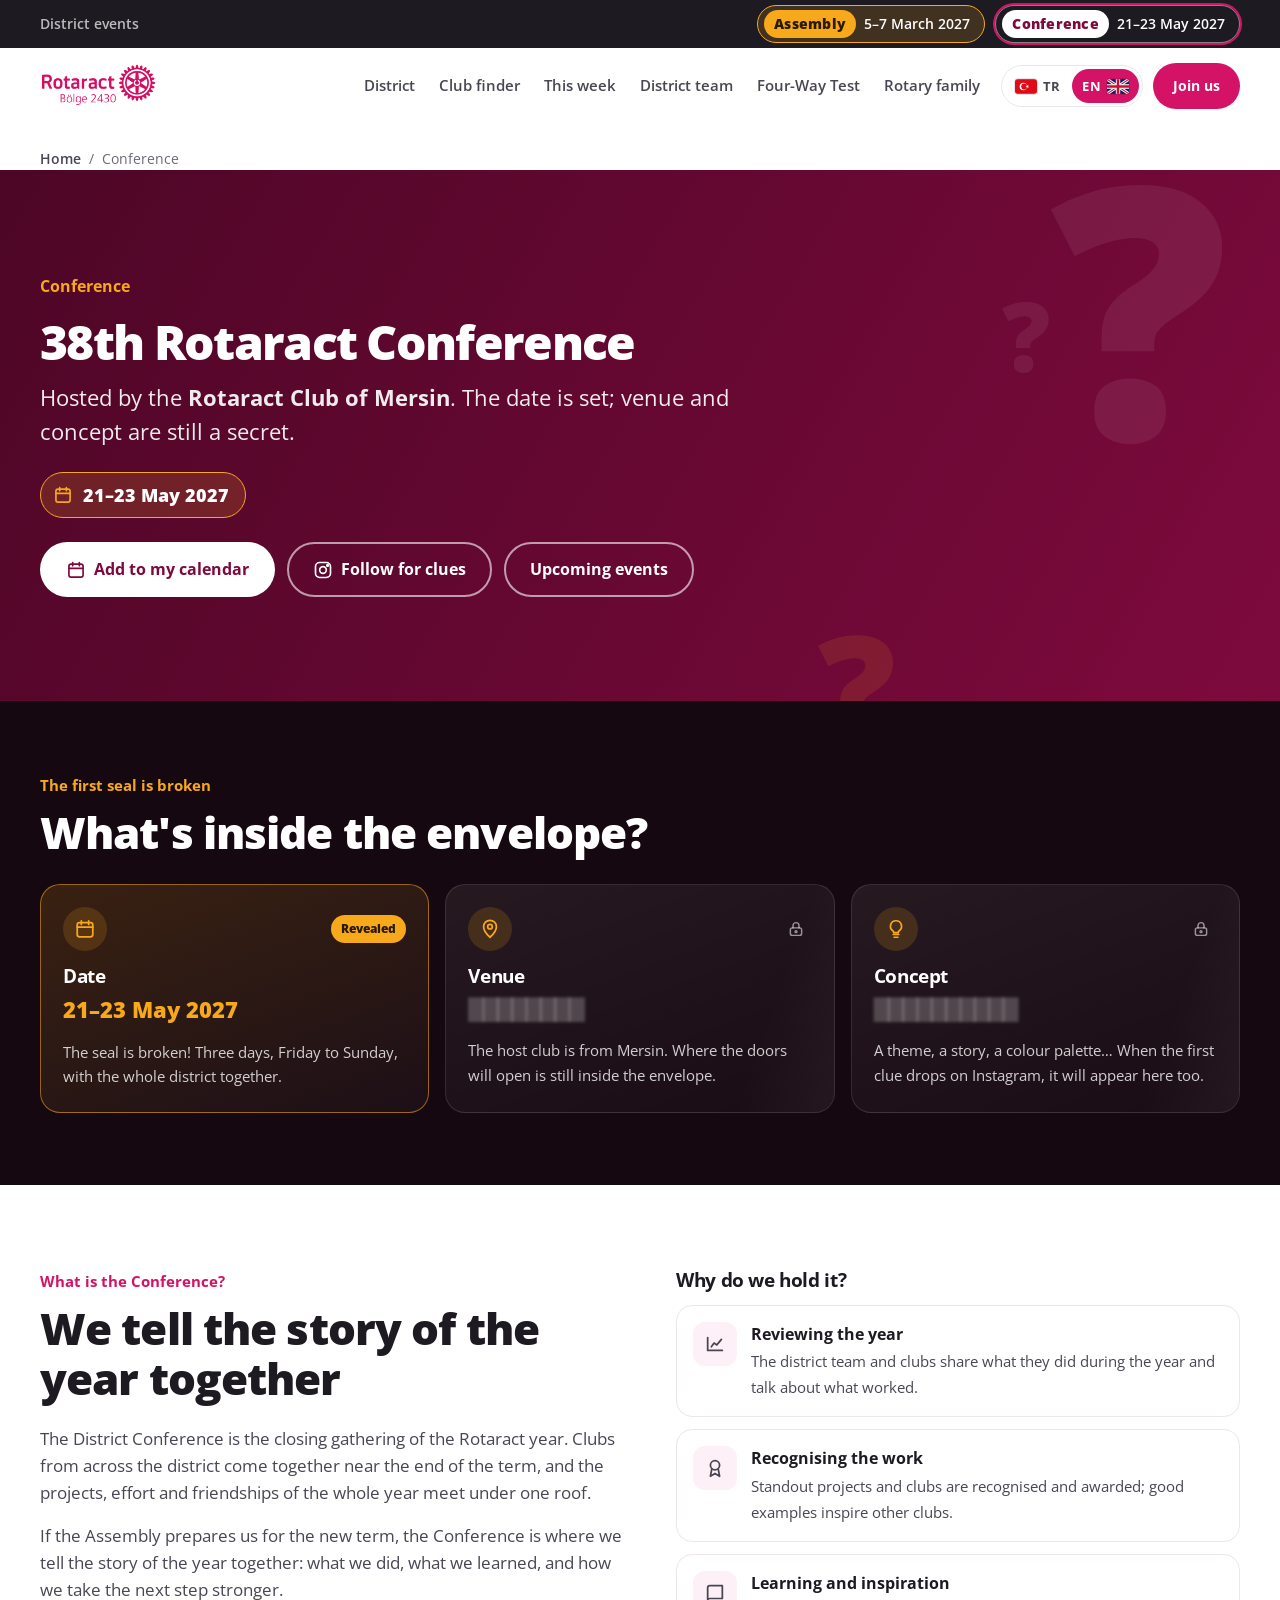
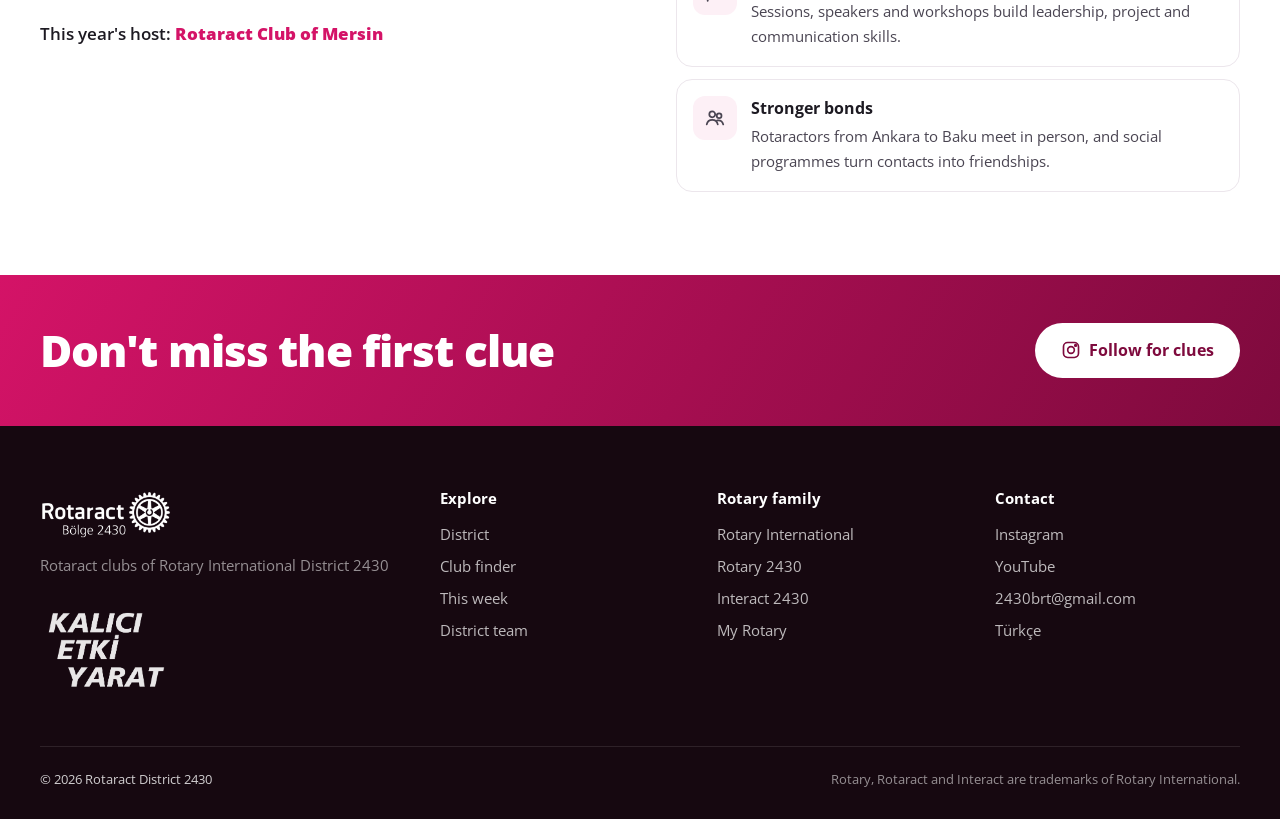
<file: en/konferans.html>
<!doctype html>
<html lang="en" data-base="../">
<head>
  <meta charset="utf-8">
  <meta name="viewport" content="width=device-width, initial-scale=1, viewport-fit=cover">
  <title>Conference · Rotaract District 2430</title>
  <meta name="description" content="Rotaract District 2430 conference: purpose, organiser, theme, date and venue.">
  <meta name="theme-color" content="#D41367">
  <link rel="alternate" hreflang="tr" href="../konferans.html">
  <link rel="alternate" hreflang="en" href="konferans.html">
  <link rel="icon" href="../favicon.ico?v=3" sizes="16x16 32x32 48x48">
  <link rel="icon" type="image/png" sizes="32x32" href="../assets/favicon-32.png?v=3">
  <link rel="icon" type="image/png" sizes="16x16" href="../assets/favicon-16.png?v=3">
  <link rel="apple-touch-icon" sizes="180x180" href="../assets/apple-touch-icon.png?v=3">
  <link rel="manifest" href="../manifest.webmanifest">
  <meta name="theme-color" content="#D41367">
  <link rel="preconnect" href="https://fonts.googleapis.com">
  <link rel="preconnect" href="https://fonts.gstatic.com" crossorigin>
  <link href="https://fonts.googleapis.com/css2?family=Open+Sans:ital,wght@0,400;0,500;0,600;0,700;0,800;1,800&display=swap" rel="stylesheet">
  <link rel="stylesheet" href="../css/style.css?v=20261126b">
</head>
<body data-org="konferans">

<!-- ============ ORGANİZASYON ŞERİDİ ============ -->

<!-- ============ HEADER ============ -->
<header class="site-header" id="header">
  <div class="org-bar" id="orgBar">
    <div class="container org-bar-inner">
      <span class="org-bar-label">District events</span>
      <a class="org-pill org-pill-asamble" href="asamble.html" data-org-pill="asamble">
        <b>Assembly</b><span data-org-tarih>5–7 March 2027</span>
      </a>
      <a class="org-pill org-pill-konferans" href="konferans.html" data-org-pill="konferans" aria-current="page">
        <b>Conference</b><span data-org-tarih>Coming soon</span>
      </a>
    </div>
  </div>
  <div class="container header-inner">
    <a href="index.html" class="brand" aria-label="Rotaract District 2430 home">
      <img src="../assets/rotaract-2430.png" alt="Rotaract District 2430" class="brand-logo">
    </a>
    <nav class="main-nav" id="mainNav" aria-label="Main menu">
      <a href="index.html#bolge">District</a>
      <a href="kulupler.html" >Club finder</a>
      <a href="index.html#akis">This week</a>
      <a href="index.html#gorevliler">District team</a>
      <a href="index.html#ozdenetim">Four-Way Test</a>
      <a href="index.html#aile">Rotary family</a>
      <span class="lang-toggle" role="group" aria-label="Language">
        <a href="../konferans.html" class="lang-opt" hreflang="tr" lang="tr" aria-label="Türkçe sürüm"><svg class="bayrak" viewBox="0 0 30 20" aria-hidden="true"><rect width="30" height="20" fill="#E30A17"/><circle cx="11.25" cy="10" r="5" fill="#fff"/><circle cx="12.5" cy="10" r="4" fill="#E30A17"/><polygon points="14.40,10.00 16.09,9.41 16.13,7.62 17.21,9.05 18.92,8.53 17.90,10.00 18.92,11.47 17.21,10.95 16.13,12.38 16.09,10.59" fill="#fff"/></svg><span>TR</span></a>
        <a href="konferans.html" class="lang-opt" hreflang="en" lang="en" aria-current="true"><span>EN</span><svg class="bayrak" viewBox="0 0 60 40" aria-hidden="true"><rect width="60" height="40" fill="#012169"/><path d="M0,0 60,40M60,0 0,40" stroke="#fff" stroke-width="8"/><path d="M0,0 60,40M60,0 0,40" stroke="#C8102E" stroke-width="3"/><path d="M30,0V40M0,20H60" stroke="#fff" stroke-width="12"/><path d="M30,0V40M0,20H60" stroke="#C8102E" stroke-width="7"/></svg></a>
      </span>
      <a href="index.html#katil" class="btn btn-sm btn-primary nav-cta">Join us</a>
    </nav>
    <button class="nav-toggle" id="navToggle" aria-label="Open menu" aria-expanded="false" aria-controls="mainNav">
      <span></span><span></span><span></span>
    </button>
  </div>
</header>

<main id="top">

  <nav class="crumbs container" aria-label="Breadcrumb"><a href="index.html">Home</a><span aria-hidden="true">/</span><span>Conference</span></nav>

  <div class="org-page" id="orgPage"></div>
</main>

<!-- ============ FOOTER ============ -->
<footer class="site-footer">
  <div class="container footer-grid">
    <div>
      <img src="../assets/rotaract-2430.png" alt="Rotaract District 2430" class="footer-logo">
      <p class="muted">Rotaract clubs of Rotary International District 2430</p>
      <img src="../assets/tema-beyaz.png" alt="Kalıcı Etki Yarat (Create Lasting Impact)" class="footer-theme" loading="lazy" width="818" height="646">
    </div>
    <div>
      <h4>Explore</h4>
      <a href="index.html#bolge">District</a>
      <a href="kulupler.html">Club finder</a>
      <a href="index.html#akis">This week</a>
      <a href="index.html#gorevliler">District team</a>
    </div>
    <div>
      <h4>Rotary family</h4>
      <a href="#" data-link="rotaryInternational" target="_blank" rel="noopener">Rotary International</a>
      <a href="#" data-link="rotary2430" target="_blank" rel="noopener">Rotary 2430</a>
      <a href="#" data-link="interact2430" target="_blank" rel="noopener">Interact 2430</a>
      <a href="#" data-link="myRotary" target="_blank" rel="noopener">My Rotary</a>
    </div>
    <div>
      <h4>Contact</h4>
      <a href="#" data-social="instagram" target="_blank" rel="noopener">Instagram</a>
      <a href="#" data-social="youtube" target="_blank" rel="noopener">YouTube</a>
      <a href="#" id="footerMail"></a>
      <a href="../konferans.html" hreflang="tr" lang="tr">Türkçe</a>
    </div>
  </div>
  <div class="container footer-bottom">
    <span>© <span id="year"></span> Rotaract District 2430</span>
    <span class="muted">Rotary, Rotaract and Interact are trademarks of Rotary International.</span>
  </div>
</footer>

<!-- ============ MODAL ============ -->
<div class="modal" id="clubModal" hidden>
  <div class="modal-backdrop" data-close></div>
  <div class="modal-panel" role="dialog" aria-modal="true" aria-labelledby="modalTitle">
    <button class="modal-close" data-close aria-label="Close">×</button>
    <div id="modalBody"></div>
  </div>
</div>

<script src="../js/data.js?v=20261126b"></script>
<script src="../js/data-en.js?v=20261126b"></script>
<script src="../js/app.js?v=20261126b"></script>
</body>
</html>
</file>
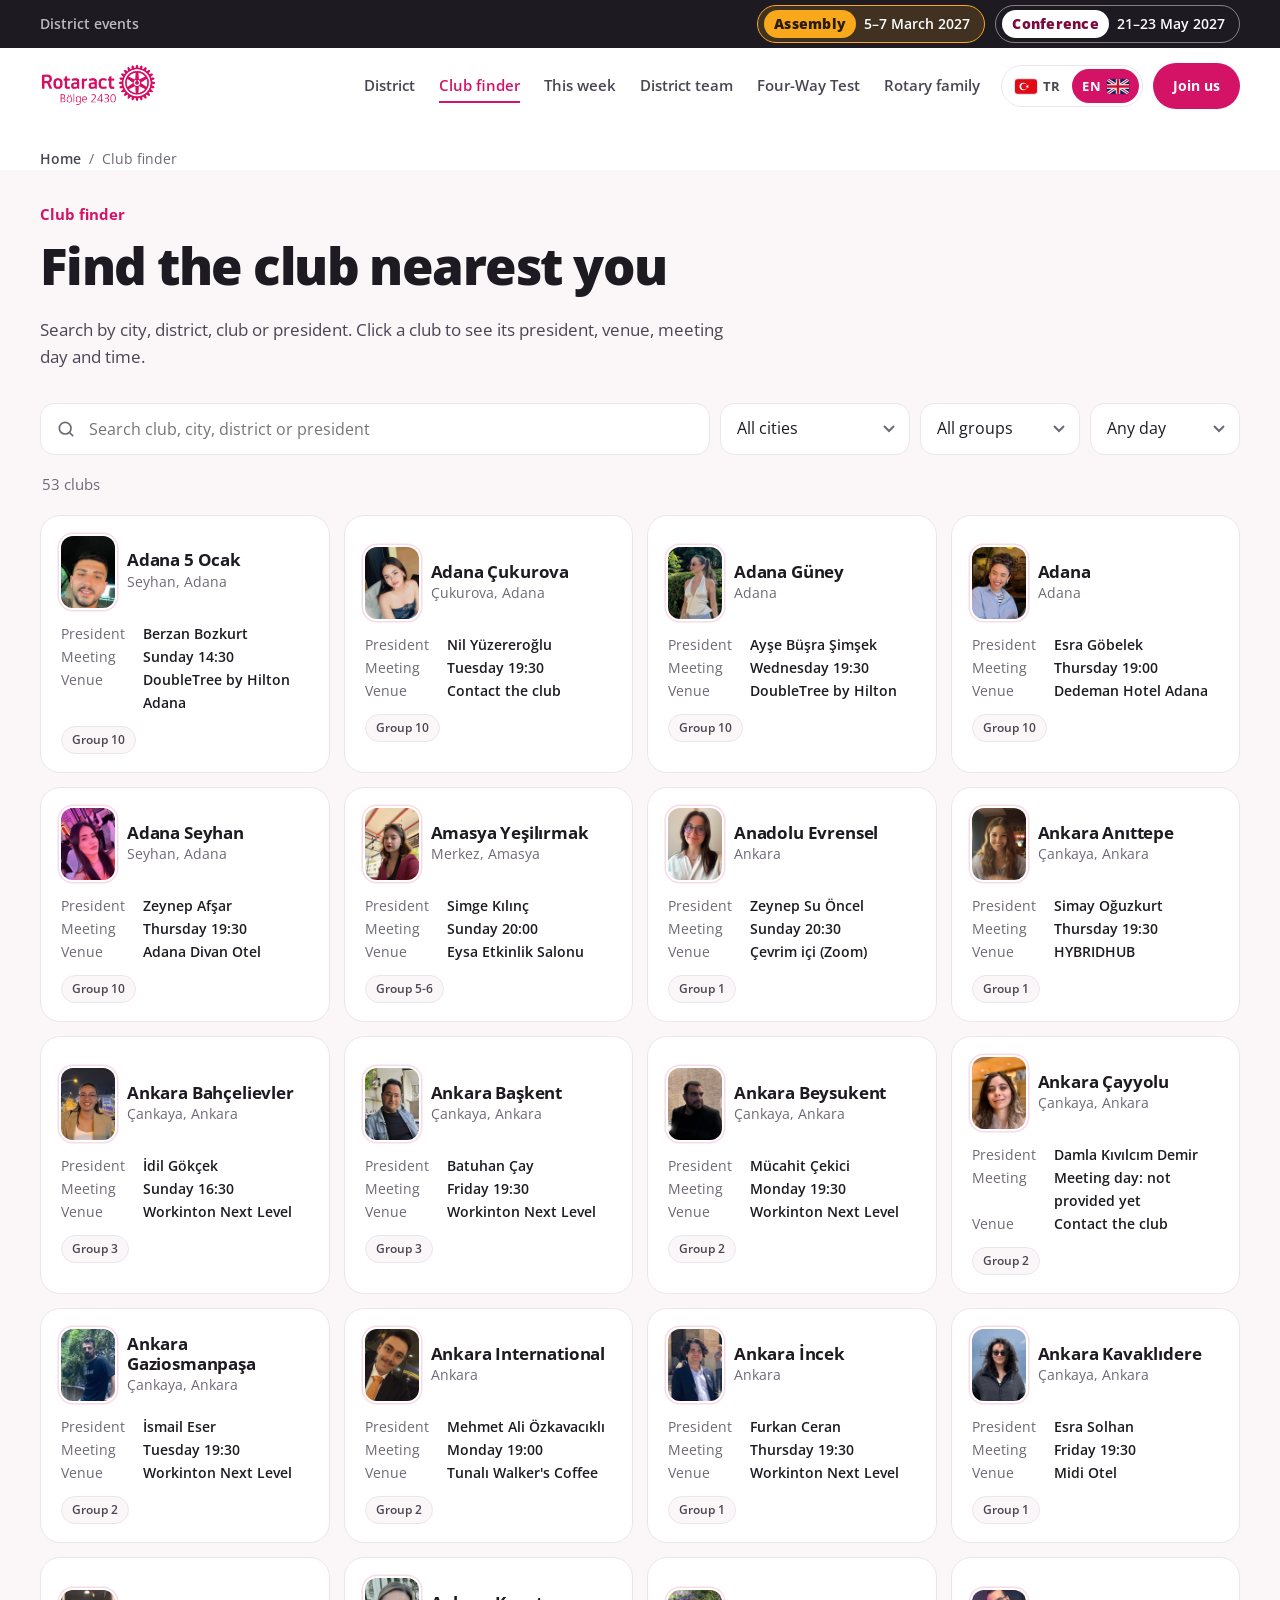
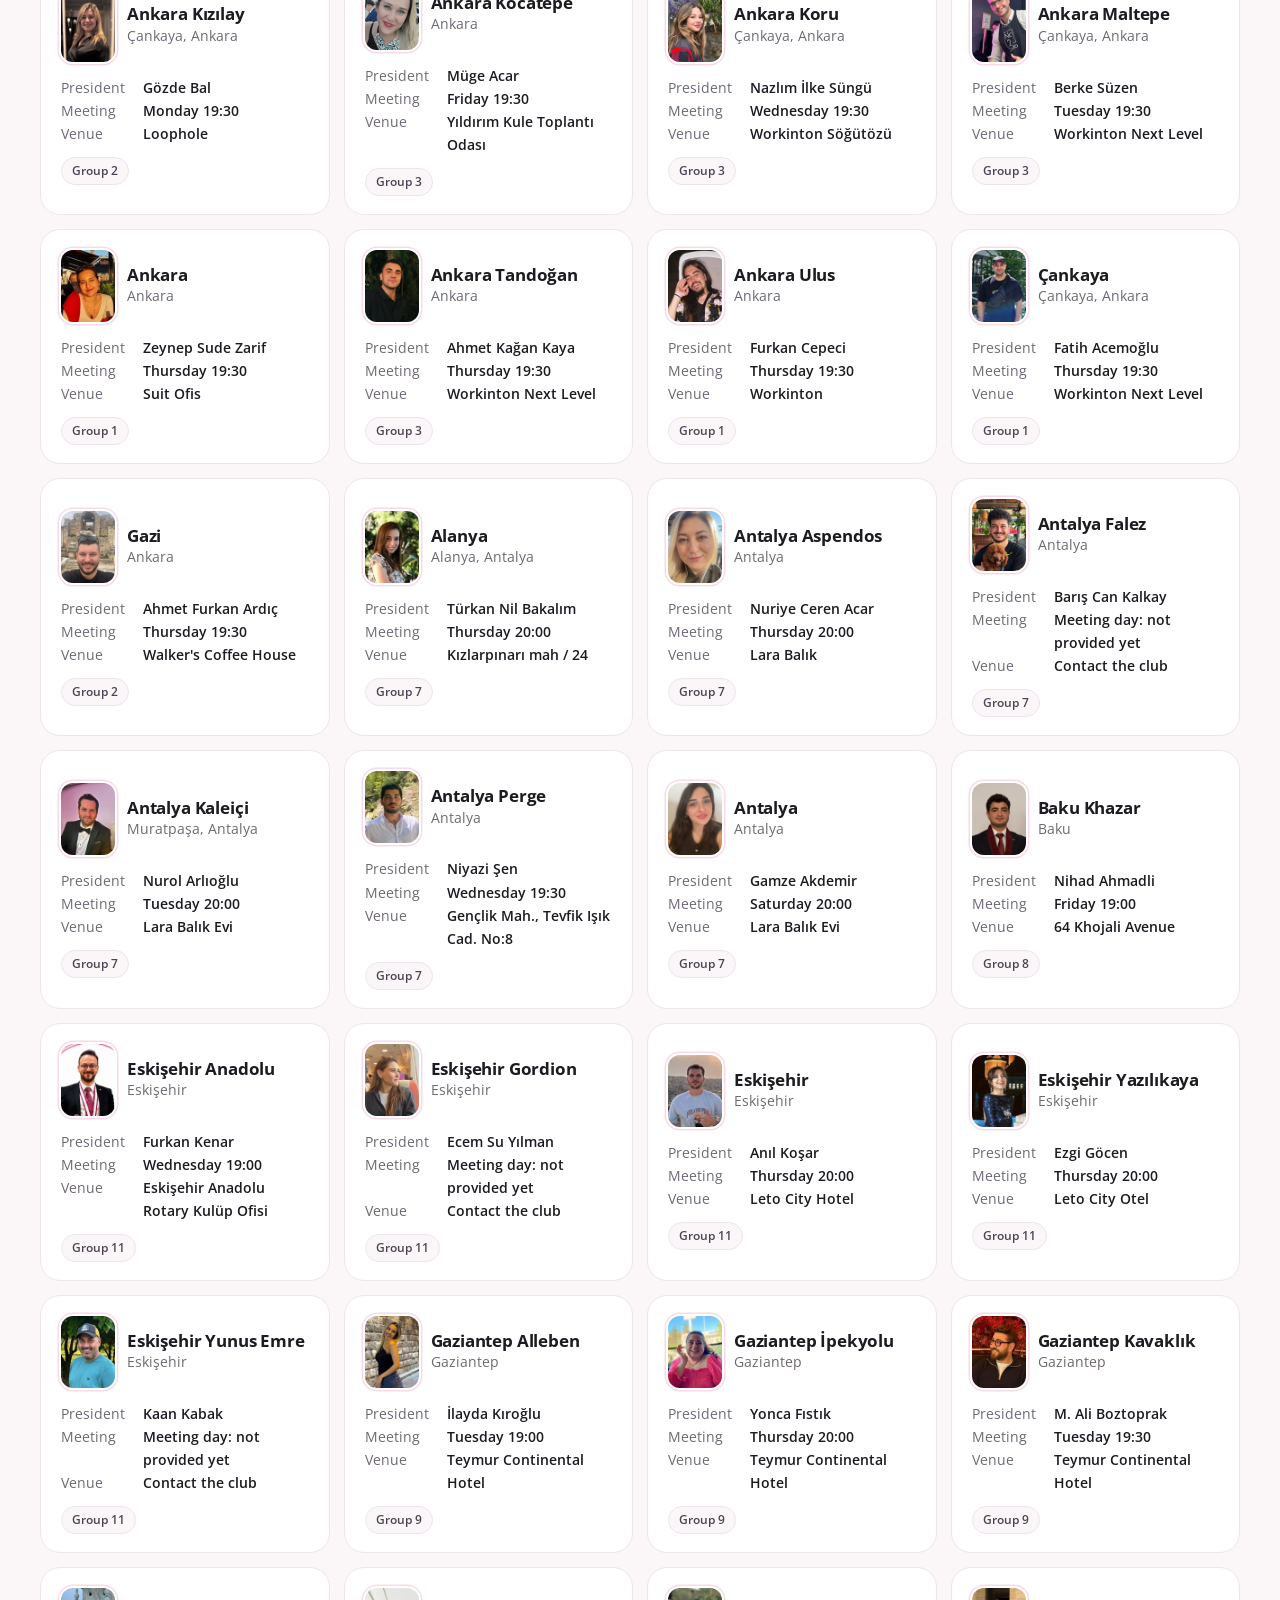
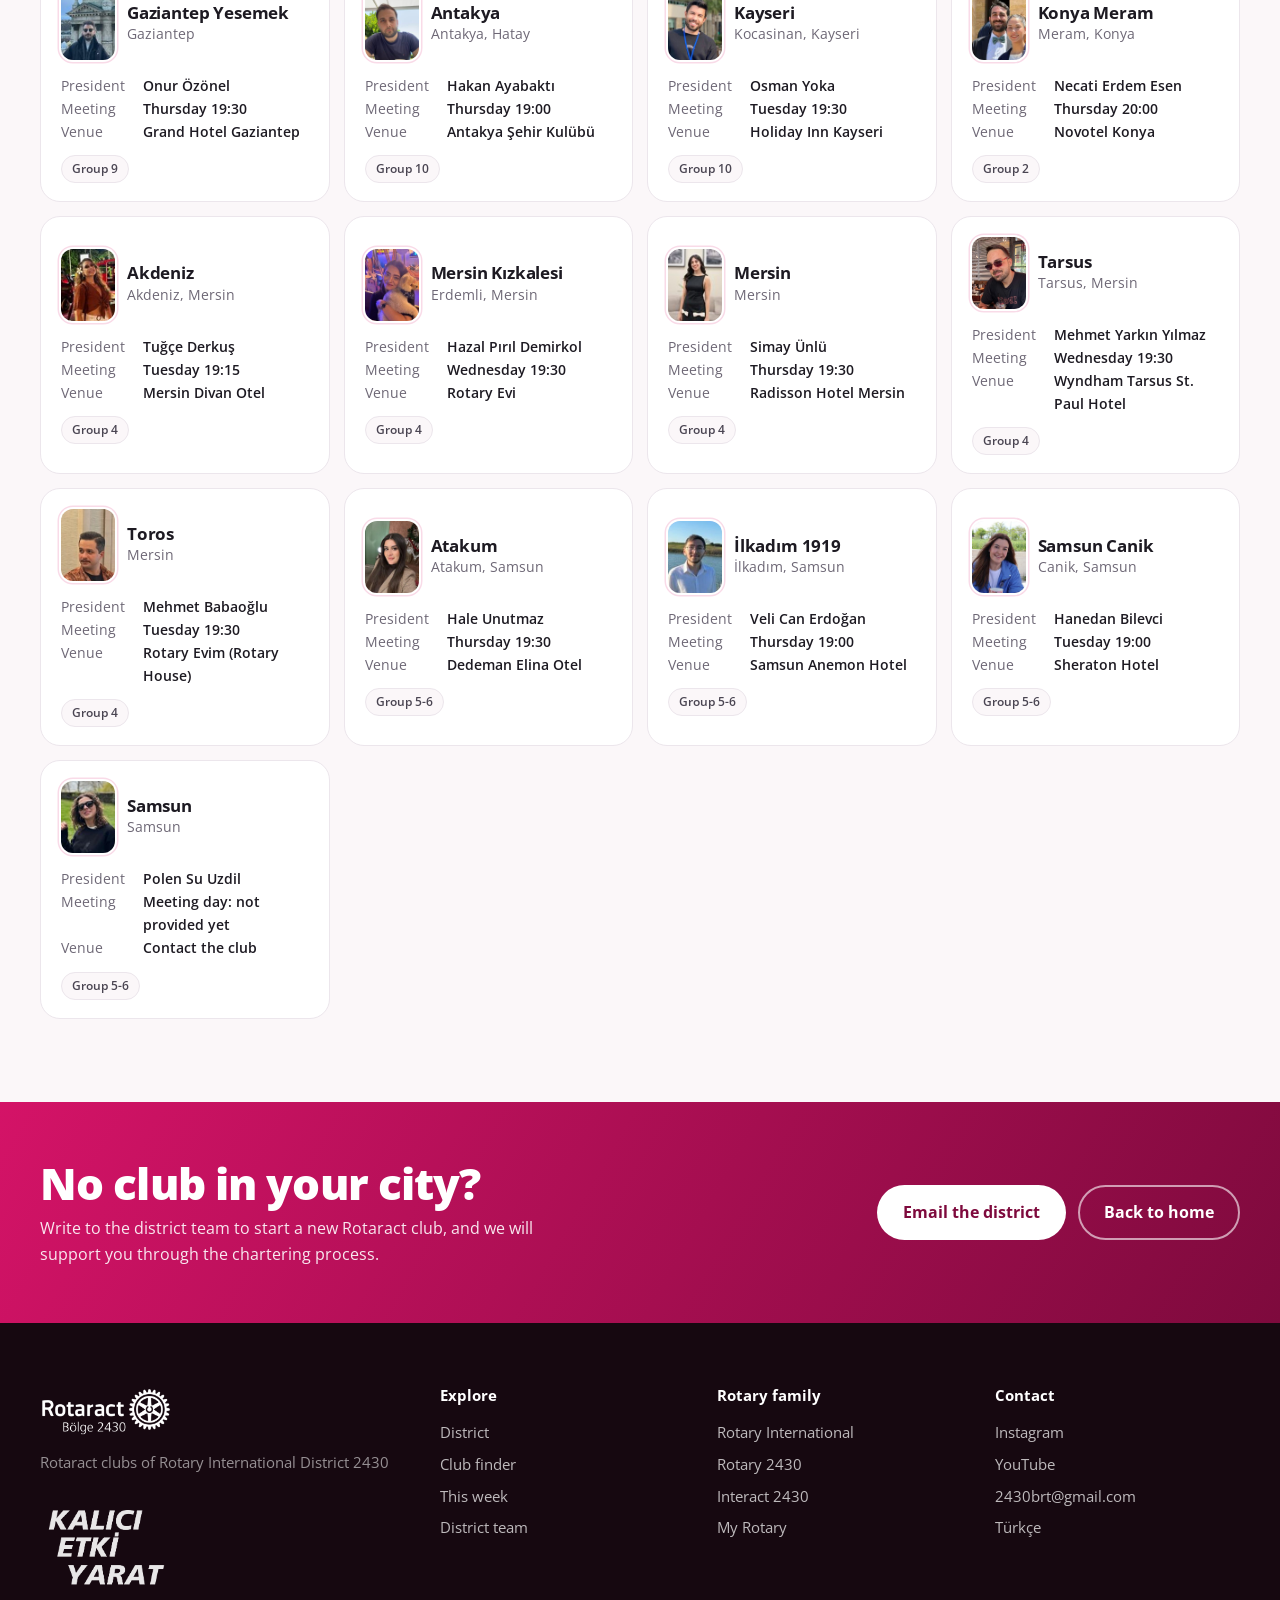
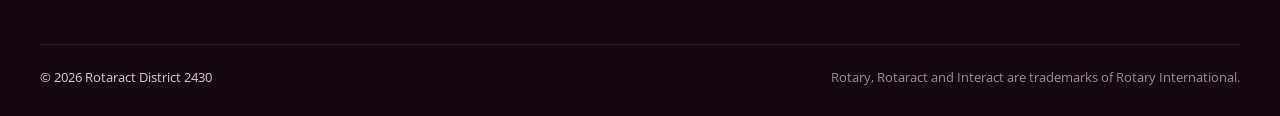
<file: en/kulupler.html>
<!doctype html>
<html lang="en" data-base="../">
<head>
  <meta charset="utf-8">
  <meta name="viewport" content="width=device-width, initial-scale=1, viewport-fit=cover">
  <title>Club Finder · Rotaract District 2430</title>
  <meta name="description" content="Rotaract District 2430 club finder: president, venue, meeting day and time for all 53 clubs.">
  <meta name="theme-color" content="#D41367">
  <link rel="alternate" hreflang="tr" href="../kulupler.html">
  <link rel="alternate" hreflang="en" href="kulupler.html">
  <link rel="icon" href="../favicon.ico?v=3" sizes="16x16 32x32 48x48">
  <link rel="icon" type="image/png" sizes="32x32" href="../assets/favicon-32.png?v=3">
  <link rel="icon" type="image/png" sizes="16x16" href="../assets/favicon-16.png?v=3">
  <link rel="apple-touch-icon" sizes="180x180" href="../assets/apple-touch-icon.png?v=3">
  <link rel="manifest" href="../manifest.webmanifest">
  <meta name="theme-color" content="#D41367">
  <link rel="preconnect" href="https://fonts.googleapis.com">
  <link rel="preconnect" href="https://fonts.gstatic.com" crossorigin>
  <link href="https://fonts.googleapis.com/css2?family=Open+Sans:ital,wght@0,400;0,500;0,600;0,700;0,800;1,800&display=swap" rel="stylesheet">
  <link rel="stylesheet" href="../css/style.css?v=20261126b">
</head>
<body>

<!-- ============ ORGANİZASYON ŞERİDİ ============ -->

<!-- ============ HEADER ============ -->
<header class="site-header" id="header">
  <div class="org-bar" id="orgBar">
    <div class="container org-bar-inner">
      <span class="org-bar-label">District events</span>
      <a class="org-pill org-pill-asamble" href="asamble.html" data-org-pill="asamble">
        <b>Assembly</b><span data-org-tarih>5–7 March 2027</span>
      </a>
      <a class="org-pill org-pill-konferans" href="konferans.html" data-org-pill="konferans">
        <b>Conference</b><span data-org-tarih>Coming soon</span>
      </a>
    </div>
  </div>
  <div class="container header-inner">
    <a href="index.html" class="brand" aria-label="Rotaract District 2430 home">
      <img src="../assets/rotaract-2430.png" alt="Rotaract District 2430" class="brand-logo">
    </a>
    <nav class="main-nav" id="mainNav" aria-label="Main menu">
      <a href="index.html#bolge">District</a>
      <a href="kulupler.html" class="active" aria-current="page">Club finder</a>
      <a href="index.html#akis">This week</a>
      <a href="index.html#gorevliler">District team</a>
      <a href="index.html#ozdenetim">Four-Way Test</a>
      <a href="index.html#aile">Rotary family</a>
      <span class="lang-toggle" role="group" aria-label="Language">
        <a href="../kulupler.html" class="lang-opt" hreflang="tr" lang="tr" aria-label="Türkçe sürüm"><svg class="bayrak" viewBox="0 0 30 20" aria-hidden="true"><rect width="30" height="20" fill="#E30A17"/><circle cx="11.25" cy="10" r="5" fill="#fff"/><circle cx="12.5" cy="10" r="4" fill="#E30A17"/><polygon points="14.40,10.00 16.09,9.41 16.13,7.62 17.21,9.05 18.92,8.53 17.90,10.00 18.92,11.47 17.21,10.95 16.13,12.38 16.09,10.59" fill="#fff"/></svg><span>TR</span></a>
        <a href="kulupler.html" class="lang-opt" hreflang="en" lang="en" aria-current="true"><span>EN</span><svg class="bayrak" viewBox="0 0 60 40" aria-hidden="true"><rect width="60" height="40" fill="#012169"/><path d="M0,0 60,40M60,0 0,40" stroke="#fff" stroke-width="8"/><path d="M0,0 60,40M60,0 0,40" stroke="#C8102E" stroke-width="3"/><path d="M30,0V40M0,20H60" stroke="#fff" stroke-width="12"/><path d="M30,0V40M0,20H60" stroke="#C8102E" stroke-width="7"/></svg></a>
      </span>
      <a href="index.html#katil" class="btn btn-sm btn-primary nav-cta">Join us</a>
    </nav>
    <button class="nav-toggle" id="navToggle" aria-label="Open menu" aria-expanded="false" aria-controls="mainNav">
      <span></span><span></span><span></span>
    </button>
  </div>
</header>

<main id="top">

  <nav class="crumbs container" aria-label="Breadcrumb"><a href="index.html">Home</a><span aria-hidden="true">/</span><span>Club finder</span></nav>

  <!-- ============ CLUB FINDER ============ -->
  <section class="section section-tint finder-page" id="kulup-bulucu">
    <div class="container">
      <div class="section-head">
        <p class="eyebrow">Club finder</p>
        <h1 class="page-title">Find the club nearest you</h1>
        <p class="section-lead">Search by city, district, club or president. Click a club to see its president, venue, meeting day and time.</p>
      </div>

      <div class="finder">
        <div class="finder-controls">
          <label class="search">
            <svg viewBox="0 0 24 24" aria-hidden="true"><circle cx="11" cy="11" r="7"/><path d="m20 20-3.5-3.5"/></svg>
            <input type="search" id="finderSearch" aria-label="Search clubs" placeholder="Search club, city, district or president" autocomplete="off">
          </label>
          <select id="finderIl" aria-label="Choose a city"><option value="">All cities</option></select>
          <select id="finderGrup" aria-label="Choose a group"><option value="">All groups</option></select>
          <select id="finderGun" aria-label="Meeting day">
            <option value="">Any day</option>
            <option value="Pazartesi">Monday</option><option value="Salı">Tuesday</option><option value="Çarşamba">Wednesday</option>
            <option value="Perşembe">Thursday</option><option value="Cuma">Friday</option><option value="Cumartesi">Saturday</option><option value="Pazar">Sunday</option>
          </select>
        </div>
        <div class="finder-meta">
          <span id="finderCount" aria-live="polite"></span>
          <button class="link-btn" id="finderReset" hidden>Clear filters</button>
        </div>
        <div class="club-grid" id="clubGrid"></div>
        <p class="empty" id="clubEmpty" hidden>No clubs match these filters. Clear the filters, or <a href="index.html#katil">write to us</a> to start a club in your city. <button type="button" class="link-btn" data-reset>Clear filters</button></p>
      </div>
    </div>
  </section>

  <section class="cta cta-slim">
    <div class="container cta-inner">
      <div>
        <h2>No club in your city?</h2>
        <p>Write to the district team to start a new Rotaract club, and we will support you through the chartering process.</p>
      </div>
      <div class="cta-actions">
        <a href="#" class="btn btn-light" id="ctaMail">Email the district</a>
        <a href="index.html" class="btn btn-ghost-light">Back to home</a>
      </div>
    </div>
  </section>
</main>

<!-- ============ FOOTER ============ -->
<footer class="site-footer">
  <div class="container footer-grid">
    <div>
      <img src="../assets/rotaract-2430.png" alt="Rotaract District 2430" class="footer-logo">
      <p class="muted">Rotaract clubs of Rotary International District 2430</p>
      <img src="../assets/tema-beyaz.png" alt="Kalıcı Etki Yarat (Create Lasting Impact)" class="footer-theme" loading="lazy" width="818" height="646">
    </div>
    <div>
      <h4>Explore</h4>
      <a href="index.html#bolge">District</a>
      <a href="kulupler.html">Club finder</a>
      <a href="index.html#akis">This week</a>
      <a href="index.html#gorevliler">District team</a>
    </div>
    <div>
      <h4>Rotary family</h4>
      <a href="#" data-link="rotaryInternational" target="_blank" rel="noopener">Rotary International</a>
      <a href="#" data-link="rotary2430" target="_blank" rel="noopener">Rotary 2430</a>
      <a href="#" data-link="interact2430" target="_blank" rel="noopener">Interact 2430</a>
      <a href="#" data-link="myRotary" target="_blank" rel="noopener">My Rotary</a>
    </div>
    <div>
      <h4>Contact</h4>
      <a href="#" data-social="instagram" target="_blank" rel="noopener">Instagram</a>
      <a href="#" data-social="youtube" target="_blank" rel="noopener">YouTube</a>
      <a href="#" id="footerMail"></a>
      <a href="../kulupler.html" hreflang="tr" lang="tr">Türkçe</a>
    </div>
  </div>
  <div class="container footer-bottom">
    <span>© <span id="year"></span> Rotaract District 2430</span>
    <span class="muted">Rotary, Rotaract and Interact are trademarks of Rotary International.</span>
  </div>
</footer>

<!-- ============ MODAL ============ -->
<div class="modal" id="clubModal" hidden>
  <div class="modal-backdrop" data-close></div>
  <div class="modal-panel" role="dialog" aria-modal="true" aria-labelledby="modalTitle">
    <button class="modal-close" data-close aria-label="Close">×</button>
    <div id="modalBody"></div>
  </div>
</div>

<script src="../js/data.js?v=20261126b"></script>
<script src="../js/data-en.js?v=20261126b"></script>
<script src="../js/app.js?v=20261126b"></script>
</body>
</html>
</file>
<file: css/style.css>
/* ==========================================================================
   Rotaract Bölge 2430 — Stil
   Marka: Rotaract Cranberry #D41367 · Rotary Royal Blue #17458F
          Rotary Gold #F7A81B · Interact Sky Blue #00A2E0
   Yazı tipi: Open Sans (Rotary marka kılavuzunda Frutiger'in web karşılığı)
   ========================================================================== */
:root {
  --cranberry: #D41367;
  --cranberry-600: #B80F58;
  --cranberry-800: #7E0A3D;
  --cranberry-900: #4D0626;
  --cranberry-50: #FDF0F6;
  --cranberry-100: #F9DBE8;
  --royal: #17458F;
  --azure: #0067C8;
  --gold: #F7A81B;
  --sky: #00A2E0;

  --ink: #1D1A22;
  --ink-2: #4A4552;
  --muted: #6E6876;
  --line: #ECE6EC;
  --bg: #FFFFFF;
  --bg-tint: #FBF7F9;

  --r-lg: 20px;
  --r-md: 14px;
  --r-sm: 8px;
  --shadow: 0 1px 2px rgba(77, 6, 38, .05), 0 10px 30px -14px rgba(77, 6, 38, .22);
  --ease: cubic-bezier(.2, .7, .2, 1);
  --header-h: 76px;
}

* { box-sizing: border-box; }
html { scroll-behavior: smooth; scroll-padding-top: calc(var(--header-h) + 8px); }
body {
  margin: 0;
  font-family: "Open Sans", system-ui, -apple-system, "Segoe UI", sans-serif;
  color: var(--ink); background: var(--bg);
  line-height: 1.6; -webkit-font-smoothing: antialiased; overflow-x: hidden;
}
img { max-width: 100%; display: block; }
a { color: var(--cranberry); text-decoration: none; }
h1, h2, h3, h4 { line-height: 1.15; margin: 0 0 .5em; letter-spacing: -.02em; }
h2 { font-size: clamp(1.9rem, 3.6vw, 2.75rem); font-weight: 800; }
h3 { font-size: 1.2rem; font-weight: 700; }
p { margin: 0 0 1em; }
:focus-visible { outline: 3px solid var(--gold); outline-offset: 2px; border-radius: 4px; }

.container { width: min(1200px, 100% - 32px); margin-inline: auto; }
.muted { color: var(--muted); }
.hint { color: var(--muted); font-size: .9rem; margin: 14px 0 0; }

/* ---------- Buttons ---------- */
.btn {
  display: inline-flex; align-items: center; justify-content: center; gap: 8px;
  padding: 13px 24px; border-radius: 999px; font-weight: 700; font-size: .98rem; font-family: inherit;
  border: 2px solid transparent; cursor: pointer;
  transition: background .2s, color .2s, border-color .2s, box-shadow .2s;
}
.btn-sm { padding: 9px 18px; font-size: .9rem; }
.btn-primary { background: var(--cranberry); color: #fff; }
.btn-primary:hover { background: var(--cranberry-600); }
.btn-light { background: #fff; color: var(--cranberry-800); }
.btn-light:hover { box-shadow: 0 10px 30px -10px rgba(0, 0, 0, .45); }
.btn-ghost-light { border-color: rgba(255, 255, 255, .6); color: #fff; }
.btn-ghost-light:hover { background: rgba(255, 255, 255, .12); border-color: #fff; }
.btn-outline { border-color: var(--cranberry); color: var(--cranberry); background: transparent; }
.btn-outline:hover { background: var(--cranberry); color: #fff; }
.btn-blue { background: var(--royal); color: #fff; }
.btn-blue:hover { background: #0f3473; }
.link-btn { background: none; border: 0; color: var(--cranberry); font-weight: 600; cursor: pointer; font-family: inherit; font-size: .9rem; }

/* ---------- Header ---------- */
.site-header {
  position: sticky; top: env(safe-area-inset-top, 0px); z-index: 50;
  background: rgba(255, 255, 255, .9);
  backdrop-filter: saturate(1.6) blur(14px); -webkit-backdrop-filter: saturate(1.6) blur(14px);
  border-bottom: 1px solid transparent; transition: box-shadow .3s, border-color .3s;
}
.site-header.scrolled { border-color: var(--line); box-shadow: 0 6px 24px -16px rgba(77, 6, 38, .4); }
.header-inner { display: flex; align-items: center; justify-content: space-between; height: var(--header-h); transition: height .3s; }
.site-header.scrolled .header-inner { height: 64px; }
.brand-logo { height: 46px; width: auto; transition: height .3s; }
.site-header.scrolled .brand-logo { height: 38px; }
.main-nav { display: flex; align-items: center; gap: 2px; }
.main-nav a:not(.btn) { color: var(--ink-2); font-weight: 600; font-size: .93rem; padding: 8px 11px; border-radius: 8px; position: relative; transition: color .2s; }
.main-nav a:not(.btn)::after {
  content: ""; position: absolute; left: 11px; right: 11px; bottom: 3px; height: 2px; background: var(--cranberry);
  transform: scaleX(0); transform-origin: left; transition: transform .3s var(--ease);
}
.main-nav a:not(.btn):hover, .main-nav a.active { color: var(--cranberry); }
.main-nav a.active::after { transform: scaleX(1); }
.nav-cta { margin-left: 8px; }
.nav-toggle { display: none; background: none; border: 0; width: 44px; height: 44px; cursor: pointer; padding: 10px; }
.nav-toggle span { display: block; height: 2px; background: var(--ink); margin: 5px 0; border-radius: 2px; transition: transform .3s, opacity .3s; }
.nav-toggle[aria-expanded="true"] span:nth-child(1) { transform: translateY(7px) rotate(45deg); }
.nav-toggle[aria-expanded="true"] span:nth-child(2) { opacity: 0; }
.nav-toggle[aria-expanded="true"] span:nth-child(3) { transform: translateY(-7px) rotate(-45deg); }

/* ---------- Hero ---------- */
.hero {
  position: relative; overflow: hidden; color: #fff;
  background: radial-gradient(120% 90% at 85% 10%, #E2307C 0%, var(--cranberry) 32%, var(--cranberry-800) 78%, var(--cranberry-900) 100%);
  display: flex; flex-direction: column; justify-content: center;
  padding: 72px 0 40px;
}
.hero-bg { position: absolute; inset: 0; pointer-events: none; }
.hero-wheel {
  position: absolute; right: -10vw; top: 50%; translate: 0 -50%;
  width: min(62vw, 680px); aspect-ratio: 1;
  opacity: .12;
}
/* Tek başına çark: Rotary amblemi (beyaz), sabit — logolara dönüş efekti verilmez */
.hero-wheel img { width: 100%; height: 100%; object-fit: contain; }

.hero-inner { position: relative; z-index: 1; }
.hero-kicker { font-weight: 600; font-size: 1rem; opacity: .85; margin-bottom: 18px; }
.hero-title { margin: 0 0 30px; }
.hero-title img { width: clamp(260px, 42vw, 520px); height: auto; filter: drop-shadow(0 18px 40px rgba(0, 0, 0, .25)); }
.hero .lead { font-size: clamp(1.05rem, 1.5vw, 1.2rem); max-width: 34em; opacity: .92; margin-bottom: 32px; }
.hero-actions { display: flex; flex-wrap: wrap; gap: 12px; }

.stats {
  position: relative; z-index: 1;
  display: grid; grid-template-columns: repeat(4, minmax(0, 1fr)); margin-top: 56px; margin-bottom: 0;
  border-top: 1px solid rgba(255, 255, 255, .28); padding-top: 22px;
}
.stats dt { font-size: clamp(1.8rem, 3.4vw, 2.6rem); font-weight: 800; line-height: 1; letter-spacing: -.03em; font-variant-numeric: tabular-nums; }
.stats dd { margin: 6px 0 0; font-size: .92rem; opacity: .8; }

/* Tek açılış sekansı */
.load { animation: load .9s var(--ease) both; }
.hero-copy .load:nth-child(1) { animation-delay: .05s; }
.hero-copy .load:nth-child(2) { animation-delay: .15s; }
.hero-copy .load:nth-child(3) { animation-delay: .3s; }
.hero-copy .load:nth-child(4) { animation-delay: .4s; }
.stats.load { animation-delay: .55s; }
/* Opaklık kullanılmaz: animasyon çalışmasa bile içerik görünür kalır */
@keyframes load { from { transform: translateY(22px); } }

/* ---------- Ticker ---------- */
.ticker { background: var(--ink); color: #fff; overflow: hidden; white-space: nowrap; padding: 13px 0; }
.ticker-track { display: inline-flex; gap: 36px; animation: ticker 120s linear infinite; padding-left: 36px; }
.ticker-track span { font-weight: 600; font-size: .93rem; opacity: .9; display: inline-flex; align-items: center; gap: 36px; }
.ticker-track span::after { content: ""; width: 6px; height: 6px; border-radius: 50%; background: var(--cranberry); }
@keyframes ticker { to { transform: translateX(-50%); } }

/* ---------- Sections ---------- */
.section { padding: clamp(56px, 6.5vw, 84px) 0; }
.section-tint { background: var(--bg-tint); }
.section-dark { background: linear-gradient(160deg, #2A0F1D, #160810); color: #fff; }
.section-dark .section-lead { color: rgba(255, 255, 255, .72); }
.section-head { margin-bottom: 32px; max-width: 760px; }
.section-lead { font-size: 1.07rem; color: var(--ink-2); max-width: 40em; }
.eyebrow { font-weight: 700; font-size: .95rem; color: var(--cranberry); margin-bottom: 10px; }
.eyebrow-light { color: #FFB8D5; }
.eyebrow-blue { color: var(--royal); }

/* ---------- Region ---------- */
.region-layout { display: grid; grid-template-columns: 1fr 1.35fr; gap: 48px; align-items: start; }
.region-info { display: grid; gap: 28px; }
.info-block { border-left: 3px solid var(--cranberry); padding-left: 20px; }
.info-block p { margin: 0; color: var(--ink-2); }
.province-board { display: grid; gap: 22px; }
.prov-group h4 { font-size: .9rem; font-weight: 700; color: var(--ink-2); margin-bottom: 10px; display: flex; align-items: center; gap: 8px; letter-spacing: 0; }
.prov-group h4 i { width: 10px; height: 10px; border-radius: 3px; }
.prov-tiles { display: flex; flex-wrap: wrap; gap: 8px; }
.prov {
  --c: var(--cranberry);
  display: inline-flex; align-items: center; gap: 10px;
  padding: 10px 12px 10px 16px; border-radius: 12px; border: 1px solid var(--line); background: #fff;
  font-family: inherit; font-weight: 600; font-size: 1rem; line-height: 1; color: var(--ink); cursor: pointer;
  transition: border-color .2s, box-shadow .2s;
}
.prov:hover { border-color: var(--c); box-shadow: var(--shadow); }
.prov .n { min-width: 26px; height: 26px; padding: 0 7px; border-radius: 999px; background: var(--c); color: #fff; font-size: .8rem; font-weight: 700; display: inline-grid; place-items: center; }

/* ---------- Finder ---------- */
.finder-controls { display: grid; grid-template-columns: 1fr 190px 160px 150px; gap: 10px; }
.search { position: relative; display: block; }
.search svg { position: absolute; left: 16px; top: 50%; translate: 0 -50%; width: 20px; height: 20px; fill: none; stroke: var(--muted); stroke-width: 2; stroke-linecap: round; }
.finder input, .finder select {
  width: 100%; height: 52px; border-radius: var(--r-md); border: 1.5px solid var(--line); background: #fff;
  font: inherit; font-size: 1rem; color: var(--ink); padding: 0 16px; transition: border-color .2s, box-shadow .2s;
}
.finder input { padding-left: 48px; }
.finder select {
  cursor: pointer; appearance: none; padding-right: 38px;
  background-image: url("data:image/svg+xml,%3Csvg xmlns='http://www.w3.org/2000/svg' width='12' height='8'%3E%3Cpath d='M1 1l5 5 5-5' stroke='%236E6876' stroke-width='2' fill='none'/%3E%3C/svg%3E");
  background-repeat: no-repeat; background-position: right 14px center;
}
.finder input:focus, .finder select:focus { outline: none; border-color: var(--cranberry); box-shadow: 0 0 0 4px rgba(212, 19, 103, .12); }
.finder-meta { display: flex; justify-content: space-between; align-items: center; margin: 18px 2px; color: var(--muted); font-size: .92rem; min-height: 24px; }

.club-grid { display: grid; grid-template-columns: repeat(auto-fill, minmax(min(270px, 100%), 1fr)); gap: 14px; }
.club-card {
  position: relative; text-align: left; background: #fff; border: 1px solid var(--line); border-radius: var(--r-lg);
  padding: 20px 20px 18px; cursor: pointer; font: inherit; color: inherit;
  transition: box-shadow .25s, border-color .25s;
}
.club-card:hover { box-shadow: var(--shadow); border-color: var(--cranberry-100); }
.club-top { display: flex; gap: 12px; align-items: center; margin-bottom: 14px; }
.club-badge { flex: none; width: 44px; height: 44px; border-radius: 12px; display: grid; place-items: center; background: var(--cranberry-50); color: var(--cranberry); font-weight: 800; font-size: .95rem; }
.club-card > span { display: block; }
.club-top { display: flex !important; }
.club-name { display: block; font-size: 1.05rem; font-weight: 700; letter-spacing: -.01em; line-height: 1.2; }
.club-loc { display: block; font-size: .86rem; color: var(--muted); }
.club-rows { display: grid; gap: 4px; font-size: .9rem; margin: 0 0 12px; }
.club-rows > span { display: grid; grid-template-columns: 74px 1fr; gap: 8px; }
.club-rows .k { color: var(--muted); }
.club-rows .v { color: var(--ink); font-weight: 600; }
.club-group { display: inline-block !important; font-size: .78rem; font-weight: 600; color: var(--ink-2); background: var(--bg-tint); border: 1px solid var(--line); padding: 3px 10px; border-radius: 999px; }
.empty { color: var(--ink-2); padding: 36px 20px; background: #fff; border: 1px dashed var(--line); border-radius: var(--r-lg); }

/* ---------- Week agenda (signature) ---------- */
.week { display: grid; grid-template-columns: 240px 1fr; gap: 28px; align-items: start; }
.week-tabs { display: grid; gap: 6px; position: sticky; top: calc(var(--header-h) + 16px); }
.day {
  display: grid; grid-template-columns: 1fr auto; grid-template-areas: "name n" "date n";
  text-align: left; padding: 12px 16px; border-radius: var(--r-md); border: 1px solid var(--line); background: #fff;
  font-family: inherit; color: var(--ink); cursor: pointer; transition: background .2s, border-color .2s, color .2s;
}
.day:hover { border-color: var(--cranberry); }
.day-name { grid-area: name; font-weight: 700; }
.day-date { grid-area: date; font-size: .82rem; color: var(--muted); }
.day-n { grid-area: n; align-self: center; font-size: .82rem; font-weight: 600; color: var(--cranberry); }
.day[aria-selected="true"] { background: var(--cranberry); border-color: var(--cranberry); color: #fff; }
.day[aria-selected="true"] .day-date, .day[aria-selected="true"] .day-n { color: #fff; }

.agenda { list-style: none; margin: 0; padding: 0; border-top: 2px solid var(--ink); }
.agenda li { display: grid; grid-template-columns: 88px 1fr auto; gap: 16px; align-items: baseline; padding: 16px 4px; border-bottom: 1px solid var(--line); animation: row .35s var(--ease) both; }
.agenda li:nth-child(n+2) { animation-delay: 30ms; }
@keyframes row { from { opacity: 0; transform: translateX(-8px); } }
.agenda time { font-size: 1.6rem; font-weight: 800; letter-spacing: -.03em; color: var(--cranberry); font-variant-numeric: tabular-nums; line-height: 1; }
.agenda-club { background: none; border: 0; padding: 0; text-align: left; font-family: inherit; cursor: pointer; color: var(--ink); }
.agenda-club strong { display: block; font-size: 1.08rem; }
.agenda-club span { color: var(--muted); font-size: .9rem; }
.agenda-club:hover strong { color: var(--cranberry); }
.agenda-city { font-size: .85rem; font-weight: 600; color: var(--ink-2); background: var(--bg-tint); padding: 4px 12px; border-radius: 999px; white-space: nowrap; }
.agenda-empty { display: block !important; color: var(--muted); padding: 28px 4px !important; }

.news { margin-top: 64px; }
.news-title { font-size: 1.4rem; margin-bottom: 20px; }
.feed { display: grid; grid-template-columns: repeat(3, minmax(0, 1fr)); gap: 18px; }
.post { background: #fff; border: 1px solid var(--line); border-radius: var(--r-lg); overflow: hidden; }
.post-media { aspect-ratio: 16 / 9; position: relative; }
.post-media img { width: 100%; height: 100%; object-fit: cover; }
.post-media .cat { position: absolute; left: 12px; top: 12px; background: rgba(255,255,255,.94); color: var(--ink); font-size: .78rem; font-weight: 700; padding: 4px 10px; border-radius: 999px; }
.post-body { padding: 18px 20px 20px; }
.post-meta { font-size: .85rem; color: var(--muted); margin-bottom: 8px; }
.post-meta button { background: none; border: 0; padding: 0; font-family: inherit; font-weight: 700; font-size: .85rem; color: var(--ink); cursor: pointer; }
.post h3 { font-size: 1.08rem; }
.post p { color: var(--ink-2); font-size: .93rem; margin: 0; }

.insta-band {
  margin-top: 48px; display: flex; align-items: center; gap: 18px; padding: 20px 24px; border-radius: var(--r-lg);
  background: var(--cranberry-50); border: 1px solid var(--cranberry-100); color: var(--ink); transition: border-color .2s;
}
.insta-band:hover { border-color: var(--cranberry); }
.insta-band #instaHandle { color: var(--cranberry); font-weight: 700; }
.insta-icon { width: 48px; height: 48px; flex: none; border-radius: 14px; display: grid; place-items: center; color: #fff; background: linear-gradient(135deg, var(--cranberry), var(--gold)); }
.insta-icon svg { width: 26px; height: 26px; fill: none; stroke: currentColor; stroke-width: 2; }

/* ---------- Team ---------- */
.team-head { display: flex; justify-content: space-between; align-items: flex-end; gap: 32px; margin-bottom: 32px; }
.team-lead { list-style: none; margin: 0; padding: 0; }
.team-lead .member.lead {
  list-style: none; display: flex; align-items: center; gap: 22px; padding: 26px 28px; border-radius: var(--r-lg);
  background: linear-gradient(120deg, var(--cranberry), var(--cranberry-800)); margin-bottom: 36px;
}
.team-lead .avatar { width: 92px; height: 92px; font-size: 1.8rem; background: rgba(255, 255, 255, .25); }
.team-lead .avatar span { background: var(--cranberry-900); }
.team-lead h4 { font-size: 1.7rem; }
.team-lead .role { color: #fff; font-size: 1rem; }
.team-block { display: grid; grid-template-columns: 240px 1fr; gap: 28px; padding: 28px 0; border-top: 1px solid rgba(255, 255, 255, .12); }
.team-block-head h3 { margin-bottom: 4px; }
.team-block-head p { color: rgba(255, 255, 255, .6); font-size: .9rem; margin: 0; }
.team-list { list-style: none; margin: 0; padding: 0; display: grid; grid-template-columns: repeat(auto-fill, minmax(230px, 1fr)); gap: 18px 24px; }
.member { display: flex; align-items: center; gap: 14px; }
.avatar {
  flex: none; width: 52px; height: 52px; border-radius: 50%; display: grid; place-items: center; overflow: hidden;
  font-weight: 800; font-size: 1rem; color: #fff; padding: 2px;
  background: conic-gradient(from 200deg, var(--cranberry), var(--gold), var(--cranberry));
}
.avatar span { width: 100%; height: 100%; border-radius: 50%; background: #24101B; display: grid; place-items: center; }
.avatar img { width: 100%; height: 100%; border-radius: 50%; object-fit: cover; }
.member h4 { font-size: 1.02rem; margin: 0 0 2px; letter-spacing: -.01em; }
.member .role { margin: 0; font-size: .86rem; color: rgba(255, 255, 255, .68); line-height: 1.35; }

/* ---------- Four-Way Test ---------- */
.fourway-layout { display: grid; grid-template-columns: .9fr 1.1fr; gap: 44px; align-items: center; }
.fourway { list-style: none; padding: 0; margin: 0; display: grid; gap: 0; border-top: 2px solid var(--ink); }
.fourway li { display: grid; grid-template-columns: 64px 1fr; align-items: center; gap: 16px; padding: 18px 4px; border-bottom: 1px solid var(--line); }
.fourway .num { font-size: 2.6rem; font-weight: 800; font-style: italic; line-height: 1; color: var(--cranberry); }
.fourway p { font-size: clamp(1.15rem, 2vw, 1.45rem); font-weight: 700; margin: 0; line-height: 1.3; }

/* ---------- Rotary International ---------- */
.ri-layout { display: grid; grid-template-columns: 1.1fr 1fr; gap: 44px; align-items: center; }
.ri-copy p { color: var(--ink-2); font-size: 1.04rem; }
.ri-emblem { width: 96px; height: 96px; border-radius: 50%; background: var(--royal); padding: 12px; margin-bottom: 22px; }
.focus { background: #fff; border-radius: var(--r-lg); padding: 28px; box-shadow: var(--shadow); border-top: 5px solid var(--gold); }
.focus h3 { color: var(--royal); }
.focus ul { list-style: none; padding: 0; margin: 0; display: grid; gap: 2px; }
.focus li { display: flex; gap: 14px; align-items: center; padding: 9px 6px; border-radius: 10px; font-weight: 600; }
.focus li span { width: 36px; height: 36px; display: grid; place-items: center; border-radius: 10px; background: #EEF3FA; font-size: 1.1rem; flex: none; }

/* ---------- Family ---------- */
.family { display: grid; grid-template-columns: repeat(3, minmax(0, 1fr)); gap: 18px; }
.fam-card {
  --c: var(--cranberry);
  position: relative; display: flex; flex-direction: column; background: #fff; border: 1px solid var(--line);
  border-radius: var(--r-lg); padding: 28px 26px; color: var(--ink); overflow: hidden; transition: box-shadow .25s;
}
.fam-card::before { content: ""; position: absolute; inset: 0 0 auto 0; height: 6px; background: var(--c); }
a.fam-card[href]:hover { box-shadow: var(--shadow); }
.fam-rotary { --c: var(--royal); }
.fam-interact { --c: var(--sky); }
.fam-rotaract { background: var(--cranberry-50); border-color: var(--cranberry-100); }
.fam-logo { height: 72px; display: flex; align-items: center; margin-bottom: 18px; }
.fam-logo img { max-height: 72px; width: auto; }
.fam-logo-blue { width: 72px; border-radius: 50%; background: var(--royal); padding: 9px; }
.fam-logo.fallback::before { content: attr(data-fallback); font-weight: 800; font-size: 1.6rem; color: var(--c); letter-spacing: -.02em; }
.fam-card p { color: var(--ink-2); flex: 1; }
.fam-link { font-weight: 700; color: var(--c); }
.is-pending { cursor: default; }
.fam-card.is-pending .fam-link { color: var(--muted); font-weight: 600; }

/* ---------- CTA ---------- */
.cta { background: linear-gradient(120deg, var(--cranberry), var(--cranberry-800)); color: #fff; padding: 60px 0; }
.cta-inner { display: flex; align-items: center; justify-content: space-between; gap: 32px; flex-wrap: wrap; }
.cta h2 { margin-bottom: 8px; }
.cta p { opacity: .9; margin: 0; max-width: 34em; }
.cta-actions { display: flex; gap: 12px; flex-wrap: wrap; }

/* ---------- Footer ---------- */
.site-footer { background: #160810; color: rgba(255,255,255,.8); padding: 64px 0 28px; font-size: .93rem; }
.footer-grid { display: grid; grid-template-columns: 1.5fr 1fr 1fr 1fr; gap: 32px; }
.footer-logo { height: 52px; width: auto; filter: brightness(0) invert(1); margin-bottom: 12px; }
.footer-theme { display: block; width: 132px; height: auto; margin-top: 20px; opacity: .9; }
.site-footer h4 { color: #fff; font-size: .95rem; margin-bottom: 12px; letter-spacing: 0; }
.site-footer a { display: block; color: rgba(255,255,255,.72); padding: 4px 0; transition: color .2s; }
.site-footer a:hover { color: #fff; }
.site-footer .muted { color: rgba(255,255,255,.55); }
.footer-bottom { display: flex; justify-content: space-between; flex-wrap: wrap; gap: 8px; border-top: 1px solid rgba(255,255,255,.1); margin-top: 44px; padding-top: 22px; font-size: .84rem; }

/* ---------- Modal ---------- */
.modal { position: fixed; inset: 0; z-index: 100; display: grid; place-items: center; padding: 16px; }
.modal[hidden] { display: none; }
.modal-backdrop { position: absolute; inset: 0; background: rgba(22, 8, 16, .62); backdrop-filter: blur(4px); animation: fade .2s both; }
.modal-panel {
  position: relative; background: #fff; border-radius: 22px; width: min(620px, 100%); max-height: calc(100svh - 32px); overflow: auto;
  box-shadow: 0 40px 100px -20px rgba(0,0,0,.5); animation: rise .3s var(--ease) both;
}
@keyframes fade { from { opacity: 0; } }
@keyframes rise { from { opacity: 0; transform: translateY(20px) scale(.98); } }
.modal-close { position: absolute; right: 14px; top: 14px; z-index: 2; width: 40px; height: 40px; border-radius: 50%; border: 0; background: rgba(255,255,255,.2); color: #fff; font-size: 1.6rem; line-height: 1; cursor: pointer; }
.modal-close:hover { background: rgba(255,255,255,.35); }
.m-head { background: linear-gradient(135deg, var(--cranberry), var(--cranberry-800)); color: #fff; padding: 28px 30px 24px; }
.m-head .club-badge { background: rgba(255,255,255,.18); color: #fff; margin-bottom: 14px; }
.m-head h3 { font-size: 1.5rem; margin-bottom: 4px; padding-right: 40px; }
.m-head p { margin: 0; opacity: .85; }
.m-body { padding: 24px 30px 28px; }
.m-grid { display: grid; grid-template-columns: 1fr 1fr; gap: 10px; margin-bottom: 20px; }
.m-item { background: var(--bg-tint); border-radius: var(--r-md); padding: 13px 16px; }
.m-item.wide { grid-column: span 2; }
.m-item small { display: block; font-size: .8rem; color: var(--muted); font-weight: 600; margin-bottom: 2px; }
.m-item strong { font-weight: 700; }
.m-item span { display: block; color: var(--ink-2); font-size: .9rem; }
.m-actions { display: flex; flex-wrap: wrap; gap: 10px; }
.m-note { font-size: .82rem; color: var(--muted); margin: 16px 0 0; }

/* ---------- Responsive ---------- */
@media (max-width: 1024px) {
  .region-layout, .ri-layout, .fourway-layout { grid-template-columns: 1fr; gap: 36px; }
  .feed { grid-template-columns: repeat(2, minmax(0, 1fr)); }
  .footer-grid { grid-template-columns: 1fr 1fr; }
  .team-block { grid-template-columns: 1fr; gap: 16px; }
  .finder-controls { grid-template-columns: 1fr 1fr 1fr; }
  .finder-controls .search { grid-column: 1 / -1; }
}
@media (max-width: 920px) {
  .nav-toggle { display: block; }
  .main-nav {
    /* header'a göre: üstteki organizasyon şeridi görünürken de menü header'ın hemen altında açılır */
    position: absolute; inset: 100% 0 auto 0; flex-direction: column; align-items: stretch; gap: 0;
    background: #fff; padding: 12px 16px 20px; border-bottom: 1px solid var(--line); box-shadow: 0 20px 40px -20px rgba(0,0,0,.25);
    transform: translateY(-12px); opacity: 0; visibility: hidden; pointer-events: none; transition: .3s var(--ease);
  }
  .main-nav.open { transform: none; opacity: 1; visibility: visible; pointer-events: auto; }
  .main-nav a:not(.btn) { padding: 14px 8px; border-bottom: 1px solid var(--line); }
  .main-nav a:not(.btn)::after { display: none; }
  .nav-cta { margin: 14px 0 0; }
  .week { grid-template-columns: 1fr; }
  .week-tabs { position: static; grid-auto-flow: column; grid-auto-columns: minmax(118px, 1fr); overflow-x: auto; padding-bottom: 6px; scroll-snap-type: x mandatory; }
  .day { scroll-snap-align: start; grid-template-areas: "name" "date" "n"; grid-template-columns: 1fr; }
  .day-n { align-self: start; }
}
@media (max-width: 720px) {
  .finder-controls { grid-template-columns: 1fr 1fr; }
  .finder-controls #finderGun { grid-column: 1 / -1; }
  .stats { grid-template-columns: repeat(2, minmax(0, 1fr)); row-gap: 20px; }
  .feed, .family { grid-template-columns: 1fr; }
  .agenda li { grid-template-columns: 64px 1fr; }
  .agenda time { font-size: 1.25rem; }
  .agenda-city { grid-column: 2; justify-self: start; }
  .m-grid { grid-template-columns: 1fr; }
  .m-item.wide { grid-column: auto; }
  .hero { padding: 48px 0 32px; }
  .hero-wheel { width: 110vw; right: -45vw; }
  .team-head { flex-direction: column; align-items: flex-start; }
  .team-lead { list-style: none; margin: 0; padding: 0; }
.team-lead .member.lead { flex-direction: column; align-items: flex-start; }
  .fourway li { grid-template-columns: 48px 1fr; }
}
@media (max-width: 480px) {
  .footer-grid { grid-template-columns: 1fr; }
  .brand-logo { height: 38px; }
}
@media (prefers-reduced-motion: reduce) {
  *, *::before, *::after { animation: none !important; transition: none !important; }
  html { scroll-behavior: auto; }
}

/* Başkan e-postası (kulüp penceresi) */
.m-mail { display: block; margin-top: 2px; font-size: .9rem; font-weight: 600; word-break: break-all; }
.m-mail:hover { text-decoration: underline; }

/* Başkan fotoğrafları */
.club-photo { padding: 0; object-fit: cover; border-radius: 50%; background: var(--cranberry-50); box-shadow: 0 0 0 2px #fff, 0 0 0 4px var(--cranberry-100); }
.m-photo { display: block; width: 84px; height: 84px; border-radius: 50%; object-fit: cover; margin-bottom: 14px; box-shadow: 0 0 0 3px rgba(255, 255, 255, .85); }

/* ---------- Türkiye haritası ---------- */
:root {
  --map-2430-club: #D41367;
  --map-2430: #F4BBD3;
  --map-2420: #17458F;
  --map-2440: #F7A81B;
  --map-unk-bg: #F1ECF0;
  --map-unk-line: #BDB3BC;
}
.tr-map { margin: 0 0 32px; }
.tr-map-canvas { position: relative; }
.tr-map svg { display: block; width: 100%; height: auto; max-width: 100%; overflow: visible; }
.tr-map .il { stroke: #fff; stroke-width: .8; stroke-linejoin: round; transition: filter .15s, opacity .15s; }
.tr-map .il.b2430 { fill: var(--map-2430); }
.tr-map .il.b2430.has-club { fill: var(--map-2430-club); cursor: pointer; }
.tr-map .il.b2420 { fill: var(--map-2420); }
.tr-map .il.b2440 { fill: var(--map-2440); }
.tr-map .il.bunk { fill: url(#hatch); }
.tr-map .hatch-bg { fill: var(--map-unk-bg); }
.tr-map .hatch-line { stroke: var(--map-unk-line); stroke-width: 2; }
.tr-map .il:hover { filter: brightness(.88); }
.tr-map .il:focus { outline: none; }
.tr-map .il:focus-visible { stroke: var(--ink); stroke-width: 2.5; }
.tr-map .map-labels text {
  fill: #fff; font-family: inherit; font-size: 13px; font-weight: 800; text-anchor: middle; dominant-baseline: central;
  pointer-events: none; paint-order: stroke; stroke: rgba(77, 6, 38, .35); stroke-width: 2px;
}
.map-tip {
  position: fixed; z-index: 55; transform: translate(-50%, calc(-100% - 12px)); pointer-events: none;
  background: var(--ink); color: #fff; padding: 8px 12px; border-radius: 10px; font-size: .85rem; line-height: 1.35; width: max-content; max-width: min(260px, calc(100vw - 32px));
  box-shadow: 0 10px 24px -10px rgba(0, 0, 0, .5);
}
.map-tip strong { display: block; font-size: .95rem; }
.map-tip span { color: rgba(255, 255, 255, .8); }
.tr-map figcaption { margin-top: 18px; display: grid; gap: 10px; }
.map-legend { list-style: none; margin: 0; padding: 0; display: flex; flex-wrap: wrap; gap: 8px 22px; font-size: .9rem; color: var(--ink-2); }
.map-legend li { display: inline-flex; align-items: center; gap: 8px; }
.map-legend .sw { width: 16px; height: 16px; border-radius: 4px; flex: none; }
.sw-2430-club { background: var(--map-2430-club); }
.sw-2430 { background: var(--map-2430); }
.sw-2420 { background: var(--map-2420); }
.sw-2440 { background: var(--map-2440); }
.sw-unk { background: repeating-linear-gradient(45deg, var(--map-unk-bg) 0 3px, var(--map-unk-line) 3px 5px); }
.map-note { margin: 0; font-size: .88rem; color: var(--muted); max-width: 60em; }
@media (max-width: 720px) {
  .tr-map .map-labels text { font-size: 20px; }
  .map-legend { font-size: .85rem; gap: 6px 16px; }
}

/* ---------- Ana sayfadaki kulüp bulucu bandı ---------- */
.finder-teaser { background: var(--bg-tint); border-block: 1px solid var(--line); padding-block: clamp(48px, 7vw, 80px); }
.finder-teaser-inner { display: flex; align-items: center; justify-content: space-between; gap: 32px; flex-wrap: wrap; }
.finder-teaser-inner > div { min-width: 0; flex: 1 1 420px; }
.finder-teaser .section-lead { margin: 0; }
.btn-lg { padding: 17px 32px; font-size: 1.08rem; }

/* ---------- Kulüp bulucu sayfası ---------- */
.crumbs { display: flex; gap: 8px; align-items: center; font-size: .9rem; color: var(--muted); padding-block: 22px 0; }
.crumbs a { color: var(--ink-2); font-weight: 600; }
.crumbs a:hover { color: var(--cranberry); }
.finder-page { padding-top: 32px; }
.page-title { font-size: clamp(2.1rem, 4.6vw, 3.2rem); font-weight: 800; letter-spacing: -.03em; margin-bottom: .4em; }
.cta-slim { padding-block: 56px; }

/* ---------- Bölge ekibi: tıklanabilir kişi kartları ---------- */
.member { display: block; }
.member-btn {
  display: flex; align-items: center; gap: 14px; width: calc(100% + 16px); margin: -8px; padding: 8px;
  background: none; border: 0; border-radius: 14px; color: inherit; font: inherit; text-align: left; cursor: pointer;
  transition: background .2s;
}
.member-btn:hover { background: rgba(255, 255, 255, .08); }
.member-btn:hover .member-name { text-decoration: underline; text-underline-offset: 3px; }
.member-text { min-width: 0; }
.member-name { display: block; font-size: 1.02rem; font-weight: 700; letter-spacing: -.01em; margin-bottom: 2px; }
.member .role { display: block; }
.team-lead .member-btn { gap: 22px; margin: 0; padding: 0; width: 100%; }
.team-lead .member-btn:hover { background: none; }
.team-lead .member.lead:has(.member-btn:hover) { filter: brightness(1.06); }
.team-lead .member-name { font-size: 1.7rem; }
@media (max-width: 720px) { .team-lead .member-btn { flex-direction: column; align-items: flex-start; } }

/* Kişi kartı içeriği */
.m-subtitle { font-size: .95rem; margin: 4px 0 6px; color: var(--ink); }
.m-desc { color: var(--ink-2); margin: 0 0 18px; }
.m-mail-lg { font-size: 1rem; }
.m-clubs { display: flex; flex-wrap: wrap; gap: 8px; margin-bottom: 20px; }
.m-club {
  display: inline-flex; align-items: baseline; gap: 6px; padding: 7px 12px; border-radius: 999px;
  border: 1px solid var(--line); background: var(--bg-tint); color: var(--ink); font: inherit; font-size: .88rem; font-weight: 600; cursor: pointer;
  transition: border-color .2s, background .2s;
}
.m-club span { font-weight: 500; color: var(--muted); font-size: .8rem; }
.m-club:hover { border-color: var(--cranberry); background: var(--cranberry-50); }

/* ---------- Dil seçici (TR / EN) ---------- */
.main-nav a.lang-switch {
  margin-left: 6px; padding: 6px 10px; border: 1.5px solid var(--line); border-radius: 8px;
  font-size: .8rem; font-weight: 700; letter-spacing: .04em; color: var(--ink-2);
}
.main-nav a.lang-switch::after { display: none; }
.main-nav a.lang-switch:hover { border-color: var(--cranberry); color: var(--cranberry); }
@media (max-width: 920px) {
  .main-nav a.lang-switch { margin: 12px 0 0; align-self: flex-start; border-bottom: 1.5px solid var(--line); padding: 8px 14px; }
}

/* ---------- Yakında: bölge takvimi paneli ---------- */
/* Tür renkleri: parti = cranberry, etkinlik = Rotary altını, proje = Rotary laciverti */
:root {
  --ev-parti: #D41367; --ev-parti-bg: #FDF0F6; --ev-parti-fg: #B80F58;
  --ev-etkinlik: #F7A81B; --ev-etkinlik-bg: #FFF4DE; --ev-etkinlik-fg: #7A4E00;
  --ev-proje: #17458F; --ev-proje-bg: #EEF3FA; --ev-proje-fg: #17458F;
}
.ev-section { position: relative; overflow: hidden; background: var(--bg-tint); }
.ev-section > .container { position: relative; z-index: 1; }
/* Sabit, marka renklerinde geometrik süsler */
.ev-deco i { position: absolute; display: block; pointer-events: none; }
.ev-deco .d1 { width: 220px; height: 220px; border-radius: 50%; border: 28px solid var(--ev-parti); opacity: .07; top: -60px; right: -50px; }
.ev-deco .d2 { width: 120px; height: 120px; background: var(--ev-etkinlik); opacity: .14; transform: rotate(18deg); border-radius: 22px; bottom: 60px; left: -40px; }
.ev-deco .d3 { width: 0; height: 0; border-left: 46px solid transparent; border-right: 46px solid transparent; border-bottom: 80px solid var(--ev-proje); opacity: .08; top: 46%; right: 4%; transform: rotate(-14deg); }
.ev-deco .d4 { width: 160px; height: 18px; border-radius: 99px; background: repeating-linear-gradient(90deg, var(--ev-parti) 0 18px, transparent 18px 30px); opacity: .18; top: 120px; left: 38%; transform: rotate(-6deg); }

.ev-head { align-items: flex-end; }
.ev-filters { display: flex; flex-wrap: wrap; gap: 8px; }
.ev-chip {
  --c: var(--cranberry); --cbg: var(--cranberry-50);
  display: inline-flex; align-items: center; gap: 8px; min-height: 44px; padding: 0 16px 0 12px; border-radius: 999px;
  border: 2px solid var(--line); background: #fff; font: inherit; font-weight: 700; font-size: .92rem; color: var(--ink); cursor: pointer;
  transition: border-color .2s, background .2s, color .2s, transform .2s;
}
.ev-chip svg { width: 20px; height: 20px; fill: none; stroke: var(--c); stroke-width: 2; stroke-linejoin: round; stroke-linecap: round; }
.ev-chip .n { min-width: 24px; padding: 2px 7px; border-radius: 99px; background: var(--bg-tint); color: var(--ink-2); font-size: .78rem; text-align: center; font-variant-numeric: tabular-nums; }
.ev-chip-parti { --c: var(--ev-parti); --cbg: var(--ev-parti-bg); }
.ev-chip-etkinlik { --c: #C77F00; --cbg: var(--ev-etkinlik-bg); }
.ev-chip-proje { --c: var(--ev-proje); --cbg: var(--ev-proje-bg); }
@media (hover: hover) { .ev-chip:hover { border-color: var(--c); transform: translateY(-1px); } }
.ev-chip[aria-pressed="true"] { background: var(--cbg); border-color: var(--c); }
.ev-chip[aria-pressed="true"] .n { background: var(--c); color: #fff; }
.ev-chip-etkinlik[aria-pressed="true"] .n { color: #2a1a00; background: var(--ev-etkinlik); }

.ev-layout { display: grid; grid-template-columns: minmax(0, 5fr) minmax(0, 7fr); gap: 28px; align-items: start; }

/* Sıradaki organizasyon */
.ev-next {
  --c: var(--ev-parti);
  position: relative;
  border-radius: 24px; padding: 26px 26px 24px; color: #fff; overflow: hidden; isolation: isolate;
  background: var(--c);
  background: linear-gradient(150deg, var(--c), color-mix(in srgb, var(--c) 55%, #14080f));
  box-shadow: 0 24px 50px -24px color-mix(in srgb, var(--c) 70%, transparent);
}
.ev-next::after { content: ""; position: absolute; z-index: -1; width: 240px; height: 240px; right: -70px; top: -70px; border-radius: 50%; border: 34px solid rgba(255, 255, 255, .1); }
.ev-next.ev-etkinlik { --c: #8F5B00; }
@media (min-width: 921px) and (min-height: 760px) { .ev-next { position: sticky; top: calc(var(--header-h) + 20px); } }
.sr-only { position: absolute; width: 1px; height: 1px; padding: 0; margin: -1px; overflow: hidden; clip: rect(0 0 0 0); white-space: nowrap; border: 0; }
.ev-chip:focus-visible, .ev-club:focus-visible, .ev-add-sm:focus-visible { outline-color: var(--ink); }
.ev-next :focus-visible { outline-color: #fff; }
.ev-next.ev-proje { --c: var(--ev-proje); }
.ev-next-label { margin: 0 0 12px; font-weight: 800; font-size: .95rem; opacity: .9; }
.ev-badge { display: inline-flex; align-items: center; gap: 6px; margin: 0 0 12px; padding: 5px 12px 5px 8px; border-radius: 99px; background: rgba(255, 255, 255, .12); font-weight: 700; font-size: .85rem; }
.ev-badge svg { width: 18px; height: 18px; fill: none; stroke: currentColor; stroke-width: 2; stroke-linejoin: round; }
.ev-next-title { font-size: clamp(1.5rem, 2.6vw, 2rem); line-height: 1.15; margin: 0 0 8px; text-wrap: balance; }
.ev-next-date { margin: 0 0 4px; font-weight: 600; }
.ev-next .ev-place { color: #fff; }
.ev-next .ev-who { margin: 12px 0 18px; }
.ev-next .ev-club { background: rgba(255, 255, 255, .16); border-color: rgba(255, 255, 255, .35); color: #fff; }
.ev-next .ev-club:hover { background: rgba(255, 255, 255, .28); border-color: #fff; }
.ev-next .ev-org { color: rgba(255, 255, 255, .85); }
.ev-countdown { display: grid; grid-template-columns: repeat(4, minmax(0, 1fr)); gap: 8px; margin-bottom: 18px; }
.cd-box { background: rgba(255, 255, 255, .14); border: 1px solid rgba(255, 255, 255, .22); border-radius: 14px; padding: 10px 4px 8px; text-align: center; }
.cd-n { display: block; font-size: clamp(1.5rem, 3vw, 2rem); font-weight: 800; line-height: 1; font-variant-numeric: tabular-nums; }
.cd-n.tick { animation: cdTick .35s var(--ease); }
@keyframes cdTick { from { transform: translateY(-6px); opacity: .4; } }
.cd-l { display: block; margin-top: 4px; font-size: .75rem; font-weight: 600; }
.cd-now { grid-column: 1 / -1; margin: 0; padding: 14px; border-radius: 14px; background: rgba(255, 255, 255, .18); font-weight: 800; font-size: 1.1rem; text-align: center; }
.ev-add, .ev-add-sm { display: inline-flex; align-items: center; gap: 8px; }
.ev-add svg, .ev-add-sm svg { width: 18px; height: 18px; fill: none; stroke: currentColor; stroke-width: 2; stroke-linecap: round; }
.ev-next .ev-add { color: color-mix(in srgb, var(--c) 80%, #000); }
.ev-skel { height: 360px; border-radius: 18px; background: linear-gradient(100deg, rgba(255,255,255,.08) 30%, rgba(255,255,255,.2) 50%, rgba(255,255,255,.08) 70%); background-size: 300% 100%; animation: evShimmer 1.4s linear infinite; }
.ev-next:has(.ev-skel) { background: var(--cranberry-100); box-shadow: none; }
@keyframes evShimmer { to { background-position: -150% 0; } }

/* Zaman çizelgesi */
.ev-month + .ev-month { margin-top: 26px; }
.ev-month-title { display: flex; align-items: baseline; gap: 10px; font-size: 1.15rem; margin: 0 0 12px; text-transform: capitalize; }
.ev-month-title span { font-size: .85rem; font-weight: 600; color: var(--muted); text-transform: none; }
.ev-list { list-style: none; margin: 0; padding: 0; display: grid; gap: 10px; position: relative; }
.ev-list::before { content: ""; position: absolute; left: 95px; top: 12px; bottom: 12px; width: 2px; background: repeating-linear-gradient(var(--line) 0 6px, transparent 6px 11px); }
.ev {
  --c: var(--ev-parti); --cbg: var(--ev-parti-bg); --cfg: var(--ev-parti-fg);
  position: relative; display: grid; grid-template-columns: 52px 44px minmax(0, 1fr); align-items: center; gap: 0 12px;
  background: #fff; border: 1px solid var(--line); border-radius: 18px; padding: 12px 12px 12px 10px;
  transition: transform .2s var(--ease), box-shadow .2s, border-color .2s;
  animation: evIn .45s var(--ease) both; animation-delay: calc(var(--i, 0) * 40ms);
}
.ev.ev-eski { animation: none; }
@keyframes evIn { from { opacity: 0; transform: translateY(10px); } }
@media (hover: hover) { .ev:hover { transform: translateX(3px); box-shadow: var(--shadow); border-color: color-mix(in srgb, var(--c) 35%, var(--line)); } }
.ev-etkinlik { --c: var(--ev-etkinlik); --cbg: var(--ev-etkinlik-bg); --cfg: var(--ev-etkinlik-fg); }
.ev-proje { --c: var(--ev-proje); --cbg: var(--ev-proje-bg); --cfg: var(--ev-proje-fg); }
.ev-soon { border-left: 4px solid var(--c); }
.ev-date { text-align: center; line-height: 1; }
.ev-day { display: block; font-size: 1.7rem; font-weight: 800; letter-spacing: -.03em; font-variant-numeric: tabular-nums; color: var(--ink); }
.ev-wd { display: block; margin-top: 4px; font-size: .75rem; font-weight: 700; color: var(--muted); text-transform: capitalize; }
.ev-dot { position: relative; z-index: 1; width: 44px; height: 44px; border-radius: 50%; display: grid; place-items: center; background: var(--cbg); color: var(--cfg); box-shadow: 0 0 0 4px #fff; }
.ev-dot svg { width: 22px; height: 22px; fill: none; stroke: currentColor; stroke-width: 2; stroke-linejoin: round; stroke-linecap: round; }
.ev-body { min-width: 0; display: grid; gap: 3px; }
.ev-top { margin: 0; display: flex; flex-wrap: wrap; align-items: center; gap: 6px; }
.ev-type { font-size: .75rem; font-weight: 800; padding: 2px 9px; border-radius: 999px; background: var(--cbg); color: var(--cfg); }
.ev-rel { font-size: .78rem; font-weight: 700; color: var(--muted); }
.ev-soon .ev-rel { color: var(--cfg); }
.ev-title { margin: 0; font-size: 1.02rem; line-height: 1.3; overflow-wrap: anywhere; }
.ev-when { margin: 0; font-size: .84rem; color: var(--ink-2); }
.ev-who { display: flex; flex-wrap: wrap; align-items: center; gap: 6px; margin-top: 4px; }
.ev-club {
  min-height: 30px; padding: 3px 11px; border-radius: 999px; border: 1px solid var(--line); background: var(--bg-tint);
  font: inherit; font-size: .82rem; font-weight: 700; color: var(--ink); cursor: pointer; transition: border-color .2s, background .2s;
}
.ev-club:hover { border-color: var(--cranberry); background: var(--cranberry-50); }
.ev-org { font-size: .82rem; color: var(--ink-2); }
.ev-add-sm { gap: 5px; min-height: 30px; padding: 3px 11px 3px 8px; border-radius: 999px; border: 1px dashed color-mix(in srgb, var(--c) 45%, var(--line)); font-size: .8rem; font-weight: 700; color: var(--cfg); transition: background .2s, color .2s; }
.ev-add-sm svg { width: 16px; height: 16px; }
.ev-add-sm:hover { background: var(--cbg); color: var(--cfg); }
.ev-empty { color: var(--ink-2); padding: 28px 20px; background: #fff; border: 1px dashed var(--line); border-radius: var(--r-lg); margin: 0; }
.ev-foot { display: flex; flex-wrap: wrap; align-items: center; justify-content: space-between; gap: 12px; margin-top: 20px; }
.ev-meta { margin: 0; font-size: .86rem; color: var(--muted); }
.ev-meta a { font-weight: 600; }

@media (max-width: 920px) {
  .ev-layout { grid-template-columns: 1fr; }
  .ev-next { position: relative; top: 0; }
}
@media (max-width: 560px) {
  .ev { grid-template-columns: 44px 36px minmax(0, 1fr); padding: 10px; gap: 0 10px; }
  .ev-list::before { left: 81px; }
  .ev-dot { width: 36px; height: 36px; }
  .ev-dot svg { width: 18px; height: 18px; }
  .ev-day { font-size: 1.4rem; }
  .ev-next { padding: 22px 18px; }
  .ev-chip { padding: 0 12px 0 10px; }
}

/* ---------- Organizasyon şeridi (header'ın en üstü) ---------- */
.org-bar { background: var(--ink); color: #fff; font-size: .86rem; }
.org-bar-inner { display: flex; align-items: center; justify-content: flex-end; gap: 10px; min-height: 44px; padding-block: 6px; }
.org-bar-label { margin-right: auto; color: rgba(255, 255, 255, .7); font-weight: 600; }
.org-pill {
  display: inline-flex; align-items: center; gap: 8px; min-height: 32px; padding: 4px 14px 4px 6px; border-radius: 999px;
  color: #fff; font-weight: 600; transition: background .2s, border-color .2s, transform .2s;
}
.org-pill b { padding: 3px 10px; border-radius: 999px; font-weight: 800; letter-spacing: .02em; }
.org-pill span { font-variant-numeric: tabular-nums; white-space: nowrap; }
.org-pill-asamble { background: rgba(247, 168, 27, .16); border: 1.5px solid var(--gold); }
.org-pill-asamble b { background: var(--gold); color: #2a1a00; }
.org-pill-asamble:hover { background: rgba(247, 168, 27, .28); }
.org-pill-konferans { border: 1.5px solid rgba(255, 255, 255, .45); }
.org-pill-konferans b { background: #fff; color: var(--cranberry-800); }
.org-pill-konferans:hover { border-color: #fff; background: rgba(255, 255, 255, .08); }
.org-pill[aria-current="page"] { box-shadow: 0 0 0 2px var(--cranberry); }
.org-pill:focus-visible { outline: 3px solid var(--gold); outline-offset: 2px; }
@media (max-width: 560px) {
  .org-bar-label { display: none; }
  .org-bar-inner { justify-content: center; }
  .org-pill { font-size: .8rem; padding-right: 10px; }
}

/* ---------- Organizasyon sayfası ---------- */
.org-hero {
  position: relative; color: #fff; overflow: hidden; padding-block: clamp(56px, 9vw, 104px);
  background: linear-gradient(120deg, rgba(20, 8, 16, .92), rgba(126, 10, 61, .82)), var(--org-img, none) center / cover no-repeat, var(--cranberry-900);
}
.org-hero-bos { background: linear-gradient(120deg, var(--cranberry-900), var(--cranberry-800)); }
.org-hero h1 { font-size: clamp(2.4rem, 6vw, 4.2rem); font-weight: 800; letter-spacing: -.035em; margin: 0 0 12px; text-wrap: balance; }
.org-hero-bos h1 { font-size: clamp(1.9rem, 4.4vw, 3rem); }
.org-tur { display: inline-block; font-weight: 700; color: var(--gold); margin: 0 0 14px; }
.org-slogan { font-size: clamp(1.1rem, 2vw, 1.35rem); max-width: 34em; opacity: .92; margin: 0 0 22px; }
.org-when { display: flex; flex-wrap: wrap; gap: 8px 22px; margin: 0 0 28px; font-size: 1.02rem; }
.org-when span + span::before { content: ""; display: inline-block; width: 6px; height: 6px; border-radius: 50%; background: var(--gold); margin-right: 22px; vertical-align: middle; position: relative; left: -11px; }
.org-actions { display: flex; flex-wrap: wrap; gap: 12px; }
.org-actions .btn svg { width: 18px; height: 18px; fill: none; stroke: currentColor; stroke-width: 2; }
.org-grid { display: grid; grid-template-columns: repeat(2, minmax(0, 1fr)); gap: 18px; padding-block: clamp(48px, 7vw, 80px); }
.org-card { background: #fff; border: 1px solid var(--line); border-radius: var(--r-lg); padding: 26px 28px; min-width: 0; }
.org-card-wide { grid-column: 1 / -1; }
.org-card h2 { font-size: 1.35rem; margin-bottom: 12px; }
.org-card p { color: var(--ink-2); max-width: 65ch; }
.org-lead { font-weight: 700; color: var(--ink) !important; font-size: 1.05rem; }
.org-tags { list-style: none; margin: 14px 0 0; padding: 0; display: flex; flex-wrap: wrap; gap: 8px; }
.org-tags li { padding: 6px 14px; border-radius: 999px; background: var(--cranberry-50); color: var(--cranberry-800); font-weight: 600; font-size: .88rem; }
.org-people { list-style: none; margin: 14px 0 0; padding: 0; display: grid; gap: 10px; }
.org-people li { display: grid; gap: 2px; padding-left: 14px; border-left: 3px solid var(--cranberry); }
.org-people span { color: var(--muted); font-size: .9rem; }
.org-note { font-size: .88rem; color: var(--muted) !important; margin-top: 12px; }
.org-facts { margin: 0 0 18px; display: grid; gap: 10px; }
.org-facts div { display: grid; grid-template-columns: 90px 1fr; gap: 10px; }
.org-facts dt { color: var(--muted); }
.org-facts dd { margin: 0; font-weight: 600; overflow-wrap: anywhere; }
.org-cta { background: linear-gradient(120deg, var(--cranberry), var(--cranberry-800)); color: #fff; padding-block: 48px; }
.org-cta-inner { display: flex; flex-wrap: wrap; align-items: center; justify-content: space-between; gap: 20px; }
.org-cta h2 { margin: 0; }
.org-source { font-size: .85rem; color: var(--muted); padding-block: 20px 36px; margin: 0 auto; }
@media (max-width: 720px) {
  .org-grid { grid-template-columns: 1fr; }
  .org-card { padding: 22px 20px; }
}

/* Haritada Bakü (Türkiye illeriyle aynı ölçekte, sağda) */
.tr-map .baku-yol { stroke: var(--map-2430-club); stroke-width: 2; stroke-dasharray: 4 5; fill: none; }
.tr-map .baku-ek text { text-anchor: middle; font-family: inherit; }
.tr-map .baku-ek .baku-ad { fill: var(--ink); font-size: 15px; font-weight: 700; }
.tr-map .baku-ek .baku-ulke { fill: var(--muted); font-size: 12px; }
@media (max-width: 720px) {
  .tr-map .baku-ek .baku-ad { font-size: 24px; }
  .tr-map .baku-ek .baku-ulke { font-size: 19px; }
}


/* ==========================================================================
   Mobil revizyon (≤720px): alt sekme çubuğu, alttan açılan kartlar,
   yatay kaydırmalı filtreler/kartlar, daha sıkı boşluklar
   ========================================================================== */
.tabbar { display: none; }
@media (max-width: 720px) {
  :root { --header-h: 62px; --tabbar-h: 64px; }
  body { padding-bottom: calc(var(--tabbar-h) + env(safe-area-inset-bottom, 0px)); }
  .site-header.scrolled .header-inner { height: var(--header-h); }
  .site-header.scrolled .brand-logo { height: 38px; }

  /* Alt sekme çubuğu */
  .tabbar {
    display: grid; grid-template-columns: repeat(5, minmax(0, 1fr));
    position: fixed; inset: auto 0 0 0; z-index: 60;
    height: calc(var(--tabbar-h) + env(safe-area-inset-bottom, 0px));
    padding: 6px 6px env(safe-area-inset-bottom, 0px);
    background: rgba(255, 255, 255, .94);
    backdrop-filter: saturate(1.6) blur(16px); -webkit-backdrop-filter: saturate(1.6) blur(16px);
    border-top: 1px solid var(--line); box-shadow: 0 -10px 30px -18px rgba(77, 6, 38, .35);
  }
  .tab {
    display: flex; flex-direction: column; align-items: center; justify-content: center; gap: 3px;
    min-height: 48px; border: 0; background: none; border-radius: 14px; padding: 4px 2px;
    font-family: inherit; font-weight: 600; font-size: .7rem; line-height: 1.1; white-space: nowrap; color: var(--muted); cursor: pointer; -webkit-tap-highlight-color: transparent;
    transition: color .2s, background .2s;
  }
  .tab svg { width: 24px; height: 24px; fill: none; stroke: currentColor; stroke-width: 1.9; stroke-linecap: round; stroke-linejoin: round; transition: transform .25s var(--ease); }
  .tab[aria-current="true"], .tab[aria-expanded="true"] { color: var(--cranberry); }
  .tab[aria-current="true"] svg { transform: translateY(-1px) scale(1.08); }
  .tab[aria-current="true"]::after { content: ""; width: 5px; height: 5px; border-radius: 50%; background: var(--cranberry); margin-top: 1px; }
  .tab-main { color: #fff !important; }
  .tab-main span.ic { display: grid; place-items: center; width: 46px; height: 46px; margin-top: -22px; border-radius: 50%; background: linear-gradient(140deg, #E2307C, var(--cranberry-800)); box-shadow: 0 10px 22px -8px rgba(212, 19, 103, .7), 0 0 0 4px #fff; }
  .tab-main b { color: var(--cranberry); font-weight: 700; }
  .tab-main[aria-current="true"]::after { display: none; }
  .tab:active { background: var(--cranberry-50); }

  /* Menü: tam genişlik, kaydırılabilir, sayfa arkada kilitli */
  .main-nav { max-height: calc(100svh - var(--header-h) - var(--tabbar-h) - 20px); overflow-y: auto; overscroll-behavior: contain; }
  .main-nav a:not(.btn) { font-size: 1.05rem; padding: 15px 8px; }
  .lang-switch { align-self: flex-start; margin-top: 10px; }
  body.menu-open { overflow: hidden; }

  /* Hero: ilk ekranda istatistikler de görünsün */
  .hero { padding: 34px 0 26px; }
  .hero-kicker { margin-bottom: 10px; }
  .hero-title { margin-bottom: 18px; }
  .hero-title img { width: min(62vw, 260px); }
  .hero .lead { font-size: 1rem; margin-bottom: 22px; }
  .hero-actions { display: grid; grid-template-columns: 1fr 1fr; gap: 10px; }
  .hero-actions .btn { justify-content: center; text-align: center; padding-inline: 12px; font-size: .95rem; }
  .stats { grid-template-columns: repeat(4, minmax(0, 1fr)); margin-top: 28px; padding-top: 16px; row-gap: 0; }
  .stats dt { font-size: 1.6rem; }
  .stats dd { font-size: .8rem; }

  /* Bölümler */
  .section { padding: 56px 0; }
  .section-head { margin-bottom: 26px; }
  h2 { font-size: clamp(1.6rem, 7vw, 2rem); }
  .section-lead { font-size: 1rem; }

  /* Yatay kaydırma şeritleri */
  .ev-filters, .family {
    display: flex; flex-wrap: nowrap; overflow-x: auto; scroll-snap-type: x mandatory; scrollbar-width: none;
    margin-inline: -16px; padding: 4px 16px 10px; scroll-padding-inline: 16px;
  }
  .ev-filters::-webkit-scrollbar, .family::-webkit-scrollbar, .week-tabs::-webkit-scrollbar { display: none; }
  .ev-chip { flex: 0 0 auto; scroll-snap-align: start; min-height: 44px; }
  .family { gap: 12px; }
  .family > * { flex: 0 0 82%; scroll-snap-align: start; }
  .week-tabs { margin-inline: -16px; padding: 4px 16px 8px; scroll-padding-inline: 16px; grid-auto-columns: 112px; scrollbar-width: none; }

  /* Kartlar alttan açılan sayfa (bottom sheet) */
  .modal { place-items: end stretch; padding: 0; }
  .modal-panel {
    width: 100%; max-height: 90svh; border-radius: 24px 24px 0 0;
    padding-bottom: env(safe-area-inset-bottom, 0px); animation: sheet .32s var(--ease) both;
  }
  .modal-panel::before { content: ""; position: absolute; z-index: 3; left: 50%; top: 8px; width: 40px; height: 5px; margin-left: -20px; border-radius: 99px; background: rgba(255, 255, 255, .6); }
  .modal-close { width: 44px; height: 44px; top: 12px; right: 12px; }
  .m-head { padding: 30px 20px 20px; }
  .m-body { padding: 20px 20px 24px; }
  .m-actions .btn { flex: 1 1 100%; justify-content: center; }
  @keyframes sheet { from { transform: translateY(40%); opacity: .4; } }

  /* Dokunma alanları */
  .site-footer a { padding: 9px 0; }
  .agenda-club { min-height: 44px; }
}
@media (max-width: 360px) {
  .tab { font-size: .64rem; }
  .hero-actions { grid-template-columns: 1fr; }
}

.map-tip em { display: block; margin-top: 4px; font-style: normal; font-size: .78rem; color: #FFB8D5; }
.modal-panel { overscroll-behavior: contain; }
.map-hint { display: none; }
@media (max-width: 720px) {
  /* Harita: yana kaydırılabilir, okunur boyut */
  .tr-map-canvas { overflow-x: auto; overscroll-behavior-x: contain; margin-inline: -16px; padding: 8px 16px; scrollbar-width: none; }
  .tr-map-canvas::-webkit-scrollbar { display: none; }
  .tr-map svg { width: 760px; max-width: none; }
  .tr-map .map-labels text { font-size: 17px; }
  .tr-map .baku-ek .baku-ad { font-size: 17px; }
  .tr-map .baku-ek .baku-ulke { font-size: 13px; }
  .map-hint { display: flex; align-items: center; gap: 8px; margin: 6px 0 0; font-size: .82rem; font-weight: 600; color: var(--muted); }
  .map-hint svg { width: 18px; height: 18px; fill: none; stroke: currentColor; stroke-width: 2; stroke-linecap: round; stroke-linejoin: round; }

  /* Kapat düğmesi kayarken de görünür */
  .modal-close { position: sticky; top: 12px; float: right; margin: 12px 12px -56px 0; background: rgba(0, 0, 0, .25); }

  /* Dokunma alanları ≥44px */
  .ev-club, .m-club, .ev-add-sm, .main-nav a.lang-switch { min-height: 44px; }
  .link-btn { min-height: 44px; padding: 0 8px; }

  /* Kulüp bulucu: arama tam genişlik, seçimler tek satır yana kayar */
  .finder-controls { display: flex; flex-wrap: wrap; gap: 8px; }
  .finder-controls .search { flex: 1 0 100%; }
  .finder-controls select { flex: 1 1 0; min-width: 0; height: 46px; padding-left: 12px; padding-right: 28px; background-position: right 8px center; }
  .finder-controls #finderGun { flex: 1 1 0; }
  .club-card { padding: 16px 16px; }
  .club-rows > span { grid-template-columns: 64px 1fr; }
  .ev-skel { height: 300px; }
}
@media (max-width: 560px) {
  /* Sığmazsa yana kayar; metin kesilmez */
  .org-bar-inner { justify-content: flex-start; gap: 8px; overflow-x: auto; scrollbar-width: none; width: 100%; padding-inline: 16px; }
  .org-bar-inner::-webkit-scrollbar { display: none; }
  .org-pill { flex: none; min-height: 40px; padding: 4px 12px 4px 4px; gap: 6px; }
  .org-pill b { padding: 3px 8px; }
  .org-pill span { font-size: .78rem; }
}

@media (max-width: 720px) {
  /* 4'lü Özdenetim mobilde gösterilmez */
  #ozdenetim, a[href$="#ozdenetim"] { display: none !important; }

  /* Bölge 2430: tek ekrana sığsın */
  #bolge { padding-block: 32px 28px; }
  #bolge .section-head { margin-bottom: 8px; }
  #bolge .section-lead, #bolge .map-note, #bolge .region-info, #bolge > .container > .hint { display: none; }
  #bolge .tr-map { margin-bottom: 10px; }
  #bolge .tr-map-canvas { padding-block: 0; }
  #bolge .tr-map figcaption { margin-top: 6px; gap: 0; }
  #bolge .map-hint { margin: 0 0 6px; }
  #bolge .map-legend { gap: 4px 12px; font-size: .78rem; }
  #bolge .map-legend .sw { width: 12px; height: 12px; }
  #bolge .region-layout { display: block; }
  /* Şehirler tek satırda yana kayar */
  .province-board { display: flex; gap: 8px; overflow-x: auto; scrollbar-width: none; margin-inline: -16px; padding: 4px 16px 6px; scroll-padding-inline: 16px; scroll-snap-type: x proximity; }
  .province-board::-webkit-scrollbar { display: none; }
  .province-board .prov-group, .province-board .prov-tiles { display: contents; }
  .province-board .prov-group h4 { display: none; }
  .province-board .prov { flex: none; min-height: 44px; padding: 8px 10px 8px 14px; scroll-snap-align: start; }
}
.ev-add-sm .kisa { display: none; }
@media (max-width: 420px) { .ev-add-sm .uzun { display: none; } .ev-add-sm .kisa { display: inline; } .ev-who .ev-club, .ev-who .ev-add-sm { min-height: 40px; } }

/* ---------- Ana sayfa: Asamble ve Konferans kartları ---------- */
.oc-list { display: grid; grid-template-columns: repeat(2, minmax(0, 1fr)); gap: 18px; }
.oc {
  position: relative; overflow: hidden; isolation: isolate; display: flex; flex-direction: column; gap: 6px;
  min-height: 260px; padding: 28px 28px 24px; border-radius: 24px; color: #fff;
  background: linear-gradient(140deg, #2A0F1D, #160810);
  box-shadow: 0 24px 50px -28px rgba(77, 6, 38, .55); transition: transform .25s var(--ease), box-shadow .25s;
}
.oc::after { content: ""; position: absolute; z-index: -1; width: 260px; height: 260px; right: -80px; bottom: -110px; border-radius: 50%; border: 36px solid var(--oc, var(--gold)); opacity: .22; }
.oc-asamble { --oc: var(--gold); background: linear-gradient(140deg, #3B2300, #1E1206 70%); }
.oc-konferans { --oc: var(--cranberry); background: linear-gradient(140deg, var(--cranberry-800), var(--cranberry-900)); }
.oc-tur { align-self: flex-start; padding: 4px 12px; border-radius: 999px; background: var(--oc); color: #1D1A22; font-weight: 800; font-size: .82rem; letter-spacing: .02em; margin-bottom: 8px; }
.oc-konferans .oc-tur { color: #fff; }
.oc-ad { margin: 0; font-size: clamp(1.4rem, 2.6vw, 1.9rem); line-height: 1.15; color: #fff; text-wrap: balance; }
.oc-alt { margin: 0; font-weight: 700; color: rgba(255, 255, 255, .85); }
.oc-slogan { margin: 4px 0 0; color: rgba(255, 255, 255, .85); max-width: 32em; }
.oc-meta { list-style: none; margin: 10px 0 0; padding: 0; display: flex; flex-wrap: wrap; gap: 8px; }
.oc-meta li { display: inline-flex; align-items: center; gap: 6px; padding: 6px 12px; border-radius: 999px; background: rgba(255, 255, 255, .12); font-weight: 600; font-size: .88rem; }
.oc-meta svg, .oc-cta svg { width: 16px; height: 16px; fill: none; stroke: currentColor; stroke-width: 2; stroke-linecap: round; stroke-linejoin: round; flex: none; }
.oc-cta { margin-top: auto; padding-top: 18px; display: inline-flex; align-items: center; gap: 8px; font-weight: 800; color: var(--oc); }
.oc-konferans .oc-cta { color: #FFB8D5; }
.oc-cta svg { width: 20px; height: 20px; transition: transform .25s var(--ease); }
.oc-bos .oc-ad { font-size: clamp(1.25rem, 2.2vw, 1.6rem); }
@media (hover: hover) {
  .oc:hover { transform: translateY(-3px); box-shadow: 0 30px 60px -28px rgba(77, 6, 38, .7); }
  .oc:hover .oc-cta svg { transform: translateX(4px); }
}
.oc:focus-visible { outline: 3px solid var(--ink); outline-offset: 3px; }
@media (max-width: 720px) {
  .oc-list { grid-template-columns: 1fr; gap: 12px; }
  .oc { min-height: 0; padding: 22px 20px 20px; }
}

/* Aynı zemindeki ardışık bölümler: araya çift boşluk girmesin */
.ev-section + .org-sec { padding-top: 8px; }

/* ---------- Konferans (duyurulmadan önce): tanıtım ve gizem ---------- */
.kf-hero { isolation: isolate; }
.kf-q { position: absolute; inset: 0; z-index: -1; pointer-events: none; overflow: hidden; }
.kf-q span { position: absolute; font-weight: 800; line-height: 1; color: rgba(255, 255, 255, .07); animation: kfFloat 7s ease-in-out infinite; }
.kf-q span:nth-child(1) { font-size: clamp(12rem, 28vw, 22rem); right: 4%; top: -8%; }
.kf-q span:nth-child(2) { font-size: clamp(6rem, 12vw, 10rem); right: 30%; bottom: -12%; animation-delay: -2.5s; color: rgba(247, 168, 27, .12); }
.kf-q span:nth-child(3) { font-size: clamp(4rem, 8vw, 6rem); right: 18%; top: 22%; animation-delay: -5s; }
@keyframes kfFloat { 50% { transform: translateY(-14px) rotate(-6deg); } }
.kf-sir { background: #160810; color: #fff; padding-block: clamp(48px, 6vw, 72px); }
.kf-sir .eyebrow { color: var(--gold); }
.kf-sir h2 { margin-bottom: 26px; }
.kf-kartlar { display: grid; grid-template-columns: repeat(3, minmax(0, 1fr)); gap: 16px; }
.kf-kart {
  position: relative; overflow: hidden; padding: 22px 22px 24px; border-radius: 20px;
  background: linear-gradient(160deg, rgba(255, 255, 255, .07), rgba(255, 255, 255, .02)); border: 1px solid rgba(255, 255, 255, .12);
  animation: evIn .5s var(--ease) both; animation-delay: calc(var(--i) * 120ms);
}
.kf-kart::after { content: ""; position: absolute; inset: 0; background: linear-gradient(110deg, transparent 35%, rgba(255, 255, 255, .07) 50%, transparent 65%); background-size: 250% 100%; animation: evShimmer 3.2s linear infinite; pointer-events: none; }
.kf-ust { display: flex; justify-content: space-between; align-items: center; margin-bottom: 14px; }
.kf-ikon, .kf-kilit { display: grid; place-items: center; border-radius: 50%; }
.kf-ikon { width: 44px; height: 44px; background: rgba(247, 168, 27, .16); color: var(--gold); }
.kf-kilit { width: 32px; height: 32px; color: rgba(255, 255, 255, .55); }
.kf-ikon svg, .kf-kilit svg, .kf-n-ikon svg { width: 22px; height: 22px; fill: none; stroke: currentColor; stroke-width: 1.9; stroke-linecap: round; stroke-linejoin: round; }
.kf-kilit svg { width: 18px; height: 18px; }
.kf-kart h3 { font-size: 1.2rem; margin: 0 0 6px; color: #fff; }
.kf-gizli { margin: 0 0 12px; font-size: 1.3rem; letter-spacing: -.08em; color: rgba(255, 255, 255, .22); filter: blur(1.5px); user-select: none; }
.kf-ipucu { margin: 0; color: rgba(255, 255, 255, .8); font-size: .95rem; }
.kf-tanim { display: grid; grid-template-columns: 1.05fr 1fr; gap: 44px; align-items: start; }
.kf-tanim-metin p:not(.eyebrow) { color: var(--ink-2); font-size: 1.05rem; }
.kf-ev { font-weight: 600; color: var(--ink) !important; }
.kf-ev a { color: var(--cranberry); font-weight: 800; }
.kf-neden-baslik { font-size: 1.2rem; margin-bottom: 14px; }
.kf-nedenler { list-style: none; margin: 0; padding: 0; display: grid; gap: 12px; }
.kf-nedenler li { display: grid; grid-template-columns: 44px 1fr; gap: 14px; align-items: start; padding: 16px; border: 1px solid var(--line); border-radius: 16px; background: #fff; }
.kf-n-ikon { width: 44px; height: 44px; border-radius: 12px; display: grid; place-items: center; background: var(--cranberry-50); color: var(--cranberry); }
.kf-nedenler strong { display: block; margin-bottom: 2px; }
.kf-nedenler span { color: var(--ink-2); font-size: .95rem; }
.oc-sir b { font-weight: 800; letter-spacing: .1em; color: #FFB8D5; }
@media (max-width: 920px) {
  .kf-kartlar { grid-template-columns: 1fr; }
  .kf-tanim { grid-template-columns: 1fr; gap: 28px; }
}

/* Konferans: açıklanan bilgiler */
.kf-tarih { display: inline-flex; align-items: center; gap: 10px; margin: 0 0 24px; padding: 8px 16px 8px 12px; border-radius: 999px; background: rgba(247, 168, 27, .16); border: 1.5px solid var(--gold); font-weight: 800; font-size: 1.1rem; }
.kf-tarih svg, .org-actions .btn svg { width: 20px; height: 20px; fill: none; stroke: currentColor; stroke-width: 2; stroke-linecap: round; stroke-linejoin: round; }
.kf-tarih svg { color: var(--gold); }
.kf-acik { border-color: rgba(247, 168, 27, .55); background: linear-gradient(160deg, rgba(247, 168, 27, .16), rgba(255, 255, 255, .03)); }
.kf-acik::after { display: none; }
.kf-rozet { padding: 4px 10px; border-radius: 999px; background: var(--gold); color: #2a1a00; font-size: .75rem; font-weight: 800; }
.kf-deger { margin: 0 0 12px; font-size: 1.35rem; font-weight: 800; color: var(--gold); }

/* ---------- İletişim formu (Sen de aramıza katıl) ---------- */
.cta-grid { display: grid; grid-template-columns: minmax(0, .9fr) minmax(0, 1.1fr); gap: 40px; align-items: center; }
.cta-metin .cta-actions { margin-top: 22px; }
.iletisim { background: #fff; color: var(--ink); border-radius: 22px; padding: 24px; display: grid; gap: 12px; box-shadow: 0 30px 60px -30px rgba(0, 0, 0, .45); }
.iletisim h3 { margin: 0 0 2px; font-size: 1.25rem; }
.if-satir { display: grid; grid-template-columns: 1fr 1fr; gap: 12px; }
.if-alan { display: grid; gap: 5px; min-width: 0; }
.if-alan span { font-size: .85rem; font-weight: 700; color: var(--ink-2); }
.if-alan em { font-style: normal; font-weight: 500; color: var(--muted); }
.if-alan input, .if-alan select, .if-alan textarea {
  width: 100%; min-height: 46px; padding: 10px 14px; border: 1.5px solid var(--line); border-radius: 12px; background: #fff;
  font: inherit; font-size: 1rem; color: var(--ink); transition: border-color .2s, box-shadow .2s;
}
.if-alan textarea { resize: vertical; min-height: 110px; }
.if-alan select { appearance: none; padding-right: 36px; cursor: pointer; background: #fff url("data:image/svg+xml,%3Csvg xmlns='http://www.w3.org/2000/svg' width='12' height='8'%3E%3Cpath d='M1 1l5 5 5-5' stroke='%236E6876' stroke-width='2' fill='none'/%3E%3C/svg%3E") no-repeat right 14px center; }
.if-alan :is(input, select, textarea):focus { outline: none; border-color: var(--cranberry); box-shadow: 0 0 0 4px rgba(212, 19, 103, .12); }
.if-tuzak { position: absolute; left: -9999px; width: 1px; height: 1px; opacity: 0; }
.if-onay { display: grid; grid-template-columns: 22px 1fr; gap: 10px; align-items: start; font-size: .85rem; color: var(--ink-2); cursor: pointer; }
.if-onay input { width: 20px; height: 20px; margin: 1px 0 0; accent-color: var(--cranberry); }
.if-gonder { justify-self: start; min-height: 48px; }
.if-gonder:disabled { opacity: .7; cursor: progress; }
.if-durum { margin: 0; font-size: .92rem; font-weight: 600; }
.if-durum:empty { display: none; }
.if-durum.ok { color: #0B7A43; }
.if-durum.hata { color: #B3123F; }
@media (max-width: 920px) { .cta-grid { grid-template-columns: 1fr; gap: 28px; } }
@media (max-width: 560px) {
  .if-satir { grid-template-columns: 1fr; }
  .iletisim { padding: 20px 16px; border-radius: 18px; }
  .if-gonder { justify-self: stretch; justify-content: center; }
}

/* ---------- Kişi fotoğrafları: portre (3:4), yüzler net ---------- */
.avatar { width: 58px; height: 77px; border-radius: 14px; }
.avatar span, .avatar img { border-radius: 12px; }
.avatar img { object-fit: cover; object-position: 50% 30%; }
.team-lead .avatar { width: 126px; height: 168px; border-radius: 22px; padding: 3px; }
.team-lead .avatar span, .team-lead .avatar img { border-radius: 19px; }
.club-photo { width: 54px; height: 72px; border-radius: 12px; object-position: 50% 30%; box-shadow: 0 0 0 2px #fff, 0 0 0 3.5px var(--cranberry-100); }
.m-photo { width: 108px; height: 144px; border-radius: 18px; object-position: 50% 30%; box-shadow: 0 0 0 3px rgba(255, 255, 255, .85), 0 14px 30px -14px rgba(0, 0, 0, .5); }
@media (max-width: 720px) {
  .team-lead .avatar { width: 108px; height: 144px; }
  .m-photo { width: 96px; height: 128px; }
}

/* ==========================================================================
   Mobil UX turu 2: kısa sayfalar, yana kayan ekip kartları, kompakt kulüp kartları
   ========================================================================== */
@media (max-width: 720px) {
  /* Bölge ekibi: her blok yana kayan portre kart şeridi */
  .team-block { padding: 22px 0 18px; gap: 12px; }
  .team-list {
    display: flex; gap: 12px; overflow-x: auto; scroll-snap-type: x mandatory; scrollbar-width: none;
    margin-inline: -16px; padding: 4px 16px 10px; scroll-padding-inline: 16px;
  }
  .team-list::-webkit-scrollbar { display: none; }
  .team-list > li { flex: 0 0 138px; scroll-snap-align: start; }
  .team-list .member-btn {
    flex-direction: column; align-items: stretch; gap: 10px; width: 100%; height: 100%; margin: 0;
    padding: 8px 8px 12px; border-radius: 18px; background: rgba(255, 255, 255, .06); border: 1px solid rgba(255, 255, 255, .1);
  }
  .team-list .avatar { width: 100%; height: auto; aspect-ratio: 3 / 4; border-radius: 14px; }
  .team-list .avatar span, .team-list .avatar img { border-radius: 12px; }
  .team-list .avatar span { font-size: 1.6rem; }
  .team-list .member-text { padding-inline: 4px; }
  .team-list .member-name { font-size: .95rem; line-height: 1.25; }
  .team-list .role { font-size: .8rem; display: -webkit-box; -webkit-line-clamp: 3; -webkit-box-orient: vertical; overflow: hidden; }

  /* Kulüp bulucu: fotoğraf solda, bilgiler sağda; "Yer" pencerede */
  .club-grid { gap: 10px; }
  .club-card {
    display: grid !important; grid-template-columns: 54px minmax(0, 1fr); column-gap: 14px; row-gap: 6px;
    align-items: start; padding: 14px !important;
  }
  .club-card .club-top { display: contents !important; }
  .club-card .club-badge { grid-row: 1 / span 3; width: 54px; height: 72px; }
  .club-card .club-badge:not(.club-photo) { border-radius: 12px; }
  .club-card .club-rows { margin: 0; gap: 2px; font-size: .86rem; }
  .club-card .club-rows > span { grid-template-columns: 62px minmax(0, 1fr); }
  .club-card .club-rows > span:nth-child(3) { display: none; }
  .club-card .club-group { justify-self: start; margin-top: 2px; }
}
@media (max-width: 560px) {
  /* Organizasyon sayfası: tarih ve yer alt alta; satır başında kalan ayırıcı nokta yok */
  .org-when { flex-direction: column; gap: 4px; }
  .org-when span + span::before { display: none; }
}

/* Mobil UX turu 2: denetim bulguları */
.if-alan [aria-invalid="true"] { border-color: #B3123F; box-shadow: 0 0 0 4px rgba(179, 18, 63, .12); }
.agenda-il { font-style: normal; display: none; }
.agenda-more { display: block !important; padding: 16px 4px !important; border-bottom: 0 !important; }
.kf-kart::after { animation-iteration-count: 3; }
.org-hero h1 { overflow-wrap: anywhere; hyphens: auto; }
@media (max-width: 720px) {
  /* Klavye açıkken alt çubuk alanı kapatmasın; odaklanan alan çubuğun altında kalmasın */
  html { scroll-padding-bottom: calc(var(--tabbar-h) + env(safe-area-inset-bottom, 0px) + 16px); }
  .tabbar { transition: transform .2s var(--ease); }
  body:has(:is(input:not([type="checkbox"]), select, textarea):focus) .tabbar { transform: translateY(110%); }
  /* Kontrast: hero'daki soluk beyaz yazılar */
  .hero-kicker, .stats dd { opacity: 1; }
  /* Bu hafta: şehir satır içinde, ayrı rozet yok */
  .agenda-city { display: none; }
  .agenda-il { display: inline; font-weight: 700; color: var(--ink-2); }
  .agenda li { grid-template-columns: 58px 1fr; padding: 12px 2px; }
  /* Telefonlarda pahalı bulanıklık efektlerini kapat */
  .site-header, .tabbar { backdrop-filter: none; -webkit-backdrop-filter: none; background: #fff; }
  .modal-backdrop { backdrop-filter: none; -webkit-backdrop-filter: none; }
  .modal-panel { transition: transform .2s var(--ease); }
  .tab { font-size: .72rem; }
}
@media (max-width: 720px) and (max-height: 700px) {
  /* Kısa ekranlı telefonlarda düğmeler ilk ekranda görünsün */
  .hero { padding: 20px 0 18px; }
  .hero-kicker { margin-bottom: 4px; }
  .hero-title { margin-bottom: 12px; }
  .hero-title img { width: min(46vw, 180px); }
  .hero .lead { margin-bottom: 16px; line-height: 1.5; }
  .stats { margin-top: 18px; }
}
@media (max-width: 560px) {
  /* Organizasyon düğmeleri düzgün ızgarada */
  .org-actions { display: grid; grid-template-columns: 1fr 1fr; gap: 10px; }
  .org-actions .btn { justify-content: center; padding-inline: 12px; }
  .org-actions .btn:first-child { grid-column: 1 / -1; }
}
@media (max-width: 360px) { .tab { font-size: .68rem; } }

/* ---------- Dil seçici: [TR bayrağı TR | EN EN bayrağı] ---------- */
.lang-toggle { display: inline-flex; align-items: center; gap: 2px; margin-left: 8px; padding: 3px; border: 1.5px solid var(--line); border-radius: 999px; background: #fff; }
.main-nav a.lang-opt {
  display: inline-flex; align-items: center; gap: 6px; min-height: 34px; padding: 5px 10px; border-radius: 999px; border: 0;
  font-weight: 700; font-size: .82rem; letter-spacing: .02em; color: var(--ink-2); transition: background .2s, color .2s;
}
.main-nav a.lang-opt::after { display: none; }
.main-nav a.lang-opt:hover { color: var(--cranberry); background: var(--cranberry-50); }
.main-nav a.lang-opt[aria-current] { background: var(--cranberry); color: #fff; }
.lang-opt .bayrak { width: 22px; height: 15px; flex: none; border-radius: 3px; box-shadow: 0 0 0 1px rgba(0, 0, 0, .1); }
@media (max-width: 920px) {
  .lang-toggle { align-self: flex-start; margin: 14px 0 0; }
  .main-nav a.lang-opt { min-height: 44px; padding: 8px 16px; border-bottom: 0; font-size: .95rem; }
}

/* ---------- Bölge organizasyonları şeridi header'ın içinde, birlikte yapışkan ---------- */
:root { --org-h: 48px; }
.site-header .org-bar { position: relative; }
.site-header .org-bar-inner { min-height: var(--org-h); padding-block: 5px; }
html { scroll-padding-top: calc(var(--header-h) + var(--org-h) + 8px); }
.week-tabs { top: calc(var(--header-h) + var(--org-h) + 16px); }
@media (min-width: 921px) and (min-height: 760px) { .ev-next { top: calc(var(--header-h) + var(--org-h) + 20px); } }
@media (max-width: 720px) {
  :root { --org-h: 46px; }
  .site-header .org-bar-inner { padding-block: 4px; }
  .site-header .org-pill { min-height: 36px; }
  .main-nav { max-height: calc(100svh - var(--header-h) - var(--org-h) - var(--tabbar-h) - 20px); }
}

/* ---------- Mobil: üst şerit, Asamble/Konferans bölümü ve harita ekrana sığar ---------- */
@media (max-width: 560px) {
  /* İki organizasyon tek satırda, eşit genişlikte; kısa tarih */
  .site-header .org-bar-inner { display: grid; grid-template-columns: 1fr 1fr; gap: 8px; overflow: visible; padding-inline: 12px; }
  .site-header .org-pill { min-width: 0; justify-content: center; gap: 6px; padding: 3px 10px 3px 3px; }
  .site-header .org-pill b { padding: 3px 9px; font-size: .78rem; }
  .site-header .org-pill span[data-kisa] { font-size: 0; white-space: nowrap; }
  .site-header .org-pill span[data-kisa]::after { content: attr(data-kisa); font-size: .8rem; }
}
@media (max-width: 720px) {
  /* Asamble ve Konferans: iki kompakt kart, bölüm tek ekranda */
  #organizasyonlar { padding-block: 22px 20px; }
  #organizasyonlar .section-head { margin-bottom: 10px; }
  #organizasyonlar .eyebrow { margin-bottom: 4px; }
  #organizasyonlar h2 { font-size: 1.5rem; margin-bottom: 0; }
  #organizasyonlar .section-lead { display: none; }
  .oc-list { gap: 10px; }
  .oc { padding: 16px 16px 14px; gap: 4px; border-radius: 20px; }
  .oc::after { width: 170px; height: 170px; right: -60px; bottom: -80px; border-width: 26px; }
  .oc-tur { margin-bottom: 4px; padding: 3px 10px; font-size: .76rem; }
  .oc-ad { font-size: 1.25rem; }
  .oc-alt { display: none; }
  .oc-slogan { font-size: .9rem; display: -webkit-box; -webkit-line-clamp: 2; -webkit-box-orient: vertical; overflow: hidden; }
  .oc-meta { margin-top: 4px; gap: 6px; }
  .oc-meta li { padding: 4px 10px; font-size: .8rem; }
  .oc-cta { padding-top: 8px; font-size: .9rem; }

  /* Türkiye haritası ve Bakü: kaydırma yok, tüm genişliğe sığar */
  .tr-map-canvas { overflow: visible; margin-inline: 0; padding: 0; }
  .tr-map-canvas svg { width: 100%; max-width: 100%; }
  .tr-map .map-hint svg { width: 18px; height: 18px; flex: none; }
  .tr-map .il { stroke-width: 1.2; }
  .tr-map .map-labels text { font-size: 36px; stroke-width: 5px; }
  .tr-map .baku-ek .baku-ad { font-size: 36px; }
  .tr-map .baku-ek .baku-ulke { display: none; }
  .tr-map .baku-yol { stroke-width: 3; }
}
</file>
